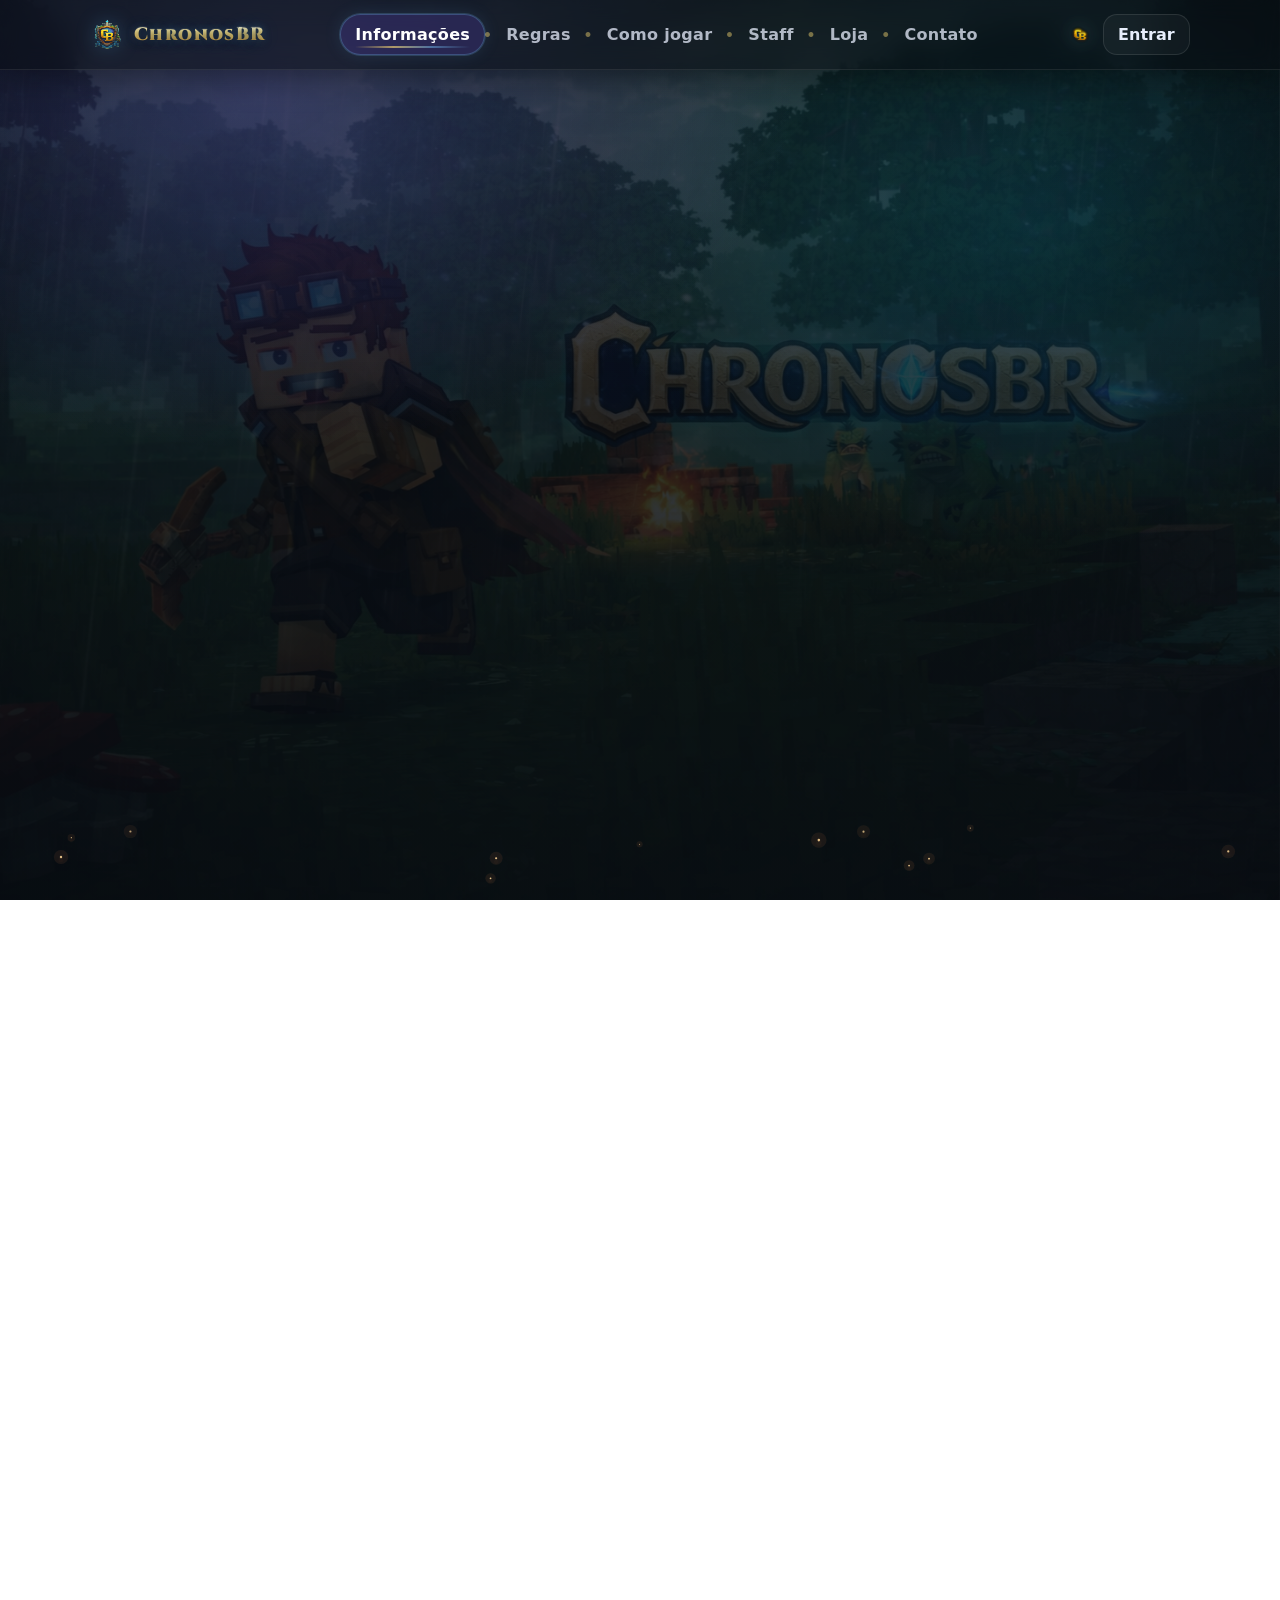
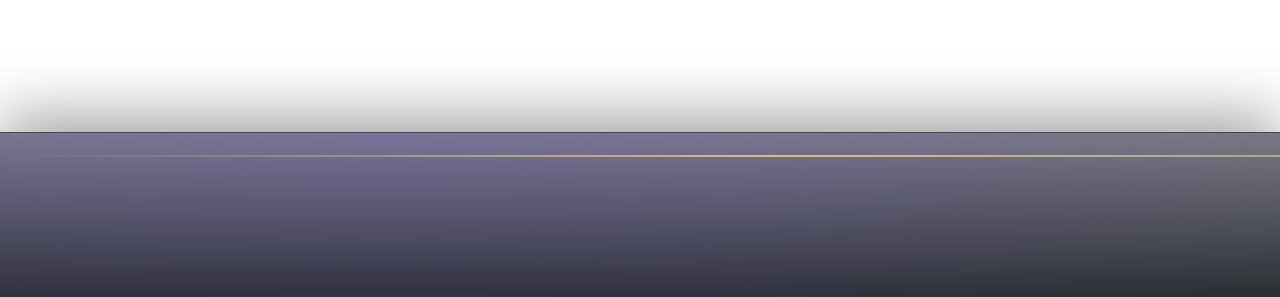
<file: site-hytale-server/index.html>
<!doctype html>

<html lang="pt-br">

<head>
    <meta charset="utf-8" />
    <meta content="width=device-width,initial-scale=1" name="viewport" />
    <title>ChronosBR | Hytale</title>
    <link rel="icon" type="image/png" href="./assets/img/crest-letters.png" />
    <link rel="apple-touch-icon" href="./assets/img/crest-letters.png" />
    <link href="https://fonts.googleapis.com" rel="preconnect" />
    <link crossorigin="" href="https://fonts.gstatic.com" rel="preconnect" />
    <link href="https://fonts.googleapis.com/css2?family=Cinzel:wght@600;700;800&amp;display=swap" rel="stylesheet" />
    <link href="./assets/css/index.css" rel="stylesheet" />
</head>

<body>
    <header class="topbar">
        <div class="container topbar__inner">
            <a class="brand" href="#home"><img class="brand__crest" src="assets/img/crest-shield.png"
                    alt="Brasão ChronosBR" loading="lazy" /><span class="brand__text"
                    data-text="ChronosBR">ChronosBR</span></a>
            <nav class="nav" id="nav">
                <a href="#sobre">Informações</a><a href="#regras">Regras</a><a href="#como-jogar">Como jogar</a><a
                    href="#staff">Staff</a><a href="./loja.html">Loja</a><a href="#contato">Contato</a>
            </nav>
            <div class="authBar">
                <img class="authCrest" src="assets/img/crest-letters.png" alt="Monograma CB" loading="lazy" />
                <a class="btn authBtn" href="./auth.html">Entrar</a>
            </div>
            <button aria-label="Abrir menu" class="menuBtn" id="menuBtn">☰</button>
        </div>
    </header>
    <main class="site" id="home">
        <section class="hero">
            <div class="container hero__inner">
                <div>
                    <h1>Bem-vindo ao <span class="accent">ChronosBR</span></h1>
                    <p>Um mundo de aventuras, economia dinâmica, sistema RPG, progresso constante, clãs e eventos
                        especiais em um servidor feito para quem quer viver Hytale de verdade. Entre agora e faça parte
                        da comunidade.
                    </p>
                    <div class="hero__actions">
                        <a class="btn primary" href="https://discord.com/" rel="noreferrer" target="_blank">Entrar no
                            Discord</a>
                        <a class="btn ghost" href="./loja.html">Ir para a loja</a>
                    </div>
                    <div class="chips">
                        <span class="chip">✅ Comunidade ativa</span>
                        <span class="chip">🎯 Eventos semanais</span>
                        <span class="chip">🛡️ Staff presente</span>
                    </div>
                </div>
                <div class="card statusCard">
                    <div class="statusHeader">
                        <h3>Status</h3>
                        <span class="statusBadge">OFFLINE</span>
                    </div>
                    <p class="muted" id="statusText">IP do servidor:</p>
                    <div class="ipBox">
                        <code id="serverIp">enx-cirion-64.enx.host:11203</code>
                        <button class="btn ghost" id="copyIpBtn" type="button">Copiar</button>
                    </div>
                    <div class="statusRow">
                        <span class="dot"></span>
                        <span>Servidor: <strong>indisponível</strong></span>
                    </div>
                    <small class="muted">Quando fizer sentido, a gente troca esse “status” por algo automático.</small>
                </div>
            </div>
        </section>
        <section class="section" id="sobre">
            <div class="container">
                <h2 class="title-fantasy t-emerald">Sobre o ChronosBR</h2>
                <p class="muted">
                    O ChronosBR é um servidor criado para jogadores que gostam de viver uma jornada completa dentro do
                    mundo de Hytale. Aqui você pode evoluir no seu próprio ritmo, fazer novas amizades e participar de
                    eventos que movimentam toda a comunidade. Nosso servidor conta com um sistema de RPG ativo, onde
                    você pode evoluir suas habilidades, subir de nível e ganhar experiência através de diversas
                    atividades dentro do jogo. Todo o sistema de progressão foi cuidadosamente ajustado para
                    proporcionar uma evolução equilibrada e satisfatória. Também oferecemos proteção de terrenos,
                    permitindo que cada jogador tenha seu próprio espaço para construir com segurança. Se você gosta de
                    criar grandes projetos, cidades ou bases gigantes, o ChronosBR é o lugar ideal para transformar suas
                    ideias em realidade. Além disso, o servidor possui sistema de Party, permitindo a criação de clãs,
                    guildas ou equipes, incentivando a cooperação entre jogadores e fortalecendo a comunidade dentro do
                    jogo. Nossa missão é simples: trazer sempre novos conteúdos, manter o servidor ativo e ouvir a
                    comunidade. Acreditamos que um grande servidor é construído junto com seus jogadores, e cada membro
                    faz parte dessa jornada de crescimento. Entre no ChronosBR e faça parte dessa aventura.
                </p>
                <div class="grid3">
                    <div class="card">
                        <h3>Experiência</h3>
                        <p>Progressão equilibrada, recompensas e conteúdo constante.</p>
                    </div>
                    <div class="card">
                        <h3>Economia</h3>
                        <p>Mercado entre jogadores, lojas e eventos com premiação.</p>
                    </div>
                    <div class="card">
                        <h3>Eventos</h3>
                        <p>Campeonatos, raids, corridas e desafios semanais.</p>
                    </div>
                </div>
            </div>
        </section>
        <section class="section" id="regras">
            <div class="container">
                <h2 class="title-fantasy t-copper">Regras</h2>

                <div class="rules-panel">
                    <div class="rules-grid">

                        <article class="rule-card rule-card--conduct reveal">
                            <h3 class="rule-title">
                                <span class="rule-icon" aria-hidden="true">
                                    <svg viewBox="0 0 24 24" width="22" height="22" fill="none"
                                        xmlns="http://www.w3.org/2000/svg">
                                        <path d="M12 3v18" stroke="currentColor" stroke-width="2"
                                            stroke-linecap="round" />
                                        <path d="M6 6h12" stroke="currentColor" stroke-width="2"
                                            stroke-linecap="round" />
                                        <path d="M7 6l-4 7a5 5 0 0 0 10 0L7 6Z" stroke="currentColor" stroke-width="2"
                                            stroke-linejoin="round" />
                                        <path d="M17 6l-4 7a5 5 0 0 0 10 0l-6-7Z" stroke="currentColor" stroke-width="2"
                                            stroke-linejoin="round" />
                                    </svg>
                                </span>
                                Conduta e Comunidade
                            </h3>
                            <ul class="rule-list">
                                <li>Respeito em primeiro lugar: trate todos os jogadores com educação. Ofensas,
                                    xingamentos ou
                                    comportamento tóxico não serão tolerados.</li>

                                <li>É proibido qualquer tipo de discriminação, assédio ou discurso de ódio (racismo,
                                    homofobia,
                                    xenofobia, etc.). Esse tipo de comportamento pode resultar em banimento imediato.
                                </li>

                                <li>Discussões devem ser mantidas em um nível saudável. Evite brigas, provocações ou
                                    gerar
                                    conflitos desnecessários.</li>

                                <li>Não tente enganar ou aplicar golpes em outros jogadores dentro do servidor.</li>

                                <li>Spam, flood ou divulgação de outros servidores, links ou redes sociais sem
                                    autorização da
                                    staff não são permitidos.</li>

                                <li>Não compartilhe informações pessoais suas ou de outros jogadores dentro do servidor.
                                </li>

                                <li>É proibido prejudicar propositalmente a experiência de jogo de outros jogadores.
                                </li>
                            </ul>
                        </article>

                        <article class="rule-card rule-card--build reveal">
                            <h3 class="rule-title">
                                <span class="rule-icon" aria-hidden="true">
                                    <svg viewBox="0 0 24 24" width="22" height="22" fill="none"
                                        xmlns="http://www.w3.org/2000/svg">
                                        <path d="M3 11.5 12 4l9 7.5V20a1 1 0 0 1-1 1h-5v-6H9v6H4a1 1 0 0 1-1-1v-8.5Z"
                                            stroke="currentColor" stroke-width="2" stroke-linejoin="round" />
                                        <path d="M9 10h6" stroke="currentColor" stroke-width="2"
                                            stroke-linecap="round" />
                                    </svg>
                                </span>
                                Construções e Terrenos
                            </h3>
                            <ul class="rule-list">
                                <li>Construções ofensivas, inadequadas ou que desrespeitem outros jogadores não são
                                    permitidas.
                                </li>

                                <li>Terrenos protegidos são de responsabilidade do proprietário. Tenha cuidado ao
                                    conceder
                                    acesso a outros jogadores. Caso alguém autorizado destrua construções, roube itens
                                    ou cause
                                    qualquer tipo de dano dentro do terreno, a equipe do servidor não se responsabiliza
                                    por
                                    perdas ou prejuízos.</li>
                            </ul>
                        </article>

                        <article class="rule-card rule-card--system reveal">
                            <h3 class="rule-title">
                                <span class="rule-icon" aria-hidden="true">
                                    <svg viewBox="0 0 24 24" width="22" height="22" fill="none"
                                        xmlns="http://www.w3.org/2000/svg">
                                        <path d="M12 2l7 4v6c0 6-3.5 9.5-7 10-3.5-.5-7-4-7-10V6l7-4Z"
                                            stroke="currentColor" stroke-width="2" stroke-linejoin="round" />
                                        <path d="M9 12l2 2 4-5" stroke="currentColor" stroke-width="2"
                                            stroke-linecap="round" stroke-linejoin="round" />
                                    </svg>
                                </span>
                                Sistema e Administração
                            </h3>
                            <ul class="rule-list">
                                <li>Não utilize trapaças, hacks, clientes modificados ilegais, exploits ou qualquer
                                    recurso que
                                    ofereça vantagem injusta.</li>

                                <li>Uso de múltiplas contas para obter vantagens indevidas pode resultar em punição.
                                </li>

                                <li>É proibido criar nomes de jogadores ou clãs ofensivos, impróprios ou que imitem
                                    membros da
                                    staff.</li>

                                <li>Não finja ser membro da staff ou utilize informações falsas para enganar outros
                                    jogadores.
                                </li>

                                <li>Eventos organizados pela staff devem ser respeitados. Qualquer tentativa de
                                    atrapalhar
                                    eventos poderá resultar em punição.</li>

                                <li>As decisões da staff devem ser respeitadas. Caso discorde de alguma punição, utilize
                                    os
                                    meios oficiais para recorrer.</li>

                                <li>As regras podem ser atualizadas a qualquer momento para manter o servidor organizado
                                    e justo
                                    para todos.</li>
                            </ul>
                        </article>

                    </div>
                </div>
            </div>
        </section>
        <section class="section" id="como-jogar">
            <div class="container">
                <h2 class="title-fantasy t-ice">Como jogar</h2>
                <div class="grid2">
                    <div class="card">
                        <h3>1) Copie o IP</h3>
                        <p>Clique em <strong>Copiar</strong> no card do IP ali em cima.</p>
                    </div>
                    <div class="card">
                        <h3>2) Entre no Discord</h3>
                        <p>Fique por dentro de avisos, eventos e suporte.</p>
                    </div>
                    <div class="card">
                        <h3>3) Abra o Hytale</h3>
                        <p>Assim que o jogo/servidor estiver disponível, você entra com a mesma ideia de “adicionar
                            servidor”.</p>
                    </div>
                    <div class="card">
                        <h3>4) Comece sua jornada</h3>
                        <p>Explore, participe dos eventos e evolua com a galera.</p>
                    </div>
                </div>
            </div>
        </section>
        <section class="section" id="staff">
            <div class="container">
                <h2 class="title-fantasy t-gold">Staff</h2>
                <div class="grid3">
                    <div class="card staff">
                        <div class="avatar">CEO</div>
                        <div>
                            <h3>Tiofabii</h3>
                            <p class="muted">Fundador</p>
                        </div>
                    </div>
                    <div class="card staff">
                        <div class="avatar">A</div>
                        <div>
                            <h3>Admin 1</h3>
                            <p class="muted">Admin</p>
                        </div>
                    </div>
                    <div class="card staff">
                        <div class="avatar">M</div>
                        <div>
                            <h3>Mod 1</h3>
                            <p class="muted">Moderador</p>
                        </div>
                    </div>
                </div>
            </div>
        </section>

        <section class="section" id="contato">
            <div class="container">
                <h2 class="title-fantasy t-amethyst">Contato</h2>
                <div class="grid2">
                    <form class="card" id="contactForm">
                        <label>
                            Seu nome
                            <input name="name" placeholder="Seu nome" required="" />
                        </label>
                        <label>
                            Mensagem
                            <textarea name="msg" placeholder="Escreva sua mensagem..." required="" rows="5"></textarea>
                        </label>
                        <button class="btn primary" type="submit">Enviar</button>
                        <p class="muted" id="formMsg"></p>
                        <small class="muted">Obs: por enquanto o envio é simulação (não manda e-mail de
                            verdade).</small>

                    </form>
                    <div class="card">
                        <h3>Conecte-se</h3>
                        <div class="social-links" aria-label="Links de contato">
                            <a class="social-link disabled" href="#" aria-disabled="true"
                                title="Discord: convite em breve">
                                <span class="social-icon" aria-hidden="true">
                                    <!-- Discord (SVG) -->
                                    <svg viewBox="0 0 24 24" width="26" height="26" fill="none"
                                        xmlns="http://www.w3.org/2000/svg">
                                        <path d="M8.2 8.4c1.1-.8 2.4-1.2 3.8-1.2s2.7.4 3.8 1.2" stroke="currentColor"
                                            stroke-width="1.8" stroke-linecap="round" />
                                        <path d="M8.3 15.6c1.1.8 2.3 1.2 3.7 1.2s2.6-.4 3.7-1.2" stroke="currentColor"
                                            stroke-width="1.8" stroke-linecap="round" />
                                        <path d="M9.2 12.2h.01" stroke="currentColor" stroke-width="3.2"
                                            stroke-linecap="round" />
                                        <path d="M14.8 12.2h.01" stroke="currentColor" stroke-width="3.2"
                                            stroke-linecap="round" />
                                        <path
                                            d="M6.2 6.8c1.9-1.4 3.9-2.1 5.8-2.1s3.9.7 5.8 2.1c.9 2 1.4 4.2 1.4 6.4 0 2.1-.4 3.8-1.2 5.1-1.9 1.4-3.9 2.1-6 2.1s-4.1-.7-6-2.1c-.8-1.3-1.2-3-1.2-5.1 0-2.2.5-4.4 1.4-6.4Z"
                                            stroke="currentColor" stroke-width="1.6" stroke-linejoin="round" />
                                    </svg>
                                </span>
                                <span class="social-label">Discord</span>
                                <span class="social-sub">em breve</span>
                            </a>

                            <a class="social-link" href="mailto:fpiedadecont@outlook.com?subject=Contato%20ChronosBR"
                                title="Enviar e-mail">
                                <span class="social-icon" aria-hidden="true">
                                    <!-- Outlook / Email (SVG) -->
                                    <svg viewBox="0 0 24 24" width="26" height="26" fill="none"
                                        xmlns="http://www.w3.org/2000/svg">
                                        <path d="M4.5 7.5h15v10a2 2 0 0 1-2 2h-11a2 2 0 0 1-2-2v-10Z"
                                            stroke="currentColor" stroke-width="1.6" stroke-linejoin="round" />
                                        <path d="M4.8 8.1 12 13.2l7.2-5.1" stroke="currentColor" stroke-width="1.6"
                                            stroke-linecap="round" stroke-linejoin="round" />
                                    </svg>
                                </span>
                                <span class="social-label">Outlook</span>
                                <span class="social-sub">enviar e-mail</span>
                            </a>
                        </div>
                        <small class="muted">Assim que você tiver o link do convite do Discord, eu ativo aqui.</small>
                    </div>
                </div>
            </div>
        </section>
    </main>
    <footer class="footer">
        <div class="footer__goldline" aria-hidden="true"></div>

        <div class="container footer__grid">
            <div class="footer__col">
                <div class="footer__brand">
                    <span class="footer__copy">© <span id="year"></span> ChronosBR — Todos os direitos
                        reservados.</span>
                    <img class="footer__crest" src="assets/img/crest-shield.png" alt="Brasão ChronosBR"
                        loading="lazy" />
                    <span class="footer__name">ChronosBR</span>
                    <img class="footer__hytale" src="assets/img/hytale-badge.png" alt="Hytale" loading="lazy">
                </div>

                <div class="footer__actions" aria-label="Atalhos">
                    <a class="footer__icon footer__icon--disabled" href="#" aria-label="Discord (em breve)"
                        title="Discord (em breve)" role="link" aria-disabled="true">
                        <svg viewBox="0 0 24 24" width="20" height="20" aria-hidden="true" focusable="false">
                            <path d="M7.5 10.2c.7-1.4 2.2-2.3 4.5-2.3s3.8.9 4.5 2.3" fill="none" stroke="currentColor"
                                stroke-width="1.8" stroke-linecap="round" />
                            <path d="M8.2 15.2c1 .9 2.4 1.4 3.8 1.4s2.8-.5 3.8-1.4" fill="none" stroke="currentColor"
                                stroke-width="1.8" stroke-linecap="round" />
                            <path
                                d="M4.8 9.6c.7-2.7 3.7-4.6 7.2-4.6s6.5 1.9 7.2 4.6c.5 1.9.3 4.4-.7 6.1-1.3 2.2-3.7 3.3-6.5 3.3s-5.2-1.1-6.5-3.3c-1-1.7-1.2-4.2-.7-6.1Z"
                                fill="none" stroke="currentColor" stroke-width="1.8" stroke-linejoin="round" />
                            <circle cx="9.4" cy="12.2" r="1" fill="currentColor" />
                            <circle cx="14.6" cy="12.2" r="1" fill="currentColor" />
                        </svg>
                    </a>

                    <a class="footer__icon" href="mailto:fpiedadecont@outlook.com?subject=Contato%20-%20ChronosBR"
                        aria-label="Enviar e-mail" title="Enviar e-mail">
                        <svg viewBox="0 0 24 24" width="20" height="20" aria-hidden="true" focusable="false">
                            <path d="M4 6h16v12H4z" fill="none" stroke="currentColor" stroke-width="1.8"
                                stroke-linejoin="round" />
                            <path d="M4 7l8 6 8-6" fill="none" stroke="currentColor" stroke-width="1.8"
                                stroke-linecap="round" stroke-linejoin="round" />
                        </svg>
                    </a>

                    <span class="footer__hint">Discord: em breve • E-mail: fpiedadecont@outlook.com</span>
                </div>
            </div>

            <div class="footer__col footer__col--right">
                <a class="footer__top" href="#home" aria-label="Voltar ao topo">
                    <span>Voltar ao topo</span>
                    <svg viewBox="0 0 24 24" width="18" height="18" aria-hidden="true" focusable="false">
                        <path d="M12 6l-6 6M12 6l6 6" fill="none" stroke="currentColor" stroke-width="1.8"
                            stroke-linecap="round" />
                    </svg>
                </a>
            </div>
        </div>
    </footer>

    <script src="./assets/js/FireSpark.js"></script>
    <script src="./assets/js/main.js"></script>
</body>

</html>
</file>
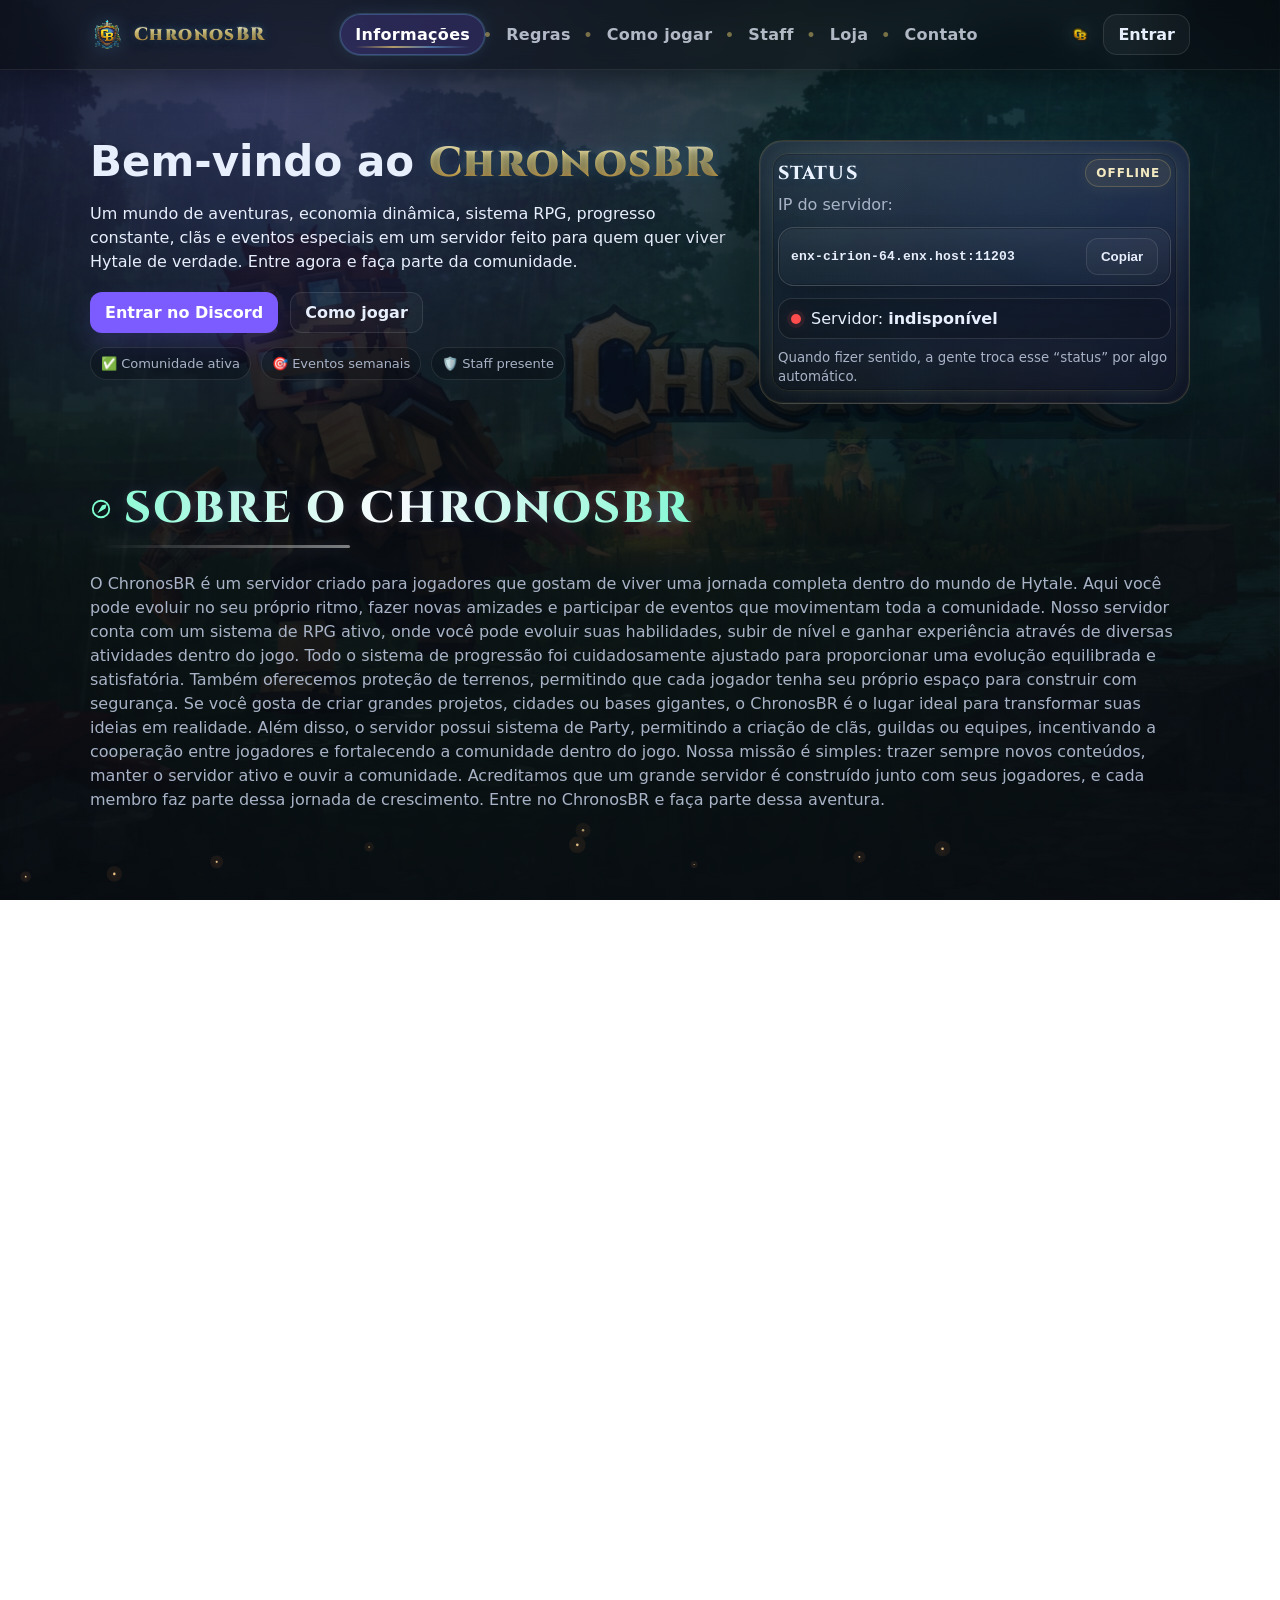
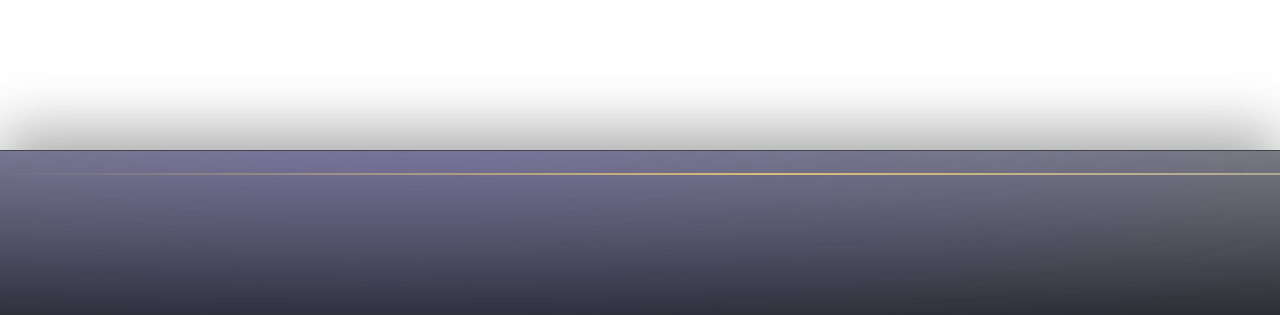
<file: ChronosBR/site-hytale-server/index.html>
<!doctype html>

<html lang="pt-br">

<head>
    <meta charset="utf-8" />
    <meta content="width=device-width,initial-scale=1" name="viewport" />
    <title>ChronosBR | Hytale</title>
    <link href="https://fonts.googleapis.com" rel="preconnect" />
    <link crossorigin="" href="https://fonts.gstatic.com" rel="preconnect" />
    <link href="https://fonts.googleapis.com/css2?family=Cinzel:wght@600;700;800&amp;display=swap" rel="stylesheet" />
    <link href="./assets/css/style.css" rel="stylesheet" />
</head>

<body>
    <header class="topbar">
        <div class="container topbar__inner">
            <a class="brand" href="#home"><img class="brand__crest" src="assets/img/crest-shield.png"
                    alt="Brasão ChronosBR" loading="lazy" /><span class="brand__text"
                    data-text="ChronosBR">ChronosBR</span></a>
            <nav class="nav" id="nav">
                <a href="#sobre">Informações</a><a href="#regras">Regras</a><a href="#como-jogar">Como jogar</a><a
                    href="#staff">Staff</a><a href="#loja">Loja</a><a href="#contato">Contato</a>
            </nav>
            <div class="authBar">
                <img class="authCrest" src="assets/img/crest-letters.png" alt="Monograma CB" loading="lazy" />
                <a class="btn authBtn" href="./auth.html">Entrar</a>
            </div>
            <button aria-label="Abrir menu" class="menuBtn" id="menuBtn">☰</button>
        </div>
    </header>
    <main class="site" id="home">
        <section class="hero">
            <div class="container hero__inner">
                <div>
                    <h1>Bem-vindo ao <span class="accent">ChronosBR</span></h1>
                    <p>Um mundo de aventuras, economia dinâmica, sistema RPG, progresso constante, clãs e eventos
                        especiais em um servidor feito para quem quer viver Hytale de verdade. Entre agora e faça parte
                        da comunidade.
                    </p>
                    <div class="hero__actions">
                        <a class="btn primary" href="https://discord.com/" rel="noreferrer" target="_blank">Entrar no
                            Discord</a>
                        <a class="btn ghost" href="#como-jogar">Como jogar</a>
                    </div>
                    <div class="chips">
                        <span class="chip">✅ Comunidade ativa</span>
                        <span class="chip">🎯 Eventos semanais</span>
                        <span class="chip">🛡️ Staff presente</span>
                    </div>
                </div>
                <div class="card statusCard">
                    <div class="statusHeader">
                        <h3>Status</h3>
                        <span class="statusBadge">OFFLINE</span>
                    </div>
                    <p class="muted" id="statusText">IP do servidor:</p>
                    <div class="ipBox">
                        <code id="serverIp">enx-cirion-64.enx.host:11203</code>
                        <button class="btn ghost" id="copyIpBtn" type="button">Copiar</button>
                    </div>
                    <div class="statusRow">
                        <span class="dot"></span>
                        <span>Servidor: <strong>indisponível</strong></span>
                    </div>
                    <small class="muted">Quando fizer sentido, a gente troca esse “status” por algo automático.</small>
                </div>
            </div>
        </section>
        <section class="section" id="sobre">
            <div class="container">
                <h2 class="title-fantasy t-emerald">Sobre o ChronosBR</h2>
                <p class="muted">
                    O ChronosBR é um servidor criado para jogadores que gostam de viver uma jornada completa dentro do
                    mundo de Hytale. Aqui você pode evoluir no seu próprio ritmo, fazer novas amizades e participar de
                    eventos que movimentam toda a comunidade. Nosso servidor conta com um sistema de RPG ativo, onde
                    você pode evoluir suas habilidades, subir de nível e ganhar experiência através de diversas
                    atividades dentro do jogo. Todo o sistema de progressão foi cuidadosamente ajustado para
                    proporcionar uma evolução equilibrada e satisfatória. Também oferecemos proteção de terrenos,
                    permitindo que cada jogador tenha seu próprio espaço para construir com segurança. Se você gosta de
                    criar grandes projetos, cidades ou bases gigantes, o ChronosBR é o lugar ideal para transformar suas
                    ideias em realidade. Além disso, o servidor possui sistema de Party, permitindo a criação de clãs,
                    guildas ou equipes, incentivando a cooperação entre jogadores e fortalecendo a comunidade dentro do
                    jogo. Nossa missão é simples: trazer sempre novos conteúdos, manter o servidor ativo e ouvir a
                    comunidade. Acreditamos que um grande servidor é construído junto com seus jogadores, e cada membro
                    faz parte dessa jornada de crescimento. Entre no ChronosBR e faça parte dessa aventura.
                </p>
                <div class="grid3">
                    <div class="card">
                        <h3>Experiência</h3>
                        <p>Progressão equilibrada, recompensas e conteúdo constante.</p>
                    </div>
                    <div class="card">
                        <h3>Economia</h3>
                        <p>Mercado entre jogadores, lojas e eventos com premiação.</p>
                    </div>
                    <div class="card">
                        <h3>Eventos</h3>
                        <p>Campeonatos, raids, corridas e desafios semanais.</p>
                    </div>
                </div>
            </div>
        </section>
        <section class="section" id="regras">
            <div class="container">
                <h2 class="title-fantasy t-copper">Regras</h2>

                <div class="rules-panel">
                    <div class="rules-grid">

                        <article class="rule-card rule-card--conduct reveal">
                            <h3 class="rule-title">
                                <span class="rule-icon" aria-hidden="true">
                                    <svg viewBox="0 0 24 24" width="22" height="22" fill="none"
                                        xmlns="http://www.w3.org/2000/svg">
                                        <path d="M12 3v18" stroke="currentColor" stroke-width="2"
                                            stroke-linecap="round" />
                                        <path d="M6 6h12" stroke="currentColor" stroke-width="2"
                                            stroke-linecap="round" />
                                        <path d="M7 6l-4 7a5 5 0 0 0 10 0L7 6Z" stroke="currentColor" stroke-width="2"
                                            stroke-linejoin="round" />
                                        <path d="M17 6l-4 7a5 5 0 0 0 10 0l-6-7Z" stroke="currentColor" stroke-width="2"
                                            stroke-linejoin="round" />
                                    </svg>
                                </span>
                                Conduta e Comunidade
                            </h3>
                            <ul class="rule-list">
                                <li>Respeito em primeiro lugar: trate todos os jogadores com educação. Ofensas,
                                    xingamentos ou
                                    comportamento tóxico não serão tolerados.</li>

                                <li>É proibido qualquer tipo de discriminação, assédio ou discurso de ódio (racismo,
                                    homofobia,
                                    xenofobia, etc.). Esse tipo de comportamento pode resultar em banimento imediato.
                                </li>

                                <li>Discussões devem ser mantidas em um nível saudável. Evite brigas, provocações ou
                                    gerar
                                    conflitos desnecessários.</li>

                                <li>Não tente enganar ou aplicar golpes em outros jogadores dentro do servidor.</li>

                                <li>Spam, flood ou divulgação de outros servidores, links ou redes sociais sem
                                    autorização da
                                    staff não são permitidos.</li>

                                <li>Não compartilhe informações pessoais suas ou de outros jogadores dentro do servidor.
                                </li>

                                <li>É proibido prejudicar propositalmente a experiência de jogo de outros jogadores.
                                </li>
                            </ul>
                        </article>

                        <article class="rule-card rule-card--build reveal">
                            <h3 class="rule-title">
                                <span class="rule-icon" aria-hidden="true">
                                    <svg viewBox="0 0 24 24" width="22" height="22" fill="none"
                                        xmlns="http://www.w3.org/2000/svg">
                                        <path d="M3 11.5 12 4l9 7.5V20a1 1 0 0 1-1 1h-5v-6H9v6H4a1 1 0 0 1-1-1v-8.5Z"
                                            stroke="currentColor" stroke-width="2" stroke-linejoin="round" />
                                        <path d="M9 10h6" stroke="currentColor" stroke-width="2"
                                            stroke-linecap="round" />
                                    </svg>
                                </span>
                                Construções e Terrenos
                            </h3>
                            <ul class="rule-list">
                                <li>Construções ofensivas, inadequadas ou que desrespeitem outros jogadores não são
                                    permitidas.
                                </li>

                                <li>Terrenos protegidos são de responsabilidade do proprietário. Tenha cuidado ao
                                    conceder
                                    acesso a outros jogadores. Caso alguém autorizado destrua construções, roube itens
                                    ou cause
                                    qualquer tipo de dano dentro do terreno, a equipe do servidor não se responsabiliza
                                    por
                                    perdas ou prejuízos.</li>
                            </ul>
                        </article>

                        <article class="rule-card rule-card--system reveal">
                            <h3 class="rule-title">
                                <span class="rule-icon" aria-hidden="true">
                                    <svg viewBox="0 0 24 24" width="22" height="22" fill="none"
                                        xmlns="http://www.w3.org/2000/svg">
                                        <path d="M12 2l7 4v6c0 6-3.5 9.5-7 10-3.5-.5-7-4-7-10V6l7-4Z"
                                            stroke="currentColor" stroke-width="2" stroke-linejoin="round" />
                                        <path d="M9 12l2 2 4-5" stroke="currentColor" stroke-width="2"
                                            stroke-linecap="round" stroke-linejoin="round" />
                                    </svg>
                                </span>
                                Sistema e Administração
                            </h3>
                            <ul class="rule-list">
                                <li>Não utilize trapaças, hacks, clientes modificados ilegais, exploits ou qualquer
                                    recurso que
                                    ofereça vantagem injusta.</li>

                                <li>Uso de múltiplas contas para obter vantagens indevidas pode resultar em punição.
                                </li>

                                <li>É proibido criar nomes de jogadores ou clãs ofensivos, impróprios ou que imitem
                                    membros da
                                    staff.</li>

                                <li>Não finja ser membro da staff ou utilize informações falsas para enganar outros
                                    jogadores.
                                </li>

                                <li>Eventos organizados pela staff devem ser respeitados. Qualquer tentativa de
                                    atrapalhar
                                    eventos poderá resultar em punição.</li>

                                <li>As decisões da staff devem ser respeitadas. Caso discorde de alguma punição, utilize
                                    os
                                    meios oficiais para recorrer.</li>

                                <li>As regras podem ser atualizadas a qualquer momento para manter o servidor organizado
                                    e justo
                                    para todos.</li>
                            </ul>
                        </article>

                    </div>
                </div>
            </div>
        </section>
        <section class="section" id="como-jogar">
            <div class="container">
                <h2 class="title-fantasy t-ice">Como jogar</h2>
                <div class="grid2">
                    <div class="card">
                        <h3>1) Copie o IP</h3>
                        <p>Clique em <strong>Copiar</strong> no card do IP ali em cima.</p>
                    </div>
                    <div class="card">
                        <h3>2) Entre no Discord</h3>
                        <p>Fique por dentro de avisos, eventos e suporte.</p>
                    </div>
                    <div class="card">
                        <h3>3) Abra o Hytale</h3>
                        <p>Assim que o jogo/servidor estiver disponível, você entra com a mesma ideia de “adicionar
                            servidor”.</p>
                    </div>
                    <div class="card">
                        <h3>4) Comece sua jornada</h3>
                        <p>Explore, participe dos eventos e evolua com a galera.</p>
                    </div>
                </div>
            </div>
        </section>
        <section class="section" id="staff">
            <div class="container">
                <h2 class="title-fantasy t-gold">Staff</h2>
                <div class="grid3">
                    <div class="card staff">
                        <div class="avatar">CEO</div>
                        <div>
                            <h3>Tiofabii</h3>
                            <p class="muted">Fundador</p>
                        </div>
                    </div>
                    <div class="card staff">
                        <div class="avatar">A</div>
                        <div>
                            <h3>Admin 1</h3>
                            <p class="muted">Admin</p>
                        </div>
                    </div>
                    <div class="card staff">
                        <div class="avatar">M</div>
                        <div>
                            <h3>Mod 1</h3>
                            <p class="muted">Moderador</p>
                        </div>
                    </div>
                </div>
            </div>
        </section>

        <section class="section" id="loja">
            <div class="container">
                <h2 class="title-fantasy t-gold">Loja</h2>
                <p class="muted">
                    Aqui você encontra os <strong>planos VIP</strong> do ChronosBR. Tudo pensado pra manter o jogo
                    justo, mas com vantagens
                    premium e um visual bem “Hytale”.
                </p>

                <div class="vipPay card">
                    <div class="vipPay__top">
                        <h3>Pagamento (Mercado Pago)</h3>
                        <div class="vipPay__badges" aria-label="Métodos aceitos">
                            <span class="payBadge">Pix</span>
                            <span class="payBadge">Débito</span>
                            <span class="payBadge">Crédito</span>
                        </div>
                    </div>
                    <p class="muted vipPay__text">
                        Os pagamentos são feitos pelo <strong>Mercado Pago</strong> (Pix / Débito / Crédito).
                        Clique em <strong>Comprar</strong> e você será direcionado ao meu WhatsApp para receber o link
                        de pagamento certinho e ativar seu VIP.
                    </p>
                    <small class="muted vipPay__hint">Dica: já vai com a mensagem pronta — só preencha seu nick e
                        envie.</small>
                </div>

                <div class="vipGrid">
                    <div class="card vipPlan vip-bronze">
                        <div class="vipTop">
                            <div>
                                <h3>VIP Bronze</h3>
                                <p class="muted vipDesc">Entrada perfeita pra apoiar o servidor e ganhar perks leves.
                                </p>
                            </div>
                            <span class="vipTag">POPULAR</span>
                        </div>

                        <div class="vipPrice">
                            <span class="vipCurrency">R$</span>
                            <span class="vipValue">9,90</span>
                            <span class="vipPeriod">/mês</span>
                        </div>

                        <ul class="vipList">
                            <li>Tag VIP no chat</li>
                            <li>Kit inicial (cosmético/itens leves)</li>
                            <li>Fila reduzida em eventos</li>
                            <li>Suporte prioritário no Discord</li>
                        </ul>

                        <a class="btn primary vipBtn"
                            href="https://wa.me/5527996083698?text=Ol%C3%A1%21%20Tenho%20interesse%20em%20comprar%20o%20VIP%20Bronze%20do%20ChronosBR.%20Meu%20nick%20%C3%A9%3A%20____"
                            target="_blank" rel="noreferrer">Comprar VIP Bronze</a>
                        <small class="muted vipHint">Você será direcionado ao WhatsApp com a mensagem pronta para fechar
                            o pagamento (Mercado Pago).</small>
                    </div>

                    <div class="card vipPlan vip-silver">
                        <div class="vipTop">
                            <div>
                                <h3>VIP Prata</h3>
                                <p class="muted vipDesc">Um upgrade completo com mais conforto e benefícios de gameplay.
                                </p>
                            </div>
                            <span class="vipTag">BEST VALUE</span>
                        </div>

                        <div class="vipPrice">
                            <span class="vipCurrency">R$</span>
                            <span class="vipValue">19,90</span>
                            <span class="vipPeriod">/mês</span>
                        </div>

                        <ul class="vipList">
                            <li>Todos os benefícios do Bronze</li>
                            <li>Kit VIP melhorado</li>
                            <li>Warp VIP (sem quebrar economia)</li>
                            <li>Cosméticos exclusivos (trail/partículas)</li>
                        </ul>

                        <a class="btn primary vipBtn"
                            href="https://wa.me/5527996083698?text=Ol%C3%A1%21%20Tenho%20interesse%20em%20comprar%20o%20VIP%20Prata%20do%20ChronosBR.%20Meu%20nick%20%C3%A9%3A%20____"
                            target="_blank" rel="noreferrer">Comprar VIP Prata</a>
                        <small class="muted vipHint">Você será direcionado ao WhatsApp com a mensagem pronta para fechar
                            o pagamento (Mercado Pago).</small>
                    </div>

                    <div class="card vipPlan vip-gold">
                        <div class="vipTop">
                            <div>
                                <h3>VIP Ouro</h3>
                                <p class="muted vipDesc">O plano premium pra quem quer apoiar forte e brilhar no
                                    servidor.</p>
                            </div>
                            <span class="vipTag">PREMIUM</span>
                        </div>

                        <div class="vipPrice">
                            <span class="vipCurrency">R$</span>
                            <span class="vipValue">29,90</span>
                            <span class="vipPeriod">/mês</span>
                        </div>

                        <ul class="vipList">
                            <li>Todos os benefícios do Prata</li>
                            <li>Kit VIP completo</li>
                            <li>Benefícios em eventos (bonus de participação)</li>
                            <li>Role especial no Discord</li>
                        </ul>

                        <a class="btn primary vipBtn"
                            href="https://wa.me/5527996083698?text=Ol%C3%A1%21%20Tenho%20interesse%20em%20comprar%20o%20VIP%20Ouro%20do%20ChronosBR.%20Meu%20nick%20%C3%A9%3A%20____"
                            target="_blank" rel="noreferrer">Comprar VIP Ouro</a>
                        <small class="muted vipHint">Você será direcionado ao WhatsApp com a mensagem pronta para fechar
                            o pagamento (Mercado Pago).</small>
                    </div>
                </div>

                <div class="vipNote card">
                    <h3>Como ativar seu VIP</h3>
                    <ol class="vipSteps">
                        <li>Finalize a compra no <strong>Mercado Pago</strong> (Pix / Débito / Crédito).</li>
                        <li>Entre no Discord do servidor e abra um ticket em <strong>#suporte</strong> (ou canal que
                            você
                            preferir).</li>
                        <li>Envie: <strong>seu nick</strong>, <strong>plano comprado</strong> e o
                            <strong>comprovante</strong>
                            (ou ID do pagamento).
                        </li>
                        <li>Após a conferência, a staff libera o VIP e confirma no ticket.</li>
                    </ol>
                    <p class="muted" style="margin: 0;">
                        Quer deixar isso 100% automático depois? Dá pra integrar checkout + entrega (webhook), mas já
                        deixei a Loja pronta no modelo seguro (manual) pra não quebrar nada no seu projeto.
                    </p>
                </div>

                <div class="vipFaq card">
                    <h3>FAQ / Regras do VIP</h3>

                    <details class="faqItem" open>
                        <summary>O VIP dá vantagem injusta (pay-to-win)?</summary>
                        <div class="faqBody muted">
                            Não. A ideia é focar em <strong>qualidade de vida</strong>, cosméticos e conforto.
                            Se você quiser, eu ajusto a lista de vantagens pra ficar ainda mais “justa”.
                        </div>
                    </details>

                    <details class="faqItem">
                        <summary>Como recebo o VIP depois do pagamento?</summary>
                        <div class="faqBody muted">
                            Faça a compra no Mercado Pago e abra um ticket no Discord com seu <strong>nick</strong>,
                            <strong>plano</strong> e o <strong>comprovante</strong> (ou ID do pagamento).
                        </div>
                    </details>

                    <details class="faqItem">
                        <summary>Quanto tempo demora para ativar?</summary>
                        <div class="faqBody muted">
                            Normalmente sai rápido, dependendo do horário e da disponibilidade da staff.
                            Em geral, a gente tenta resolver no mesmo dia.
                        </div>
                    </details>

                    <details class="faqItem">
                        <summary>Reembolso / chargeback</summary>
                        <div class="faqBody muted">
                            Caso você peça estorno, o VIP é removido.
                            Compras com chargeback podem resultar em bloqueio da conta (pra proteger o servidor).
                        </div>
                    </details>

                    <details class="faqItem">
                        <summary>Posso trocar de plano depois?</summary>
                        <div class="faqBody muted">
                            Pode. O jeito mais comum é comprar o novo plano e a staff ajusta sua permissão.
                            Se você preferir, a gente define regras de upgrade (diferença de valor, etc.).
                        </div>
                    </details>
                </div>
            </div>
        </section>

        <section class="section" id="contato">
            <div class="container">
                <h2 class="title-fantasy t-amethyst">Contato</h2>
                <div class="grid2">
                    <form class="card" id="contactForm">
                        <label>
                            Seu nome
                            <input name="name" placeholder="Seu nome" required="" />
                        </label>
                        <label>
                            Mensagem
                            <textarea name="msg" placeholder="Escreva sua mensagem..." required="" rows="5"></textarea>
                        </label>
                        <button class="btn primary" type="submit">Enviar</button>
                        <p class="muted" id="formMsg"></p>
                        <small class="muted">Obs: por enquanto o envio é simulação (não manda e-mail de
                            verdade).</small>

                        <div class="captcha-box">
                            <label id="captchaQuestion"></label>
                            <input type="number" id="captchaInput" placeholder="Resposta" required>
                        </div>

                    </form>
                    <div class="card">
                        <h3>Conecte-se</h3>
                        <div class="social-links" aria-label="Links de contato">
                            <a class="social-link disabled" href="#" aria-disabled="true"
                                title="Discord: convite em breve">
                                <span class="social-icon" aria-hidden="true">
                                    <!-- Discord (SVG) -->
                                    <svg viewBox="0 0 24 24" width="26" height="26" fill="none"
                                        xmlns="http://www.w3.org/2000/svg">
                                        <path d="M8.2 8.4c1.1-.8 2.4-1.2 3.8-1.2s2.7.4 3.8 1.2" stroke="currentColor"
                                            stroke-width="1.8" stroke-linecap="round" />
                                        <path d="M8.3 15.6c1.1.8 2.3 1.2 3.7 1.2s2.6-.4 3.7-1.2" stroke="currentColor"
                                            stroke-width="1.8" stroke-linecap="round" />
                                        <path d="M9.2 12.2h.01" stroke="currentColor" stroke-width="3.2"
                                            stroke-linecap="round" />
                                        <path d="M14.8 12.2h.01" stroke="currentColor" stroke-width="3.2"
                                            stroke-linecap="round" />
                                        <path
                                            d="M6.2 6.8c1.9-1.4 3.9-2.1 5.8-2.1s3.9.7 5.8 2.1c.9 2 1.4 4.2 1.4 6.4 0 2.1-.4 3.8-1.2 5.1-1.9 1.4-3.9 2.1-6 2.1s-4.1-.7-6-2.1c-.8-1.3-1.2-3-1.2-5.1 0-2.2.5-4.4 1.4-6.4Z"
                                            stroke="currentColor" stroke-width="1.6" stroke-linejoin="round" />
                                    </svg>
                                </span>
                                <span class="social-label">Discord</span>
                                <span class="social-sub">em breve</span>
                            </a>

                            <a class="social-link" href="mailto:fpiedadecont@outlook.com?subject=Contato%20ChronosBR"
                                title="Enviar e-mail">
                                <span class="social-icon" aria-hidden="true">
                                    <!-- Outlook / Email (SVG) -->
                                    <svg viewBox="0 0 24 24" width="26" height="26" fill="none"
                                        xmlns="http://www.w3.org/2000/svg">
                                        <path d="M4.5 7.5h15v10a2 2 0 0 1-2 2h-11a2 2 0 0 1-2-2v-10Z"
                                            stroke="currentColor" stroke-width="1.6" stroke-linejoin="round" />
                                        <path d="M4.8 8.1 12 13.2l7.2-5.1" stroke="currentColor" stroke-width="1.6"
                                            stroke-linecap="round" stroke-linejoin="round" />
                                    </svg>
                                </span>
                                <span class="social-label">Outlook</span>
                                <span class="social-sub">enviar e-mail</span>
                            </a>
                        </div>
                        <small class="muted">Assim que você tiver o link do convite do Discord, eu ativo aqui.</small>
                    </div>
                </div>
            </div>
        </section>
    </main>
    <footer class="footer">
        <div class="footer__goldline" aria-hidden="true"></div>

        <div class="container footer__grid">
            <div class="footer__col">
                <div class="footer__brand">
                    <span class="footer__copy">© <span id="year"></span> ChronosBR — Todos os direitos
                        reservados.</span>
                    <img class="footer__crest" src="assets/img/crest-shield.png" alt="Brasão ChronosBR"
                        loading="lazy" />
                    <span class="footer__name">ChronosBR</span>
                    <img class="footer__hytale" src="assets/img/hytale-badge.png" alt="Hytale" loading="lazy">
                </div>

                <div class="footer__actions" aria-label="Atalhos">
                    <a class="footer__icon footer__icon--disabled" href="#" aria-label="Discord (em breve)"
                        title="Discord (em breve)" role="link" aria-disabled="true">
                        <svg viewBox="0 0 24 24" width="20" height="20" aria-hidden="true" focusable="false">
                            <path d="M7.5 10.2c.7-1.4 2.2-2.3 4.5-2.3s3.8.9 4.5 2.3" fill="none" stroke="currentColor"
                                stroke-width="1.8" stroke-linecap="round" />
                            <path d="M8.2 15.2c1 .9 2.4 1.4 3.8 1.4s2.8-.5 3.8-1.4" fill="none" stroke="currentColor"
                                stroke-width="1.8" stroke-linecap="round" />
                            <path
                                d="M4.8 9.6c.7-2.7 3.7-4.6 7.2-4.6s6.5 1.9 7.2 4.6c.5 1.9.3 4.4-.7 6.1-1.3 2.2-3.7 3.3-6.5 3.3s-5.2-1.1-6.5-3.3c-1-1.7-1.2-4.2-.7-6.1Z"
                                fill="none" stroke="currentColor" stroke-width="1.8" stroke-linejoin="round" />
                            <circle cx="9.4" cy="12.2" r="1" fill="currentColor" />
                            <circle cx="14.6" cy="12.2" r="1" fill="currentColor" />
                        </svg>
                    </a>

                    <a class="footer__icon" href="mailto:fpiedadecont@outlook.com?subject=Contato%20-%20ChronosBR"
                        aria-label="Enviar e-mail" title="Enviar e-mail">
                        <svg viewBox="0 0 24 24" width="20" height="20" aria-hidden="true" focusable="false">
                            <path d="M4 6h16v12H4z" fill="none" stroke="currentColor" stroke-width="1.8"
                                stroke-linejoin="round" />
                            <path d="M4 7l8 6 8-6" fill="none" stroke="currentColor" stroke-width="1.8"
                                stroke-linecap="round" stroke-linejoin="round" />
                        </svg>
                    </a>

                    <span class="footer__hint">Discord: em breve • E-mail: fpiedadecont@outlook.com</span>
                </div>
            </div>

            <div class="footer__col footer__col--right">
                <a class="footer__top" href="#home" aria-label="Voltar ao topo">
                    <span>Voltar ao topo</span>
                    <svg viewBox="0 0 24 24" width="18" height="18" aria-hidden="true" focusable="false">
                        <path d="M12 6l-6 6M12 6l6 6" fill="none" stroke="currentColor" stroke-width="1.8"
                            stroke-linecap="round" />
                    </svg>
                </a>
            </div>
        </div>
    </footer>
    <script defer="" src="./assets/js/main.js"></script>
</body>

</html>
</file>
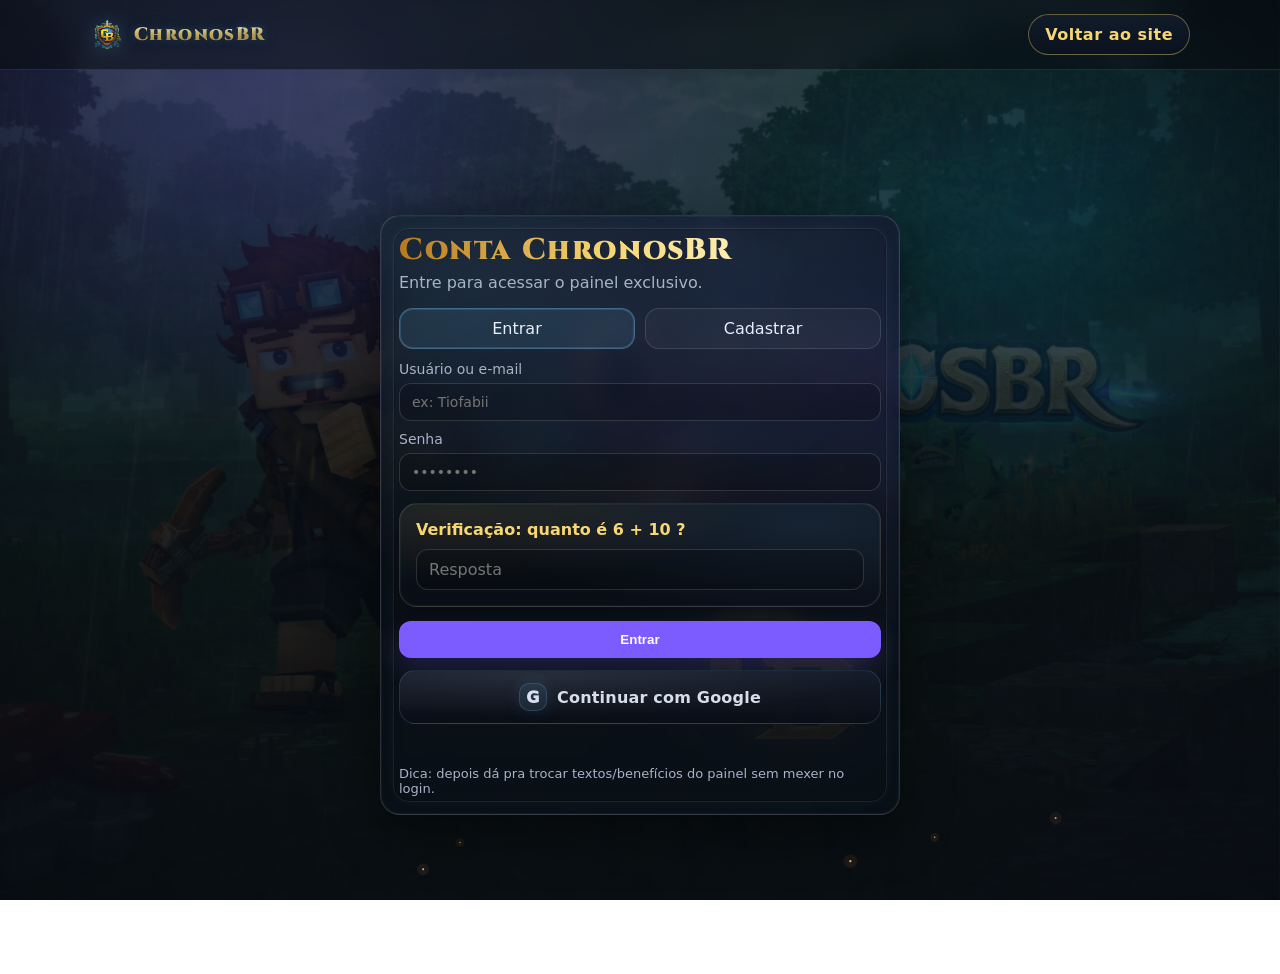
<file: site-hytale-server/auth.html>
<!doctype html>
<html lang="pt-br">

<head>
  <meta charset="utf-8" />
  <meta content="width=device-width,initial-scale=1" name="viewport" />
  <title>Conta ChronosBR</title>
  <link href="https://fonts.googleapis.com" rel="preconnect" />
  <link crossorigin="" href="https://fonts.gstatic.com" rel="preconnect" />
  <link href="https://fonts.googleapis.com/css2?family=Cinzel:wght@600;700;800&amp;display=swap" rel="stylesheet" />
  <link href="./assets/css/auth.css" rel="stylesheet" />
  <link rel="icon" type="image/png" href="./assets/img/crest-letters.png" />
  <link rel="apple-touch-icon" href="./assets/img/crest-letters.png" />
  


  <!-- ============================
       CAPTCHA (reCAPTCHA v3 / hCaptcha Invisible)
       Configure as chaves aqui:
       - provider: "recaptcha" ou "hcaptcha"
       - recaptcha.mode: "v3" (recomendado) ou "v2_invisible"
  ============================= -->
  <script>
    window.__CAPTCHA__ = {
      enabled: true,
      provider: "recaptcha",
      recaptcha: {
        mode: "v3",
        siteKey: "6Ldb834sAAAAAMa2X3TmqUU3501NIfg-lvS5uxFA",
        minScore: 0.5
      },
      hcaptcha: {
        siteKey: "COLOQUE_SUA_SITE_KEY_HCAPTCHA_AQUI"
      }
    };

    // onload do hCaptcha (render=explicit)
    function onHCaptchaLoad() {
      if (window.initHCaptcha) window.initHCaptcha();
    }
  </script>

  <!-- reCAPTCHA (v3 ou Invisible v2) -->
  <script id="recaptchaScript" src="https://www.google.com/recaptcha/api.js?render=COLOQUE_SUA_SITE_KEY_RECAPTCHA_AQUI"
    async defer></script>

  <!-- hCaptcha (Invisible / explicit render) -->
  <script id="hcaptchaScript" src="https://js.hcaptcha.com/1/api.js?onload=onHCaptchaLoad&render=explicit" async
    defer></script>

</head>

<body class="authPage">
  <header class="topbar">
    <div class="container topbar__inner">
      <a class="brand" href="./index.html">
        <img class="brand__crest" src="assets/img/crest-shield.png" alt="Brasão ChronosBR" loading="lazy" />
        <span class="brand__text" data-text="ChronosBR">ChronosBR</span>
      </a>

      <div class="authBar">
        <a class="btn-back-hytale" href="./index.html">Voltar ao site</a>
      </div>
    </div>
  </header>

  <main class="site">
    <section class="section">
      <div class="container authWrap">
        <div class="card authCard authPanelPremium">
          <h2 class="card__title authTitle">Conta ChronosBR</h2>
          <p class="authSub">Entre para acessar o painel exclusivo.</p>

          <div class="authTabs">
            <button class="authTab active" id="tabLogin" type="button">Entrar</button>
            <button class="authTab" id="tabRegister" type="button">Cadastrar</button>
          </div>
          <!-- form Login -->
          <form class="authForm" id="loginForm" autocomplete="on">

            <div id="hcLogin" class="captcha-hidden" aria-hidden="true"></div>
            <label>
              Usuário ou e-mail
              <input name="login" placeholder="ex: Tiofabii" required />
            </label>

            <label>
              Senha
              <input name="password" type="password" placeholder="••••••••" required />
            </label>

            <div class="captcha-box authCaptchaBox">
              <label id="loginCaptchaQuestion">Verificação: quanto é 6 + 10 ?</label>
              <input type="number" id="loginCaptchaInput" placeholder="Resposta" inputmode="numeric" required>
            </div>

            <button class="btn primary" type="submit">Entrar</button>

            <div class="authActions">
              <a class="btn runeGoogle" id="googleBtn" href="#">
                <span class="googleIcon" aria-hidden="true">G</span>
                Continuar com Google
              </a>
            </div>

            <div class="authMsg" id="authMsg" role="status" aria-live="polite"></div>
          </form>
          <!-- Form Registro -->
          <form class="authForm" id="registerForm" hidden autocomplete="on">

            <div id="hcRegister" class="captcha-hidden" aria-hidden="true"></div>
            <label>
              Nick do Hytale
              <input name="username" placeholder="ex: Tiofabii" required />
              <span class="muted" style="font-size:12px;">3–16 caracteres: letras, números ou “_”</span>
            </label>

            <label>
              E-mail
              <input name="email" type="email" placeholder="ex: voce@email.com" required />
            </label>

            <label>
              Senha
              <input name="password" type="password" placeholder="••••••••" required />
            </label>

            <div class="captcha-box authCaptchaBox">
              <label id="registerCaptchaQuestion">Verificação: quanto é 6 + 10 ?</label>
              <input type="number" id="registerCaptchaInput" placeholder="Resposta" inputmode="numeric" required>
            </div>

            <button class="btn primary" type="submit">Criar conta</button>


          </form>

          <p class="muted" style="margin:14px 0 0; font-size:13px;">
            Dica: depois dá pra trocar textos/benefícios do painel sem mexer no login.
          </p>
        </div>
      </div>
    </section>
  </main>


  <script src="./assets/js/auth.js"></script>
  <script src="./assets/js/FireSpark.js"></script>
</body>

</html>
</file>
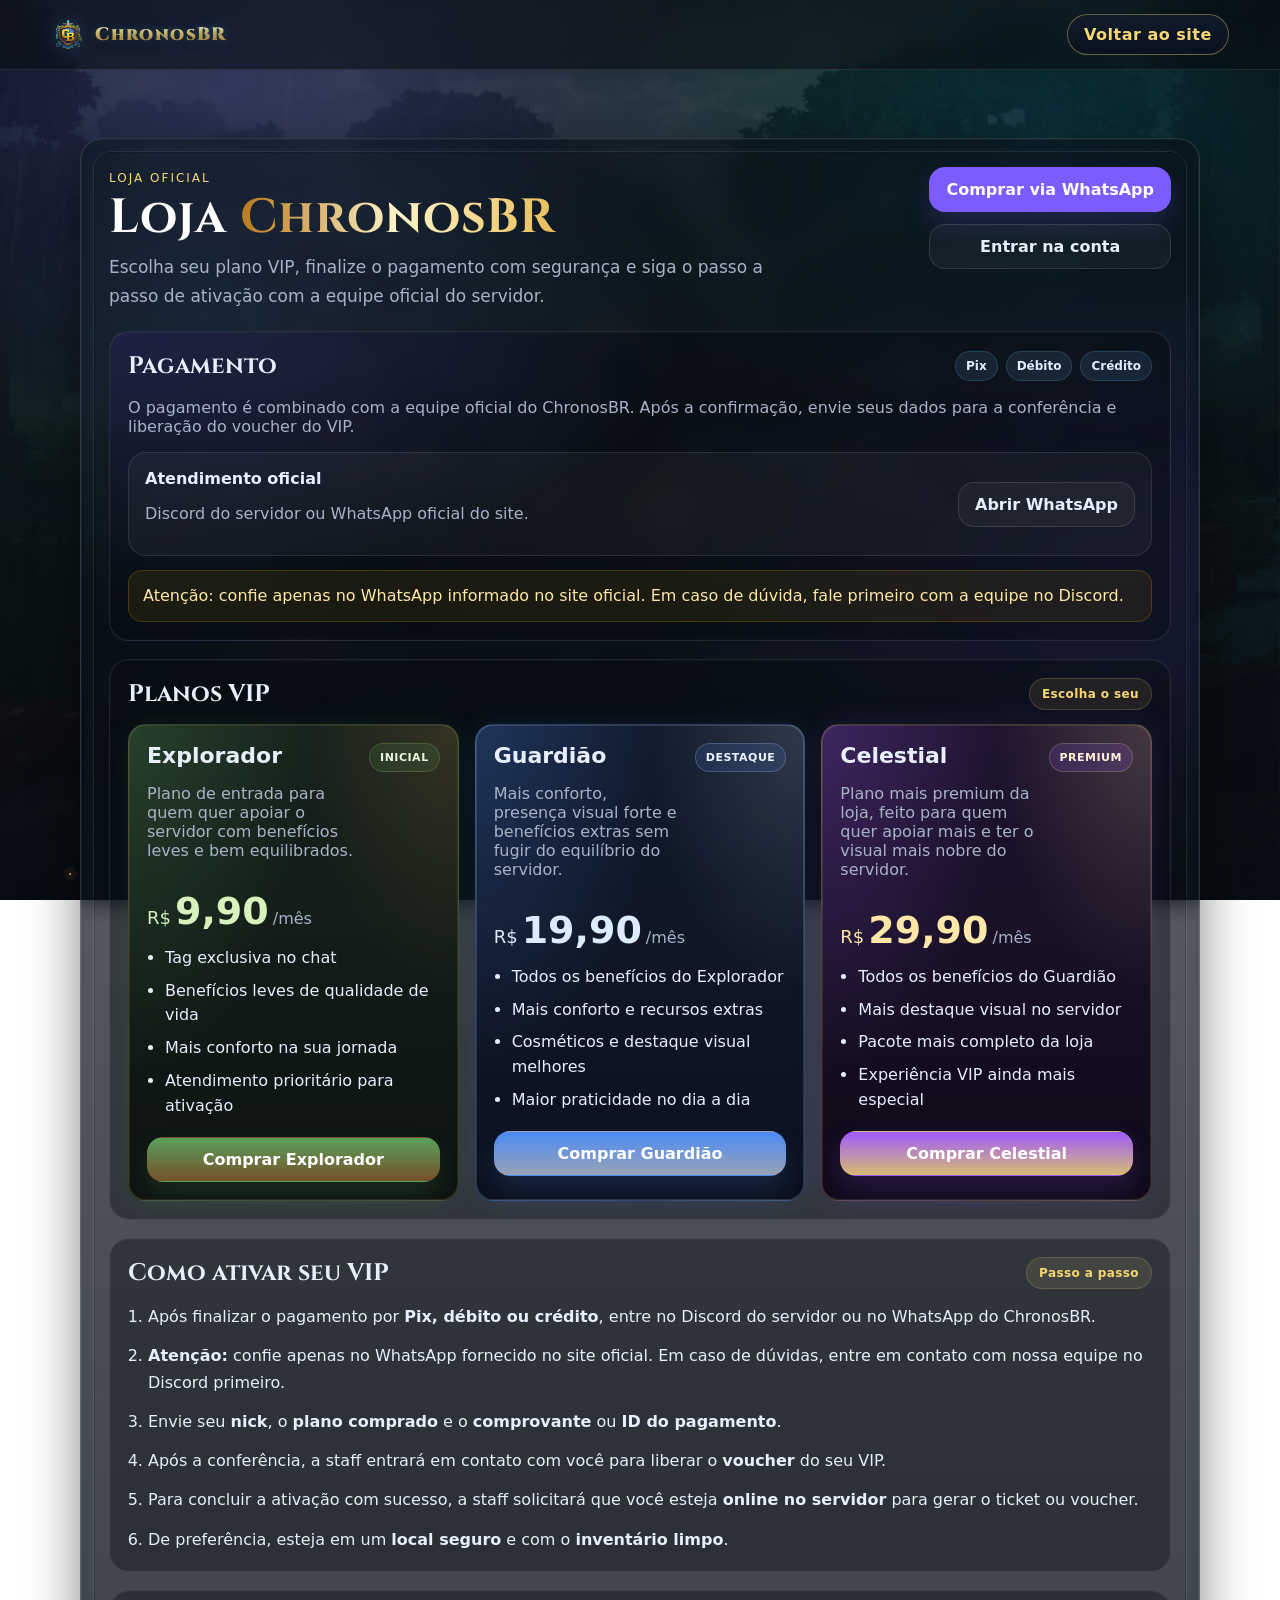
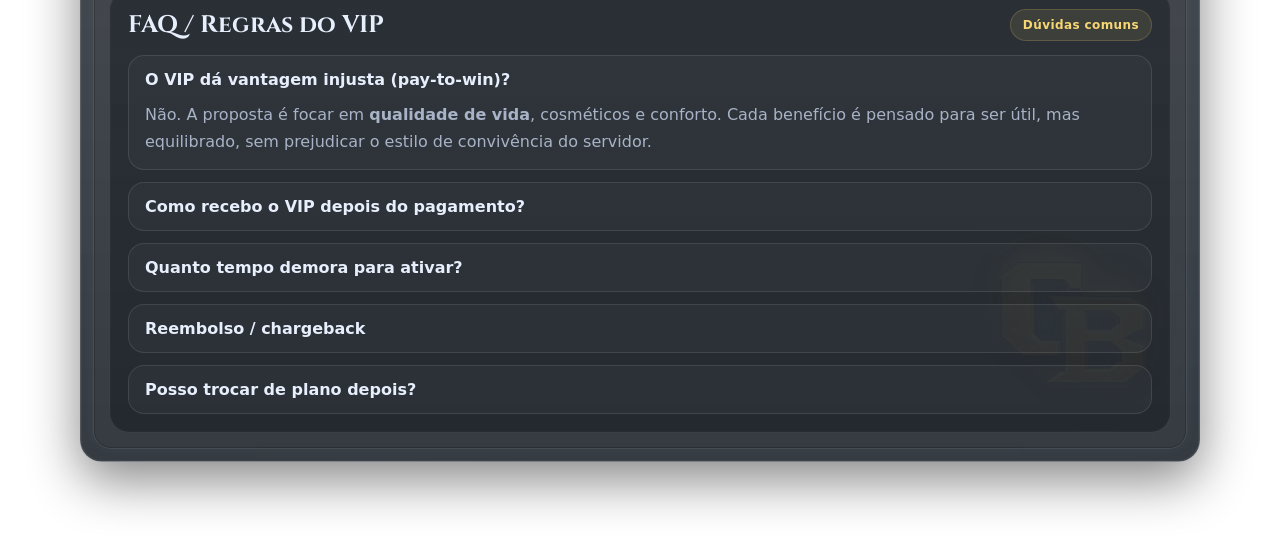
<file: site-hytale-server/loja.html>
<!doctype html>
<html lang="pt-br">

<head>
    <meta charset="utf-8" />
    <meta content="width=device-width,initial-scale=1" name="viewport" />
    <title>ChronosBR | Loja</title>
    <link rel="icon" type="image/png" href="./assets/img/crest-letters.png" />
    <link rel="apple-touch-icon" href="./assets/img/crest-letters.png" />
    <link href="https://fonts.googleapis.com" rel="preconnect" />
    <link crossorigin href="https://fonts.gstatic.com" rel="preconnect" />
    <link href="https://fonts.googleapis.com/css2?family=Cinzel:wght@600;700;800&display=swap" rel="stylesheet" />
    <link href="./assets/css/loja.css" rel="stylesheet" />
</head>

<body class="storePage">
    <header class="topbar">
        <div class="container topbar__inner">
            <a class="brand" href="./index.html">
                <img class="brand__crest" src="assets/img/crest-shield.png" alt="Brasão ChronosBR" loading="lazy" />
                <span class="brand__text" data-text="ChronosBR">ChronosBR</span>
            </a>

            <div class="authBar">
                <a class="btn-back-hytale" href="./index.html">Voltar ao site</a>
            </div>
        </div>
    </header>

    <main class="site">
        <section class="section">
            <div class="container storeWrap">
                <div class="card storeCard storePanelPremium">
                    <div class="storeIntro">
                        <div>
                            <span class="storeEyebrow">Loja oficial</span>
                            <h1 class="storeTitle">Loja <span>ChronosBR</span></h1>
                            <p class="storeSub">
                                Escolha seu plano VIP, finalize o pagamento com segurança e siga o passo a passo de ativação
                                com a equipe oficial do servidor.
                            </p>
                        </div>

                        <div class="storeActions">
                            <a class="btn primary" href="https://wa.me/5527996083698" target="_blank" rel="noreferrer">Comprar via WhatsApp</a>
                            <a class="btn ghost" href="./auth.html">Entrar na conta</a>
                        </div>
                    </div>

                    <div class="storeGrid">
                        <section class="storeBlock storeHighlight">
                            <div class="storeBlock__head">
                                <h2>Pagamento</h2>
                                <div class="badgeRow" aria-label="Métodos aceitos">
                                    <span class="payBadge">Pix</span>
                                    <span class="payBadge">Débito</span>
                                    <span class="payBadge">Crédito</span>
                                </div>
                            </div>

                            <p class="muted">
                                O pagamento é combinado com a equipe oficial do ChronosBR. Após a confirmação,
                                envie seus dados para a conferência e liberação do voucher do VIP.
                            </p>

                            <div class="contactCard">
                                <div>
                                    <strong>Atendimento oficial</strong>
                                    <p class="muted">Discord do servidor ou WhatsApp oficial do site.</p>
                                </div>
                                <a class="btn ghost" href="https://wa.me/5527996083698" target="_blank" rel="noreferrer">Abrir WhatsApp</a>
                            </div>

                            <p class="alertText">
                                Atenção: confie apenas no WhatsApp informado no site oficial. Em caso de dúvida,
                                fale primeiro com a equipe no Discord.
                            </p>
                        </section>

                        <section class="storeBlock vipPlansBlock">
                            <div class="storeBlock__head">
                                <h2>Planos VIP</h2>
                                <span class="sectionTag">Escolha o seu</span>
                            </div>

                            <div class="vipGrid">
                                <article class="vipPlan vip-explorador">
                                    <div class="vipTop">
                                        <div>
                                            <h3>Explorador</h3>
                                            <p class="muted vipDesc">Plano de entrada para quem quer apoiar o servidor com benefícios leves e bem equilibrados.</p>
                                        </div>
                                        <span class="vipTag">INICIAL</span>
                                    </div>

                                    <div class="vipPrice">
                                        <span class="vipCurrency">R$</span>
                                        <span class="vipValue">9,90</span>
                                        <span class="vipPeriod">/mês</span>
                                    </div>

                                    <ul class="vipList">
                                        <li>Tag exclusiva no chat</li>
                                        <li>Benefícios leves de qualidade de vida</li>
                                        <li>Mais conforto na sua jornada</li>
                                        <li>Atendimento prioritário para ativação</li>
                                    </ul>

                                    <a class="btn primary vipBtn" href="https://wa.me/5527996083698?text=Ol%C3%A1%21%20Tenho%20interesse%20em%20comprar%20o%20VIP%20Explorador%20do%20ChronosBR.%20Meu%20nick%20%C3%A9%3A%20____" target="_blank" rel="noreferrer">Comprar Explorador</a>
                                </article>

                                <article class="vipPlan vip-guardiao">
                                    <div class="vipTop">
                                        <div>
                                            <h3>Guardião</h3>
                                            <p class="muted vipDesc">Mais conforto, presença visual forte e benefícios extras sem fugir do equilíbrio do servidor.</p>
                                        </div>
                                        <span class="vipTag">DESTAQUE</span>
                                    </div>

                                    <div class="vipPrice">
                                        <span class="vipCurrency">R$</span>
                                        <span class="vipValue">19,90</span>
                                        <span class="vipPeriod">/mês</span>
                                    </div>

                                    <ul class="vipList">
                                        <li>Todos os benefícios do Explorador</li>
                                        <li>Mais conforto e recursos extras</li>
                                        <li>Cosméticos e destaque visual melhores</li>
                                        <li>Maior praticidade no dia a dia</li>
                                    </ul>

                                    <a class="btn primary vipBtn" href="https://wa.me/5527996083698?text=Ol%C3%A1%21%20Tenho%20interesse%20em%20comprar%20o%20VIP%20Guardi%C3%A3o%20do%20ChronosBR.%20Meu%20nick%20%C3%A9%3A%20____" target="_blank" rel="noreferrer">Comprar Guardião</a>
                                </article>

                                <article class="vipPlan vip-celestial">
                                    <div class="vipTop">
                                        <div>
                                            <h3>Celestial</h3>
                                            <p class="muted vipDesc">Plano mais premium da loja, feito para quem quer apoiar mais e ter o visual mais nobre do servidor.</p>
                                        </div>
                                        <span class="vipTag">PREMIUM</span>
                                    </div>

                                    <div class="vipPrice">
                                        <span class="vipCurrency">R$</span>
                                        <span class="vipValue">29,90</span>
                                        <span class="vipPeriod">/mês</span>
                                    </div>

                                    <ul class="vipList">
                                        <li>Todos os benefícios do Guardião</li>
                                        <li>Mais destaque visual no servidor</li>
                                        <li>Pacote mais completo da loja</li>
                                        <li>Experiência VIP ainda mais especial</li>
                                    </ul>

                                    <a class="btn primary vipBtn" href="https://wa.me/5527996083698?text=Ol%C3%A1%21%20Tenho%20interesse%20em%20comprar%20o%20VIP%20Celestial%20do%20ChronosBR.%20Meu%20nick%20%C3%A9%3A%20____" target="_blank" rel="noreferrer">Comprar Celestial</a>
                                </article>
                            </div>
                        </section>

                        <section class="storeBlock">
                            <div class="storeBlock__head">
                                <h2>Como ativar seu VIP</h2>
                                <span class="sectionTag">Passo a passo</span>
                            </div>

                            <ol class="stepsList">
                                <li>Após finalizar o pagamento por <strong>Pix, débito ou crédito</strong>, entre no Discord do servidor ou no WhatsApp do ChronosBR.</li>
                                <li><strong>Atenção:</strong> confie apenas no WhatsApp fornecido no site oficial. Em caso de dúvidas, entre em contato com nossa equipe no Discord primeiro.</li>
                                <li>Envie seu <strong>nick</strong>, o <strong>plano comprado</strong> e o <strong>comprovante</strong> ou <strong>ID do pagamento</strong>.</li>
                                <li>Após a conferência, a staff entrará em contato com você para liberar o <strong>voucher</strong> do seu VIP.</li>
                                <li>Para concluir a ativação com sucesso, a staff solicitará que você esteja <strong>online no servidor</strong> para gerar o ticket ou voucher.</li>
                                <li>De preferência, esteja em um <strong>local seguro</strong> e com o <strong>inventário limpo</strong>.</li>
                            </ol>
                        </section>

                        <section class="storeBlock">
                            <div class="storeBlock__head">
                                <h2>FAQ / Regras do VIP</h2>
                                <span class="sectionTag">Dúvidas comuns</span>
                            </div>

                            <details class="faqItem" open>
                                <summary>O VIP dá vantagem injusta (pay-to-win)?</summary>
                                <div class="faqBody muted">
                                    Não. A proposta é focar em <strong>qualidade de vida</strong>, cosméticos e conforto.
                                    Cada benefício é pensado para ser útil, mas equilibrado, sem prejudicar o estilo de convivência do servidor.
                                </div>
                            </details>

                            <details class="faqItem">
                                <summary>Como recebo o VIP depois do pagamento?</summary>
                                <div class="faqBody muted">
                                    Após o pagamento, abra um ticket no Discord com seu <strong>nick</strong> ou entre em contato via WhatsApp com seu <strong>nick</strong>,
                                    <strong>plano</strong> e o <strong>comprovante</strong> ou <strong>ID do pagamento</strong>. Depois disso, a staff responderá conforme a demanda
                                    e passará todas as orientações.
                                </div>
                            </details>

                            <details class="faqItem">
                                <summary>Quanto tempo demora para ativar?</summary>
                                <div class="faqBody muted">
                                    Normalmente a ativação sai rápido, dependendo do horário e da disponibilidade da staff.
                                    Em geral, a equipe tenta resolver tudo no mesmo dia.
                                </div>
                            </details>

                            <details class="faqItem">
                                <summary>Reembolso / chargeback</summary>
                                <div class="faqBody muted">
                                    O reembolso só poderá ser realizado caso você <strong>ainda não tenha ativado</strong> o voucher do VIP.
                                    Se o voucher já tiver sido utilizado, o reembolso não será mais possível.
                                    Nosso sistema registra os usuários que ativaram VIPs, os que ainda estão com o VIP em uso e os que já finalizaram.
                                </div>
                            </details>

                            <details class="faqItem">
                                <summary>Posso trocar de plano depois?</summary>
                                <div class="faqBody muted">
                                    Pode. O mais comum é comprar o novo plano e a staff ajustar sua permissão.
                                    Se preferir, também podemos definir regras de upgrade, como diferença de valor e ajuste de benefícios.
                                </div>
                            </details>
                        </section>
                    </div>
                </div>
            </div>
        </section>
    </main>

    <script src="./assets/js/FireSpark.js"></script>
</body>

</html>
</file>
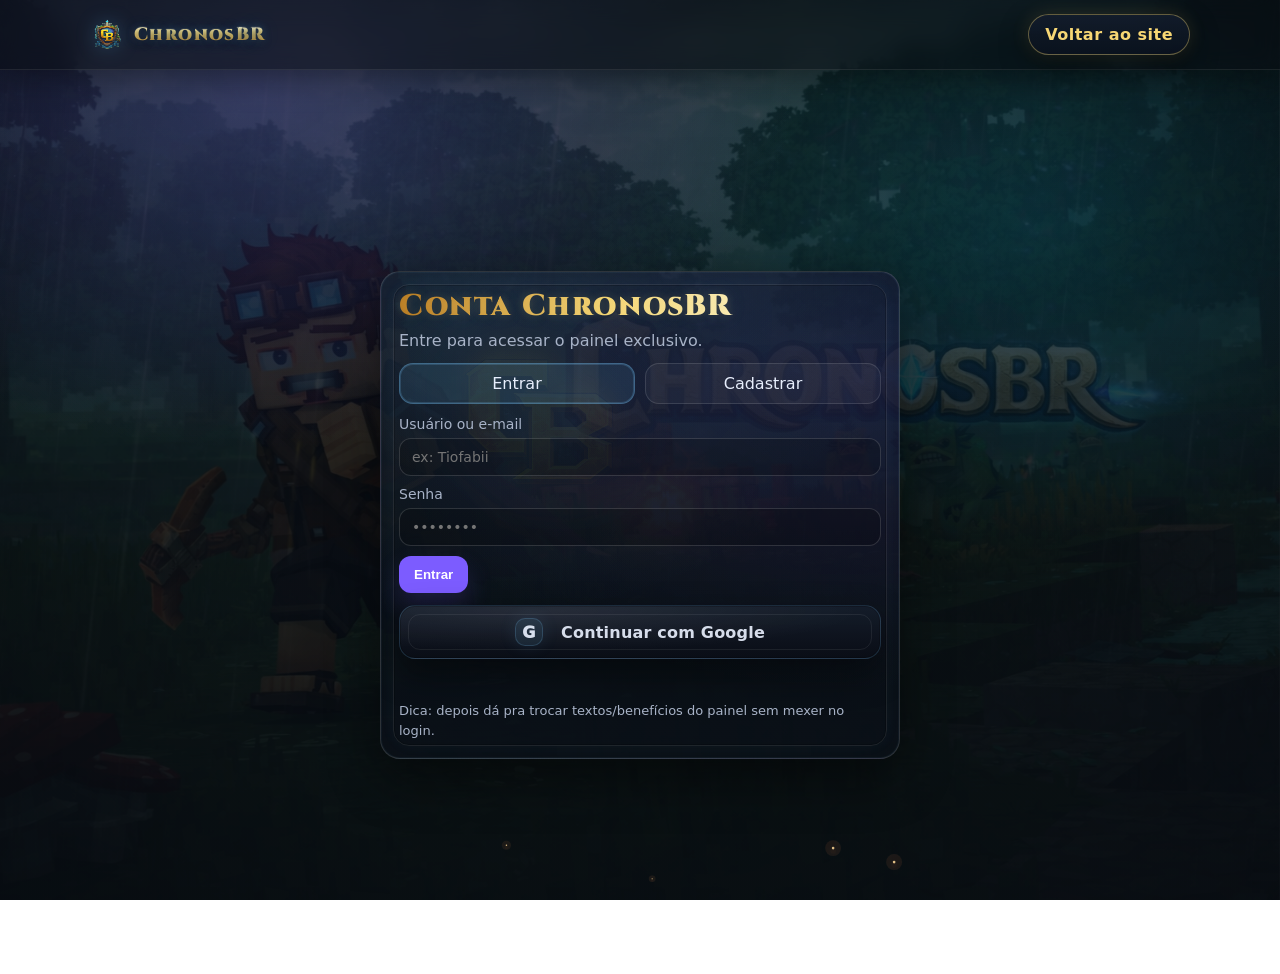
<file: ChronosBR/site-hytale-server/auth.html>
<!doctype html>
<html lang="pt-br">

<head>
  <meta charset="utf-8" />
  <meta content="width=device-width,initial-scale=1" name="viewport" />
  <title>Conta ChronosBR</title>
  <link href="https://fonts.googleapis.com" rel="preconnect" />
  <link crossorigin="" href="https://fonts.gstatic.com" rel="preconnect" />
  <link href="https://fonts.googleapis.com/css2?family=Cinzel:wght@600;700;800&amp;display=swap" rel="stylesheet" />
  <link href="./assets/css/style.css" rel="stylesheet" />

  <!-- ============================
       CAPTCHA (reCAPTCHA v3 / hCaptcha Invisible)
       Configure as chaves aqui:
       - provider: "recaptcha" ou "hcaptcha"
       - recaptcha.mode: "v3" (recomendado) ou "v2_invisible"
  ============================= -->
  <script>
    window.__CAPTCHA__ = {
      enabled: true,
      provider: "recaptcha",
      recaptcha: {
        mode: "v3",
        siteKey: "6Ldb834sAAAAAMa2X3TmqUU3501NIfg-lvS5uxFA",
        minScore: 0.5
      },
      hcaptcha: {
        siteKey: "COLOQUE_SUA_SITE_KEY_HCAPTCHA_AQUI"
      }
    };

    // onload do hCaptcha (render=explicit)
    function onHCaptchaLoad() {
      if (window.initHCaptcha) window.initHCaptcha();
    }
  </script>

  <!-- reCAPTCHA (v3 ou Invisible v2) -->
  <script id="recaptchaScript" src="https://www.google.com/recaptcha/api.js?render=COLOQUE_SUA_SITE_KEY_RECAPTCHA_AQUI"
    async defer></script>

  <!-- hCaptcha (Invisible / explicit render) -->
  <script id="hcaptchaScript" src="https://js.hcaptcha.com/1/api.js?onload=onHCaptchaLoad&render=explicit" async
    defer></script>

</head>

<body class="authPage">
  <header class="topbar">
    <div class="container topbar__inner">
      <a class="brand" href="./index.html">
        <img class="brand__crest" src="assets/img/crest-shield.png" alt="Brasão ChronosBR" loading="lazy" />
        <span class="brand__text" data-text="ChronosBR">ChronosBR</span>
      </a>

      <div class="authBar">
        <a class="btn-back-hytale" href="./index.html">Voltar ao site</a>
      </div>
    </div>
  </header>

  <main class="site">
    <section class="section">
      <div class="container authWrap">
        <div class="card authCard authPanelPremium">
          <h2 class="card__title authTitle">Conta ChronosBR</h2>
          <p class="authSub">Entre para acessar o painel exclusivo.</p>

          <div class="authTabs">
            <button class="authTab active" id="tabLogin" type="button">Entrar</button>
            <button class="authTab" id="tabRegister" type="button">Cadastrar</button>
          </div>

          <form class="authForm" id="loginForm" autocomplete="on">

            <div id="hcLogin" class="captcha-hidden" aria-hidden="true"></div>
            <label>
              Usuário ou e-mail
              <input name="login" placeholder="ex: Tiofabii" required />
            </label>

            <label>
              Senha
              <input name="password" type="password" placeholder="••••••••" required />
            </label>

            <button class="btn primary" type="submit">Entrar</button>

            <div class="authActions">
              <a class="btn runeGoogle" id="googleBtn" href="#">
                <span class="googleIcon" aria-hidden="true">G</span>
                Continuar com Google
              </a>
            </div>

            <div class="authMsg" id="authMsg" role="status" aria-live="polite"></div>
          </form>

          <form class="authForm" id="registerForm" hidden autocomplete="on">

            <div id="hcRegister" class="captcha-hidden" aria-hidden="true"></div>
            <label>
              Nick do Hytale
              <input name="username" placeholder="ex: Tiofabii" required />
              <span class="muted" style="font-size:12px;">3–16 caracteres: letras, números ou “_”</span>
            </label>

            <label>
              E-mail
              <input name="email" type="email" placeholder="ex: voce@email.com" required />
            </label>

            <label>
              Senha
              <input name="password" type="password" placeholder="••••••••" required />
            </label>

            <button class="btn primary" type="submit">Criar conta</button>


          </form>

          <p class="muted" style="margin:14px 0 0; font-size:13px;">
            Dica: depois dá pra trocar textos/benefícios do painel sem mexer no login.
          </p>
        </div>
      </div>
    </section>
  </main>

  <script src="./assets/js/main.js"></script>
</body>

</html>
</file>
<file: site-hytale-server/assets/css/index.css>
:root {
    --bg: #0b0f16;
    --text: #e7eefc;
    --muted: #a8b3c7;
    --accent: #7c5cff;
    --border: rgba(255, 255, 255, .10);

    /* Paleta “logo” */
    --logo-gold: #f7d774;
    --logo-gold-hi: #fff4c9;
    --logo-gold-mid: #e8bd58;
    --logo-gold-deep: #b8791f;
    --logo-shadow: rgba(0, 0, 0, .45);
    --logo-glow: rgba(120, 200, 255, .28);
    --logo-glow-2: rgba(120, 200, 255, .16);

    /* Hytale glass */
    --glassA: rgba(10, 16, 24, .62);
    --glassB: rgba(10, 16, 24, .80);
    --glassBorder: rgba(255, 255, 255, .14);

    --runeGold: rgba(247, 215, 116, .18);
    --runeGoldSoft: rgba(247, 215, 116, .10);
    --runeCyan: rgba(120, 200, 255, .14);
    --runeCyanSoft: rgba(120, 200, 255, .08);

    /* Faíscas (CSS) - mantidas só como referência, desativadas */
    --sparkA: rgba(255, 190, 90, .22);
    --sparkB: rgba(255, 120, 40, .18);
    --sparkC: rgba(255, 255, 255, .10);
}

* {
    box-sizing: border-box
}

html {
    scroll-behavior: smooth
}

body {
    margin: 0;
    font-family: system-ui, -apple-system, Segoe UI, Roboto, Ubuntu, Cantarell, Noto Sans, sans-serif;
    color: var(--text);

    background-image: url("../img/bg-chronosbr.png");
    background-size: cover;
    background-position: center;
    background-attachment: fixed;
    background-repeat: no-repeat;

    position: relative;
    min-height: 100vh;
}

/* camada de contraste do fundo */
body::before {
    content: "";
    position: fixed;
    inset: 0;
    z-index: 0;
    background:
        radial-gradient(900px 600px at 20% 10%, rgba(124, 92, 255, .22), transparent 60%),
        radial-gradient(800px 600px at 80% 25%, rgba(0, 200, 255, .12), transparent 55%),
        linear-gradient(to bottom, rgba(8, 12, 18, .76), rgba(8, 12, 18, .90));
    pointer-events: none;
}

/* FAÍSCAS (CSS) — DESATIVADO (usando canvas no JS) */
body::after {
    content: "";
    display: none;
}

/* elevar o conteúdo acima das camadas do body */
.site,
.topbar,
.footer {
    position: relative;
    z-index: 2;
}

a {
    color: inherit;
    text-decoration: none
}

.container {
    width: min(1100px, 92%);
    margin: 0 auto
}

.topbar {
    position: sticky;
    top: 0;
    z-index: 10;
    background: rgba(8, 12, 18, .55);
    backdrop-filter: blur(12px);
    border-bottom: 1px solid var(--border);
}

.topbar__inner {
    display: flex;
    align-items: center;
    justify-content: space-between;
    padding: 14px 0;
}

/* LOGO */
.brand__text,
.hero h1 .accent {
    font-family: "Cinzel", serif;
    font-weight: 900;
    letter-spacing: 1.4px;
    display: inline-block;
    position: relative;

    color: var(--logo-gold);
    text-shadow:
        0 2px 8px var(--logo-shadow),
        0 0 10px var(--logo-glow),
        0 0 22px var(--logo-glow-2);
}

@supports (-webkit-background-clip: text) {

    .brand__text,
    .hero h1 .accent {
        background-image: linear-gradient(180deg,
                var(--logo-gold-hi) 0%,
                var(--logo-gold) 32%,
                var(--logo-gold-mid) 62%,
                var(--logo-gold-deep) 100%);
        background-clip: text;
        -webkit-background-clip: text;
        -webkit-text-fill-color: transparent;
    }

    .brand__text::before,
    .hero h1 .accent::before {
        content: attr(data-text);
        position: absolute;
        inset: 0;
        pointer-events: none;
        color: transparent;
        -webkit-text-fill-color: transparent;
        background-image: linear-gradient(180deg,
                rgba(255, 255, 255, .65),
                rgba(255, 255, 255, 0) 55%);
        background-clip: text;
        -webkit-background-clip: text;
        opacity: .22;
        transform: translateY(-1px);
        filter: blur(.2px);
    }
}

@media (hover:hover) {

    .brand__text::after,
    .hero h1 .accent::after {
        content: "";
        position: absolute;
        left: -55%;
        top: -12%;
        height: 124%;
        width: 48%;
        transform: skewX(-18deg);
        background: linear-gradient(90deg,
                rgba(255, 255, 255, 0),
                rgba(255, 255, 255, .28),
                rgba(255, 255, 255, 0));
        opacity: 0;
        pointer-events: none;
    }

    .brand__text:hover::after,
    .hero h1 .accent:hover::after {
        opacity: 1;
        animation: logoShine 1.25s ease-in-out 1;
    }

    @keyframes logoShine {
        0% {
            left: -55%;
            opacity: 0;
        }

        18% {
            opacity: .95;
        }

        100% {
            left: 120%;
            opacity: 0;
        }
    }
}

.brand {
    font-size: 18px;
    display: inline-flex;
    align-items: center;
    gap: 10px;
    text-decoration: none;
}

.brand__crest {
    width: 34px;
    height: 34px;
    object-fit: contain;
    filter: drop-shadow(0 0 10px rgba(90, 190, 255, .22));
}

.brand__text {
    line-height: 1;
}


/* ========================================================= */

.nav {
    display: flex;
    gap: 18px
}

.nav a {
    color: var(--muted)
}

.nav a:hover {
    color: var(--text)
}

.menuBtn {
    display: none;
    border: 1px solid var(--border);
    background: rgba(255, 255, 255, .04);
    color: var(--text);
    border-radius: 10px;
    padding: 8px 10px;
}

.hero {
    padding: 70px 0 35px;
    position: relative;
    overflow: hidden;
}

.hero__inner {
    position: relative;
    z-index: 1;
    display: grid;
    grid-template-columns: 1.2fr .8fr;
    gap: 22px;
    align-items: stretch;
}

.hero__crest {
    position: absolute;

    /* mais para o lado (não cobre textos) */
    right: -220px;
    top: 52%;
    transform: translateY(-50%);

    /* levemente menor e mais “limpo” */
    width: min(520px, 44vw);
    height: auto;

    opacity: .11;
    pointer-events: none;

    /* fade na borda esquerda pra não “entrar” no texto */
    -webkit-mask-image: radial-gradient(circle at 100% 50%, #000 0%, #000 55%, transparent 80%);
    mask-image: radial-gradient(circle at 100% 50%, #000 0%, #000 55%, transparent 80%);

    filter:
        drop-shadow(0 0 22px rgba(90, 190, 255, .18))
        drop-shadow(0 0 18px rgba(247, 215, 116, .10));

    mix-blend-mode: screen;
    z-index: 0;
}


/* Marca d'água extra do monograma na área de pagamento (bem sutil) */
.vipPay{
    position: relative;
    overflow: hidden;
}

.vipPay::after{
    /* marca d’água removida do card de pagamento para não atrapalhar leitura */
    content: "";
    display: none;
}


.vipPay > *{
    position: relative;
    z-index: 1;
}



h1 {
    font-size: 42px;
    line-height: 1.05;
    margin: 0 0 10px
}

.accent {
    color: var(--accent)
}

p {
    line-height: 1.5
}

.muted {
    color: var(--muted)
}

.hero__actions {
    display: flex;
    gap: 12px;
    margin: 18px 0 12px
}

/* Botões */
.btn {
    display: inline-flex;
    align-items: center;
    justify-content: center;
    padding: 10px 14px;
    border-radius: 12px;
    border: 1px solid var(--border);
    font-weight: 700;
    cursor: pointer;
    background: rgba(255, 255, 255, .04);
    color: var(--text);
    position: relative;
    overflow: hidden;
    transform: translateZ(0);
    transition: transform .18s ease, filter .18s ease, box-shadow .18s ease, border-color .18s ease;
}

.btn.primary {
    background: var(--accent);
    border-color: transparent;
    color: white;
    box-shadow: 0 12px 26px rgba(124, 92, 255, .18);
}

.btn.primary::after {
    content: "";
    position: absolute;
    left: -60%;
    top: -20%;
    width: 55%;
    height: 140%;
    transform: skewX(-18deg);
    background: linear-gradient(90deg, rgba(255, 255, 255, 0), rgba(255, 255, 255, .28), rgba(255, 255, 255, 0));
    opacity: 0;
    pointer-events: none;
}

@media (hover:hover) {
    .btn:hover {
        transform: translateY(-2px);
        box-shadow: 0 18px 34px rgba(0, 0, 0, .35);
        border-color: rgba(255, 255, 255, .18);
    }

    .btn.primary:hover {
        filter: brightness(1.08);
        box-shadow:
            0 18px 40px rgba(124, 92, 255, .22),
            0 0 22px rgba(120, 200, 255, .12);
    }

    .btn.primary:hover::after {
        opacity: 1;
        animation: btnShine 1.2s ease-in-out 1;
    }

    @keyframes btnShine {
        0% {
            left: -60%;
            opacity: 0;
        }

        20% {
            opacity: .95;
        }

        100% {
            left: 120%;
            opacity: 0;
        }
    }
}

.btn.ghost {
    background: rgba(255, 255, 255, .03)
}

.btn.ghost:hover {
    border-color: rgba(255, 255, 255, .18)
}

.chips {
    display: flex;
    flex-wrap: wrap;
    gap: 10px;
    margin-top: 14px
}

.chip {
    font-size: 13px;
    padding: 8px 10px;
    border: 1px solid var(--border);
    border-radius: 999px;
    background: rgba(8, 12, 18, .35);
    color: var(--muted);
    backdrop-filter: blur(8px);
}

.section {
    padding: 40px 0
}

/* =========================================================
   CARD (GLOBAL) — estilo Hytale para TODOS
   ========================================================= */
.card {
    padding: 18px;

    position: relative;
    overflow: hidden;
    border-radius: 20px;

    background:
        radial-gradient(760px 520px at 15% 10%, rgba(120, 200, 255, .10), transparent 58%),
        radial-gradient(820px 520px at 92% 22%, rgba(124, 92, 255, .12), transparent 60%),
        linear-gradient(to bottom, var(--glassA), var(--glassB));

    border: 1px solid var(--glassBorder);

    box-shadow:
        0 18px 52px rgba(0, 0, 0, .48),
        0 0 0 1px rgba(120, 200, 255, .05) inset;

    backdrop-filter: blur(12px);
    transition: transform .18s ease, box-shadow .18s ease, border-color .18s ease, filter .18s ease;
}

/* runas/borda interna */
.card::after {
    content: "";
    position: absolute;
    inset: 12px;
    border-radius: 16px;
    pointer-events: none;

    border: 1px solid rgba(255, 255, 255, .10);
    box-shadow:
        0 0 0 1px rgba(0, 0, 0, .22) inset,
        0 0 18px rgba(120, 200, 255, .06);
    opacity: .85;
}

/* brilho superior */
.card::before {
    content: "";
    position: absolute;
    inset: -2px;
    pointer-events: none;
    background:
        radial-gradient(520px 240px at 28% 0%, rgba(255, 255, 255, .10), transparent 56%),
        radial-gradient(420px 260px at 90% 12%, rgba(120, 200, 255, .10), transparent 56%);
    opacity: .85;
}

@media (hover:hover) {
    .card:hover {
        transform: translateY(-4px) rotateX(1.6deg) rotateY(-1.6deg);
        box-shadow:
            0 24px 66px rgba(0, 0, 0, .58),
            0 0 30px rgba(120, 200, 255, .08);
        border-color: rgba(255, 255, 255, .18);
        filter: brightness(1.02);
    }
}

/* conteúdo sempre acima das camadas */
.card>* {
    position: relative;
    z-index: 1;
}

.section .grid3,
.section .grid2,
.hero__inner {
    perspective: 900px;
}

.grid3 {
    display: grid;
    grid-template-columns: repeat(3, 1fr);
    gap: 16px;
    margin-top: 16px
}

.grid2 {
    display: grid;
    grid-template-columns: repeat(2, 1fr);
    gap: 16px;
    margin-top: 16px
}

.rules {
    color: var(--muted);
    line-height: 1.8
}


/* títulos dentro de cards */
.card h3 {
    margin: 0 0 10px;
}

.card p {
    margin: 0 0 10px;
}

.card p:last-child {
    margin-bottom: 0;
}

/* =========================================================
   STATUS CARD — ainda mais Hytale
   ========================================================= */
.statusCard {
    border-radius: 24px;
    border-color: rgba(247, 215, 116, .18);
    box-shadow:
        0 26px 76px rgba(0, 0, 0, .62),
        0 0 0 1px rgba(247, 215, 116, .06) inset,
        0 0 22px rgba(120, 200, 255, .08);
}

.statusCard::after {
    border-color: rgba(247, 215, 116, .12);
    box-shadow:
        0 0 0 1px rgba(0, 0, 0, .22) inset,
        0 0 18px rgba(247, 215, 116, .08),
        0 0 18px rgba(120, 200, 255, .06);
}

/* Header do status */
.statusHeader {
    display: flex;
    align-items: center;
    justify-content: space-between;
    gap: 12px;
    margin-bottom: 6px;
}

.statusCard h3 {
    margin: 0;
    font-family: "Cinzel", serif;
    letter-spacing: 1.1px;
    text-transform: uppercase;
    font-weight: 800;
    color: #eaf3ff;
    text-shadow:
        0 0 10px rgba(120, 200, 255, .16),
        0 0 22px rgba(124, 92, 255, .10);
}

.statusBadge {
    display: inline-flex;
    align-items: center;
    gap: 8px;
    padding: 6px 10px;
    border-radius: 999px;
    border: 1px solid rgba(247, 215, 116, .20);
    background: rgba(247, 215, 116, .08);
    color: rgba(255, 244, 201, .95);
    font-weight: 900;
    letter-spacing: 1px;
    font-size: 12px;
    box-shadow: 0 0 18px rgba(247, 215, 116, .08);
}

/* statusRow estilo “painel” */
.statusRow {
    display: flex;
    gap: 10px;
    align-items: center;
    margin: 12px 0 8px;
    padding: 10px 12px;
    border-radius: 14px;
    border: 1px solid rgba(255, 255, 255, .12);
    background: rgba(0, 0, 0, .16);
}

/* Dot premium */
.dot {
    width: 10px;
    height: 10px;
    border-radius: 999px;
    background: #ff4d4d;
    box-shadow:
        0 0 0 4px rgba(255, 77, 77, .10),
        0 0 18px rgba(255, 77, 77, .22);
    animation: pulseDotOff 2.8s ease-in-out infinite;
}

.dot.online {
    background: #38ff9a;
    box-shadow:
        0 0 0 4px rgba(56, 255, 154, .14),
        0 0 18px rgba(56, 255, 154, .22);
    animation: pulseDotOn 1.7s ease-in-out infinite;
}

@keyframes pulseDotOff {

    0%,
    100% {
        transform: scale(1);
        opacity: .95;
    }

    50% {
        transform: scale(1.08);
        opacity: .80;
    }
}

@keyframes pulseDotOn {

    0%,
    100% {
        transform: scale(1);
        opacity: 1;
    }

    50% {
        transform: scale(1.18);
        opacity: .78;
    }
}

@media (prefers-reduced-motion: reduce) {
    .dot {
        animation: none;
    }
}

/* IP box mais integrado ao visual */
.ipBox {
    display: flex;
    gap: 10px;
    align-items: center;
    justify-content: space-between;

    border: 1px solid rgba(255, 255, 255, .14);
    border-radius: 16px;
    padding: 10px 12px;

    background: linear-gradient(to bottom, rgba(255, 255, 255, .05), rgba(255, 255, 255, .02));
    box-shadow:
        0 0 0 1px rgba(0, 0, 0, .22) inset,
        0 10px 22px rgba(0, 0, 0, .20);

    margin: 10px 0 12px;
}

.ipBox code {
    color: var(--text);
    font-weight: 850;
    letter-spacing: .2px;
    word-break: break-all;
}

/* staff */
.staff {
    display: flex;
    gap: 12px;
    align-items: center
}

.avatar {
    width: 42px;
    height: 42px;
    border-radius: 14px;
    display: grid;
    place-items: center;
    background: rgba(124, 92, 255, .25);
    border: 1px solid rgba(124, 92, 255, .35);
    font-weight: 900;
}

/* form */
label {
    display: block;
    margin-bottom: 10px;
    color: var(--muted);
    font-size: 14px
}

input,
textarea {
    width: 100%;
    margin-top: 6px;
    padding: 10px 12px;
    border-radius: 12px;
    border: 1px solid rgba(255, 255, 255, .14);
    background: rgba(0, 0, 0, .18);
    color: var(--text);
    outline: none;
    font: inherit;
}

textarea {
    resize: vertical;
    min-height: 120px
}

input:focus,
textarea:focus {
    border-color: rgba(124, 92, 255, .55)
}

.links {
    margin: 10px 0 0;
    padding-left: 18px;
    color: var(--muted)
}

.links a {
    color: var(--text)
}

.links a:hover {
    color: var(--accent)
}

/* ===== Conecte-se (Discord / Outlook) ===== */
.social-links {
    display: grid;
    grid-template-columns: repeat(2, minmax(0, 1fr));
    gap: 12px;
    margin-top: 12px;
}

.social-link {
    display: grid;
    grid-template-columns: 40px 1fr;
    column-gap: 12px;
    row-gap: 2px;
    align-items: center;
    padding: 12px 12px;
    border-radius: 16px;
    border: 1px solid rgba(255, 255, 255, .12);
    background: rgba(0, 0, 0, .18);
    color: var(--text);
    text-decoration: none;
    transition: transform .15s ease, border-color .15s ease, background .15s ease;
}

.social-link:hover {
    transform: translateY(-1px);
    border-color: rgba(124, 92, 255, .45);
    background: rgba(0, 0, 0, .22);
}

.social-icon {
    width: 40px;
    height: 40px;
    display: grid;
    place-items: center;
    border-radius: 14px;
    background: radial-gradient(80% 80% at 30% 20%, rgba(124, 92, 255, .25), rgba(0, 0, 0, .06));
    border: 1px solid rgba(255, 255, 255, .10);
}

.social-label {
    font-weight: 700;
    letter-spacing: .2px;
    line-height: 1.1;
}

.social-sub {
    grid-column: 2;
    color: var(--muted);
    font-size: 13px;
    line-height: 1.2;
}

.social-link.disabled {
    opacity: .65;
    cursor: not-allowed;
    pointer-events: none;
}

.footer {
    border-top: 1px solid var(--border);
    padding: 22px 0;
    margin-top: 20px;
    background: rgba(8, 12, 18, .55);
    backdrop-filter: blur(12px);
}

.footer__inner {
    display: flex;
    justify-content: space-between;
    align-items: center
}

/* ===== TÍTULOS Hytale ===== */
.title-fantasy {
    font-family: "Cinzel", serif;
    font-size: 44px;
    font-weight: 800;
    letter-spacing: 2px;
    text-transform: uppercase;
    margin: 0 0 18px;

    display: inline-flex;
    align-items: center;
    gap: 12px;
    position: relative;

    color: #e7eefc;
    text-shadow:
        0 0 10px rgba(255, 255, 255, .12),
        0 0 26px rgba(124, 92, 255, .12);
}

.title-fantasy::before {
    content: "";
    width: 22px;
    height: 22px;
    flex: 0 0 22px;

    background-color: currentColor;

    -webkit-mask: var(--title-icon) center/contain no-repeat;
    mask: var(--title-icon) center/contain no-repeat;

    filter: drop-shadow(0 0 6px rgba(255, 255, 255, .18)) drop-shadow(0 0 16px rgba(124, 92, 255, .10));

    background-image: none;
    background-size: 220% 100%;
    background-position: 0% 50%;
}

@media (hover:hover) {
    .title-fantasy:hover::before {
        background-image: linear-gradient(90deg,
                currentColor 0%,
                currentColor 35%,
                rgba(120, 200, 255, .95) 50%,
                currentColor 65%,
                currentColor 100%);
        animation: iconEnergySweep 1.9s ease-in-out infinite;
        filter: drop-shadow(0 0 7px rgba(255, 255, 255, .22)) drop-shadow(0 0 18px rgba(120, 200, 255, .18)) drop-shadow(0 0 16px rgba(124, 92, 255, .12));
    }
}

.title-fantasy:focus-visible::before {
    background-image: linear-gradient(90deg,
            currentColor 0%,
            currentColor 35%,
            rgba(120, 200, 255, .95) 50%,
            currentColor 65%,
            currentColor 100%);
    animation: iconEnergySweep 1.9s ease-in-out infinite;
    filter: drop-shadow(0 0 7px rgba(255, 255, 255, .22)) drop-shadow(0 0 18px rgba(120, 200, 255, .18)) drop-shadow(0 0 16px rgba(124, 92, 255, .12));
}

.title-fantasy::after {
    content: "";
    position: absolute;
    left: 0;
    bottom: -10px;
    width: min(260px, 85vw);
    height: 3px;
    border-radius: 999px;
    opacity: .95;
    background: linear-gradient(90deg, rgba(0, 0, 0, 0), rgba(255, 255, 255, .55), rgba(0, 0, 0, 0));
    box-shadow: 0 0 16px rgba(255, 255, 255, .18);
    background-size: 220% 100%;
    background-position: 0% 50%;
    transition: filter .18s ease;
}

@media (hover:hover) {
    .title-fantasy:hover::after {
        animation: titleLineShine 1.4s ease-in-out 1;
        filter: drop-shadow(0 0 10px rgba(120, 200, 255, .16));
    }

    @keyframes titleLineShine {
        0% {
            background-position: 0% 50%;
            opacity: .55;
        }

        50% {
            background-position: 100% 50%;
            opacity: 1;
        }

        100% {
            background-position: 0% 50%;
            opacity: .85;
        }
    }
}

@keyframes iconEnergySweep {
    0% {
        background-position: 0% 50%;
    }

    100% {
        background-position: 100% 50%;
    }
}

.t-gold {
    color: #f7d774;
}

.t-ice {
    color: #bfe9ff;
}

.t-emerald {
    color: #7dffcf;
}

.t-amethyst {
    color: #caa8ff;
}

.t-copper {
    color: #ffbf8a;
}

@supports (-webkit-background-clip: text) {
    .title-fantasy {
        background-clip: text;
        -webkit-background-clip: text;
        -webkit-text-fill-color: transparent;
    }

    .t-gold {
        background-image: linear-gradient(90deg, #f7d774, #ffffff, #f7d774);
    }

    .t-ice {
        background-image: linear-gradient(90deg, #bfe9ff, #ffffff, #bfe9ff);
    }

    .t-emerald {
        background-image: linear-gradient(90deg, #7dffcf, #ffffff, #7dffcf);
    }

    .t-amethyst {
        background-image: linear-gradient(90deg, #caa8ff, #ffffff, #caa8ff);
    }

    .t-copper {
        background-image: linear-gradient(90deg, #ffbf8a, #ffffff, #ffbf8a);
    }
}

@media (prefers-reduced-motion: reduce) {

    .title-fantasy:hover::before,
    .title-fantasy:focus-visible::before {
        animation: none;
    }

    .title-fantasy:hover::after {
        animation: none;
    }
}

/* ÍCONES */
#sobre .title-fantasy {
    --title-icon: url("data:image/svg+xml,%3Csvg xmlns='http://www.w3.org/2000/svg' viewBox='0 0 24 24'%3E%3Cpath fill='black' d='M12 2a10 10 0 1 0 10 10A10 10 0 0 0 12 2Zm0 18a8 8 0 1 1 8-8 8 8 0 0 1-8 8Zm1.2-12.2-5.2 8.9 8.9-5.2 1.3-4.7Z'/%3E%3C/svg%3E");
}

#regras .title-fantasy {
    --title-icon: url("data:image/svg+xml,%3Csvg xmlns='http://www.w3.org/2000/svg' viewBox='0 0 24 24'%3E%3Cpath fill='black' d='M6 3h9a3 3 0 0 1 3 3v12a3 3 0 0 1-3 3H6a2 2 0 0 1-2-2V5a2 2 0 0 1 2-2Zm1 4h9v2H7V7Zm0 4h9v2H7v-2Zm0 4h7v2H7v-2Z'/%3E%3C/svg%3E");
}

#como-jogar .title-fantasy {
    --title-icon: url("data:image/svg+xml,%3Csvg xmlns='http://www.w3.org/2000/svg' viewBox='0 0 24 24'%3E%3Cpath fill='black' d='M19 3 9 13l-1-4-4 1L14 0l5 3ZM5 21l7-7 3 3-7 7H5v-3Z'/%3E%3C/svg%3E");
}

#staff .title-fantasy {
    --title-icon: url("data:image/svg+xml,%3Csvg xmlns='http://www.w3.org/2000/svg' viewBox='0 0 24 24'%3E%3Cpath fill='black' d='M16 11a4 4 0 1 0-4-4 4 4 0 0 0 4 4ZM8 12a3 3 0 1 0-3-3 3 3 0 0 0 3 3Zm8 2c-3.3 0-6 1.7-6 4v2h12v-2c0-2.3-2.7-4-6-4ZM8 14c-2.8 0-5 1.4-5 3.3V20h6.6v-2c0-1.6.8-3 2-3.9A8.5 8.5 0 0 0 8 14Z'/%3E%3C/svg%3E");
}

#contato .title-fantasy {
    --title-icon: url("data:image/svg+xml,%3Csvg xmlns='http://www.w3.org/2000/svg' viewBox='0 0 24 24'%3E%3Cpath fill='black' d='M20 4H4a2 2 0 0 0-2 2v12a2 2 0 0 0 2 2h16a2 2 0 0 0 2-2V6a2 2 0 0 0-2-2Zm0 4-8 5L4 8V6l8 5 8-5v2Z'/%3E%3C/svg%3E");
}

/* responsivo */
@media (max-width: 900px) {
    .hero__inner {
        grid-template-columns: 1fr
    }

    .hero__crest {
        display: none;
    }
}

@media (max-width: 720px) {
    .card {
        padding: 16px;
    }

    .nav {
        display: none
    }

    .nav.open {
        display: flex;
        position: absolute;
        right: 4%;
        top: 62px;
        flex-direction: column;
        background: rgba(10, 16, 24, .92);
        border: 1px solid var(--border);
        padding: 12px;
        border-radius: 16px;
        width: min(260px, 92vw);
        backdrop-filter: blur(12px);
    }

    .menuBtn {
        display: inline-flex
    }

    .grid3 {
        grid-template-columns: 1fr
    }

    .grid2 {
        grid-template-columns: 1fr
    }

    body {
        background-attachment: scroll;
    }
}

/* =========================================
   NAV (topbar) — mais Hytale / premium
   Cole no FINAL do style.css
   ========================================= */

.topbar {
    background: rgba(8, 12, 18, .52);
    border-bottom: 1px solid rgba(255, 255, 255, .10);
    box-shadow: 0 10px 24px rgba(0, 0, 0, .28);
}

.topbar__inner {
    gap: 14px;
}

/* container do menu */
.nav {
    display: flex;
    gap: 10px;
    align-items: center;
}

/* links estilo “pílula mágica” */
.nav a {
    position: relative;
    display: inline-flex;
    align-items: center;

    padding: 10px 12px;
    border-radius: 999px;

    color: rgba(231, 238, 252, .78);
    font-weight: 700;
    letter-spacing: .2px;

    background: transparent;
    border: 1px solid transparent;

    transition: transform .16s ease, background .16s ease, border-color .16s ease, color .16s ease, box-shadow .16s ease;
}

/* linha “rúnica” embaixo do link (aparece no hover) */
.nav a::after {
    content: "";
    position: absolute;
    left: 12px;
    right: 12px;
    bottom: 6px;
    height: 2px;
    border-radius: 999px;

    background: linear-gradient(90deg,
            rgba(0, 0, 0, 0),
            rgba(247, 215, 116, .55),
            rgba(120, 200, 255, .35),
            rgba(0, 0, 0, 0));

    opacity: 0;
    transform: translateY(3px);
    transition: opacity .16s ease, transform .16s ease;
    pointer-events: none;
}

/* hover premium */
@media (hover:hover) {
    .nav a:hover {
        color: rgba(231, 238, 252, .98);
        background: rgba(255, 255, 255, .05);
        border-color: rgba(255, 255, 255, .14);
        box-shadow:
            0 10px 22px rgba(0, 0, 0, .28),
            0 0 18px rgba(120, 200, 255, .08);
        transform: translateY(-1px);
    }

    .nav a:hover::after {
        opacity: 1;
        transform: translateY(0);
    }
}

/* foco no teclado */
.nav a:focus-visible {
    outline: none;
    color: rgba(231, 238, 252, .98);
    background: rgba(255, 255, 255, .05);
    border-color: rgba(120, 200, 255, .22);
    box-shadow:
        0 0 0 3px rgba(120, 200, 255, .14),
        0 10px 22px rgba(0, 0, 0, .28);
}

.nav a:focus-visible::after {
    opacity: 1;
    transform: translateY(0);
}

/* deixa o menu mais “encaixado” no topo em telas menores */
@media (max-width: 900px) {
    .nav a {
        padding: 9px 10px;
    }
}

/* ======================================================
   NAV Hytale Premium + Separador Rúnico + Link Ativo
   ====================================================== */

.topbar {
    background: rgba(8, 12, 18, .55);
    border-bottom: 1px solid rgba(255, 255, 255, .08);
    box-shadow: 0 10px 30px rgba(0, 0, 0, .35);
}

.nav {
    display: flex;
    align-items: center;
    gap: 6px;
}

/* Separador rúnico */
.nav a:not(:last-child)::before {
    content: "•";
    position: absolute;
    right: -8px;
    color: rgba(247, 215, 116, .45);
    font-size: 14px;
    pointer-events: none;
}

/* Link base */
.nav a {
    position: relative;
    padding: 10px 14px;
    border-radius: 999px;
    font-weight: 700;
    letter-spacing: .3px;

    color: rgba(231, 238, 252, .75);
    border: 1px solid transparent;
    transition: all .18s ease;
}

/* Linha mágica */
.nav a::after {
    content: "";
    position: absolute;
    left: 14px;
    right: 14px;
    bottom: 6px;
    height: 2px;
    border-radius: 999px;

    background: linear-gradient(90deg,
            rgba(0, 0, 0, 0),
            rgba(247, 215, 116, .65),
            rgba(120, 200, 255, .45),
            rgba(0, 0, 0, 0));

    opacity: 0;
    transform: translateY(3px);
    transition: .18s ease;
}

/* Hover */
@media (hover:hover) {
    .nav a:hover {
        color: #ffffff;
        background: rgba(255, 255, 255, .05);
        border-color: rgba(255, 255, 255, .12);
        box-shadow: 0 10px 25px rgba(0, 0, 0, .35);
        transform: translateY(-1px);
    }

    .nav a:hover::after {
        opacity: 1;
        transform: translateY(0);
    }
}

/* LINK ATIVO (scroll detectado via JS) */
.nav a.active {
    color: #fff;
    background: rgba(124, 92, 255, .18);
    border-color: rgba(120, 200, 255, .25);
    box-shadow:
        0 0 0 1px rgba(120, 200, 255, .18),
        0 0 18px rgba(120, 200, 255, .12);
}

.nav a.active::after {
    opacity: 1;
    transform: translateY(0);
}

/* Responsivo */
@media (max-width: 720px) {
    .nav a::before {
        display: none;
    }
}

/* =========================================================
   LOJA / VIP (tema Hytale)
   ========================================================= */
.vipGrid {
    display: grid;
    grid-template-columns: repeat(3, 1fr);
    gap: 16px;
    margin-top: 16px;
}

/* pagamento (Mercado Pago) */
.vipPay {
    margin-top: 14px;
}

.vipPay__top {
    display: flex;
    align-items: center;
    justify-content: space-between;
    gap: 12px;
    flex-wrap: wrap;
}

.vipPay__badges {
    display: flex;
    gap: 8px;
    flex-wrap: wrap;
}

.payBadge {
    font-weight: 800;
    font-size: 12px;
    letter-spacing: .2px;
    padding: 6px 10px;
    border-radius: 999px;
    border: 1px solid rgba(255, 255, 255, .14);
    background: rgba(255, 255, 255, .04);
    color: rgba(231, 238, 252, .92);
}

.vipPay__text {
    margin: 10px 0 8px;
}

.vipPay__hint {
    display: block;
}

.vipPlan {
    position: relative;
    overflow: hidden;
    padding: 18px;
    /* garante respiro */
}

.vipTop {
    display: flex;
    align-items: flex-start;
    justify-content: space-between;
    gap: 12px;
}

.vipPlan h3 {
    margin: 0 0 6px;
    font-size: 18px;
    letter-spacing: .2px;
}

.vipDesc {
    margin: 0;
    font-size: 13.5px;
}

.vipTag {
    font-family: "Cinzel", serif;
    font-weight: 800;
    letter-spacing: 1.2px;
    font-size: 12px;
    padding: 6px 10px;
    border-radius: 999px;
    border: 1px solid rgba(255, 255, 255, .14);
    background: rgba(255, 255, 255, .04);
    color: rgba(231, 238, 252, .92);
    white-space: nowrap;
    box-shadow: 0 10px 22px rgba(0, 0, 0, .22);
}

.vipPrice {
    display: flex;
    align-items: center;
    gap: 6px;
    margin: 14px 0 12px;
    padding: 12px 12px;
    border-radius: 14px;
    border: 1px solid rgba(255, 255, 255, .12);
    background: rgba(255, 255, 255, .03);
}

.vipCurrency {
    color: rgba(231, 238, 252, .78);
    font-weight: 800;
}

.vipValue {
    font-family: "Cinzel", serif;
    font-weight: 900;
    font-size: 34px;
    line-height: 1;
    color: var(--logo-gold);
    text-shadow: 0 0 18px rgba(247, 215, 116, .18);
}

.vipPeriod {
    color: rgba(231, 238, 252, .70);
    font-weight: 700;
}

.vipList {
    margin: 0;
    padding: 0;
    list-style: none;
    display: grid;
    gap: 10px;
    color: rgba(231, 238, 252, .86);
}

.vipList li {
    position: relative;
    padding-left: 22px;
    line-height: 1.35;
}

.vipList li::before {
    content: "";
    position: absolute;
    left: 0;
    top: .35em;
    width: 12px;
    height: 12px;
    border-radius: 4px;
    background: rgba(124, 92, 255, .22);
    border: 1px solid rgba(120, 200, 255, .18);
    box-shadow: 0 0 16px rgba(120, 200, 255, .08);
}

.vipBtn {
    width: 100%;
    margin-top: 14px;
}

.vipHint {
    display: block;
    margin-top: 10px;
}

/* brilho de borda “rúnico” por plano */
.vipPlan::before {
    content: "";
    position: absolute;
    inset: -2px;
    border-radius: 22px;
    background: radial-gradient(1200px 600px at 20% 0%, rgba(247, 215, 116, .12), transparent 55%),
        radial-gradient(1000px 700px at 90% 30%, rgba(120, 200, 255, .10), transparent 58%);
    pointer-events: none;
    opacity: .9;
}

.vipPlan::after {
    content: "";
    position: absolute;
    inset: 12px;
    border-radius: 16px;
    border: 1px solid rgba(255, 255, 255, .08);
    pointer-events: none;
    opacity: .9;
}

/* variações de cor */
.vip-bronze .vipValue {
    color: #ffcf9c;
    text-shadow: 0 0 18px rgba(255, 190, 120, .14);
}

.vip-bronze .vipTag {
    color: rgba(255, 220, 170, .92);
}

.vip-silver .vipValue {
    color: #d9ecff;
    text-shadow: 0 0 18px rgba(120, 200, 255, .16);
}

.vip-silver .vipTag {
    border-color: rgba(120, 200, 255, .22);
}

.vip-gold .vipValue {
    color: var(--logo-gold);
    text-shadow: 0 0 18px rgba(247, 215, 116, .18);
}

.vip-gold .vipTag {
    border-color: rgba(247, 215, 116, .24);
}

/* =========================================================
   VIP CARDS — identidade por tier (bronze/silver/gold)
   (mantém o tema e dá impacto sem poluir)
   ========================================================= */
.vipPlan.vip-bronze{
  border-color: rgba(255, 170, 95, .22);
  box-shadow:
    0 22px 62px rgba(0,0,0,.55),
    0 0 0 1px rgba(255, 170, 95, .06) inset,
    0 0 26px rgba(255, 170, 95, .10);
}
.vipPlan.vip-bronze::before{
  background:
    radial-gradient(1000px 520px at 18% 0%, rgba(255, 170, 95, .14), transparent 55%),
    radial-gradient(900px 560px at 92% 30%, rgba(120, 200, 255, .08), transparent 58%);
}

.vipPlan.vip-silver{
  border-color: rgba(120, 200, 255, .22);
  box-shadow:
    0 22px 62px rgba(0,0,0,.55),
    0 0 0 1px rgba(120, 200, 255, .07) inset,
    0 0 28px rgba(120, 200, 255, .12);
}
.vipPlan.vip-silver::before{
  background:
    radial-gradient(1000px 520px at 20% 0%, rgba(120, 200, 255, .16), transparent 56%),
    radial-gradient(920px 560px at 92% 32%, rgba(200, 235, 255, .10), transparent 58%);
}

.vipPlan.vip-gold{
  border-color: rgba(247, 215, 116, .24);
  box-shadow:
    0 22px 62px rgba(0,0,0,.55),
    0 0 0 1px rgba(247, 215, 116, .07) inset,
    0 0 34px rgba(247, 215, 116, .14);
}
.vipPlan.vip-gold::before{
  background:
    radial-gradient(1000px 520px at 18% 0%, rgba(247, 215, 116, .18), transparent 56%),
    radial-gradient(920px 560px at 92% 32%, rgba(120, 200, 255, .08), transparent 58%);
}

/* nota no fim da loja */
.vipNote {
    margin-top: 16px;
}

/* passos de ativação */
.vipSteps {
    margin: 10px 0 12px;
    padding-left: 18px;
    display: grid;
    gap: 8px;
}

.vipSteps li {
    line-height: 1.4;
    color: rgba(231, 238, 252, .86);
}

/* FAQ (accordion) */
.vipFaq {
    margin-top: 16px;
}

.faqItem {
    border: 1px solid rgba(255, 255, 255, .10);
    border-radius: 14px;
    background: rgba(255, 255, 255, .03);
    padding: 10px 12px;
}

.faqItem + .faqItem {
    margin-top: 10px;
}

.faqItem summary {
    cursor: pointer;
    font-weight: 900;
    color: rgba(231, 238, 252, .92);
    list-style: none;
}

.faqItem summary::-webkit-details-marker {
    display: none;
}

.faqItem summary::after {
    content: "▾";
    float: right;
    opacity: .8;
    transform: translateY(1px);
}

.faqItem[open] summary::after {
    content: "▴";
}

.faqBody {
    margin-top: 8px;
    line-height: 1.5;
}

/* responsivo */
@media (max-width: 900px) {
    .vipGrid {
        grid-template-columns: 1fr;
    }
}

/* ===== FOOTER PREMIUM (2 COLUNAS + ÍCONES) ===== */
.footer{
    position: relative;
    z-index: 2;
    margin-top: 50px;
    background: radial-gradient(1200px 220px at 30% 0%, rgba(123, 92, 255, .22), rgba(0,0,0,0)),
                linear-gradient(180deg, rgba(8, 12, 18, .55), rgba(8, 12, 18, .86));
    border-top: 1px solid var(--border);
    box-shadow: 0 -18px 60px rgba(0,0,0,.35);
}

.footer__goldline{
    height: 2px;
    width: 100%;
    background: linear-gradient(90deg,
        rgba(247, 215, 116, 0),
        rgba(247, 215, 116, .85),
        rgba(255, 255, 255, .35),
        rgba(247, 215, 116, .85),
        rgba(247, 215, 116, 0)
    );
    background-size: 240% 100%;
    animation: footerGold 6s linear infinite;
    opacity: .9;
}

@keyframes footerGold{
    0%{ background-position: 0% 50%; }
    100%{ background-position: 240% 50%; }
}

.footer__grid{
    display: flex;
    align-items: center;
    justify-content: space-between;
    gap: 18px;
    padding: 18px 0 22px;
}

.footer__col{
    display: flex;
    flex-direction: column;
    gap: 10px;
}

.footer__col--right{
    align-items: flex-end;
}

.footer__brand{
    display: flex;
    align-items: center;
    gap: 10px;
    flex-wrap: wrap;
}

.footer__copy{
    color: var(--muted);
}

.footer__name{
    font-family: "Cinzel", serif;
    font-weight: 900;
    letter-spacing: 1.6px;
    color: var(--logo-gold);
    text-shadow: 0 0 18px rgba(247, 215, 116, .20);
}

.footer__tag{
    color: rgba(220, 235, 255, .72);
}



.footer__crest{
    height: 28px;
    width: auto;
    opacity: .95;
    transform: translateY(1px);
    filter:
        drop-shadow(0 0 10px rgba(90, 190, 255, .28))
        drop-shadow(0 0 18px rgba(90, 190, 255, .16));
}

.footer__hytale{
    height: 22px;
    width: auto;
    opacity: .92;
    transform: translateY(1px);
    filter:
        drop-shadow(0 0 6px rgba(110, 180, 255, .35))
        drop-shadow(0 0 14px rgba(110, 180, 255, .18));
}

@media (max-width: 520px){
    .footer__crest{
        height: 24px;
    }
    .footer__hytale{
        height: 20px;
    }
}
.footer__actions{
    display: flex;
    align-items: center;
    gap: 10px;
    flex-wrap: wrap;
}

.footer__icon{
    width: 40px;
    height: 40px;
    display: inline-flex;
    align-items: center;
    justify-content: center;
    border-radius: 12px;
    background: rgba(12, 18, 28, .55);
    border: 1px solid var(--border);
    box-shadow: 0 10px 26px rgba(0,0,0,.25);
    transition: transform .18s ease, box-shadow .18s ease, border-color .18s ease, opacity .18s ease;
}

.footer__icon:hover{
    transform: translateY(-2px);
    border-color: rgba(247, 215, 116, .38);
    box-shadow: 0 14px 32px rgba(0,0,0,.34);
}

.footer__icon svg{
    color: rgba(220, 235, 255, .86);
}

.footer__icon:hover svg{
    color: var(--logo-gold);
}

.footer__icon--disabled{
    opacity: .45;
    cursor: not-allowed;
    pointer-events: none;
}

.footer__hint{
    color: rgba(168, 179, 199, .82);
    font-size: 13px;
}

.footer__top{
    display: inline-flex;
    align-items: center;
    gap: 10px;
    padding: 10px 14px;
    border-radius: 999px;
    background: rgba(12, 18, 28, .45);
    border: 1px solid var(--border);
    color: rgba(220, 235, 255, .82);
    transition: transform .18s ease, border-color .18s ease, color .18s ease, box-shadow .18s ease;
}

.footer__top:hover{
    transform: translateY(-2px);
    border-color: rgba(247, 215, 116, .38);
    color: #fff;
    box-shadow: 0 16px 34px rgba(0,0,0,.32);
}

@media (max-width: 720px){
    .footer__grid{
        flex-direction: column;
        align-items: flex-start;
    }
    .footer__col--right{
        align-items: flex-start;
    }
}


/* ==========================
   VISIBILIDADE (garantia)
   ========================== */
[hidden] { display: none !important; }

/* ==========================
   AUTH LINK NA TOPBAR
   ========================== */
.authBar{
  display:flex;
  align-items:center;
  gap:10px;
}
.authCrest{
  width: 26px;
  height: 26px;
  object-fit: contain;
  filter:
    drop-shadow(0 0 10px rgba(90, 190, 255, .22))
    drop-shadow(0 0 12px rgba(247, 215, 116, .12));
  opacity: .95;
  transform: translateY(1px);
}
.authCrest{
  transition: transform .18s ease, filter .18s ease;
}
@media (hover:hover){
  .authBar:hover .authCrest{
    transform: translateY(0px) scale(1.03);
    filter:
      drop-shadow(0 0 12px rgba(90, 190, 255, .28))
      drop-shadow(0 0 18px rgba(247, 215, 116, .18));
  }
}
.authBtn{
  padding:10px 14px;
  border-radius:14px;
}

/* ==========================`r`n   TRANSIÇÕES (Página/Scroll) — v2 (mais impactante, estilo Hytale)
   ========================== */

/* Overlay de transição entre páginas: “Portal Rúnico” */
#pageTransition{
  position: fixed;
  inset: 0;
  z-index: 9999;
  pointer-events: none;

  opacity: 0;
  visibility: hidden;

  /* base escura premium */
  background:
    radial-gradient(1200px 780px at 30% 15%, rgba(124, 92, 255, .20), transparent 62%),
    radial-gradient(1200px 820px at 70% 30%, rgba(120, 200, 255, .16), transparent 60%),
    radial-gradient(1200px 760px at 50% 85%, rgba(247, 215, 116, .10), transparent 64%),
    linear-gradient(to bottom, rgba(5, 8, 12, .80), rgba(5, 8, 12, .92));

  backdrop-filter: blur(10px);
  transition: opacity .18s ease, visibility .18s ease;
}

#pageTransition::before{
  /* “portal” (anel + energia) */
  content:"";
  position:absolute;
  inset:-30%;
  opacity: 0;

  background:
    radial-gradient(circle at 50% 50%,
      rgba(255,255,255,.08) 0%,
      rgba(255,255,255,0) 34%),
    radial-gradient(circle at 50% 50%,
      rgba(120,200,255,.18) 0%,
      rgba(120,200,255,0) 46%),
    radial-gradient(circle at 50% 50%,
      rgba(247,215,116,.18) 0%,
      rgba(247,215,116,0) 52%),
    conic-gradient(from 220deg,
      rgba(247,215,116,0) 0 8%,
      rgba(247,215,116,.22) 14%,
      rgba(120,200,255,.18) 26%,
      rgba(124,92,255,.22) 40%,
      rgba(247,215,116,0) 56%,
      rgba(120,200,255,.12) 70%,
      rgba(247,215,116,.16) 84%,
      rgba(247,215,116,0) 100%);

  mix-blend-mode: screen;
  filter: blur(18px) saturate(1.15);
  transform: scale(.86) rotate(-10deg);
}

#pageTransition::after{
  /* runas/partículas (bem finas, chamativas mas elegantes) */
  content:"";
  position:absolute;
  inset:0;
  opacity: 0;

  background:
    repeating-conic-gradient(from 0deg at 50% 50%,
      rgba(255,255,255,0) 0 10deg,
      rgba(255,255,255,.05) 10deg 11deg),
    radial-gradient(900px 540px at 50% 45%,
      rgba(255,255,255,.06), rgba(0,0,0,0) 60%),
    radial-gradient(1000px 680px at 50% 50%,
      rgba(120,200,255,.10), rgba(0,0,0,0) 62%);

  mask-image: radial-gradient(circle at 50% 50%, rgba(0,0,0,1) 0 42%, rgba(0,0,0,0) 68%);
  -webkit-mask-image: radial-gradient(circle at 50% 50%, rgba(0,0,0,1) 0 42%, rgba(0,0,0,0) 68%);

  mix-blend-mode: screen;
  filter: blur(.2px);
  transform: translateY(8px);
}

/* Ativa (saída da página) */
body.pt-active #pageTransition{
  opacity: 1;
  visibility: visible;
}

body.pt-active #pageTransition::before{
  animation: ptPortalIn .62s cubic-bezier(.22,.86,.2,1) both;
}

body.pt-active #pageTransition::after{
  animation: ptRunesIn .62s cubic-bezier(.22,.86,.2,1) both;
}

/* Carregou (entrada da página) — “reveal” */
body.pt-load #pageTransition{
  opacity: 1;
  visibility: visible;
  animation: ptRevealOut .95s ease forwards;
}

body.pt-load #pageTransition::before{
  animation: ptPortalOut .95s ease forwards;
}

body.pt-load #pageTransition::after{
  animation: ptRunesOut .95s ease forwards;
}

/* Keyframes */
@keyframes ptPortalIn{
  0%{ opacity: 0; transform: scale(.76) rotate(-12deg); filter: blur(22px) saturate(1.05); }
  18%{ opacity: .95; }
  60%{ opacity: 1; transform: scale(1.06) rotate(2deg); filter: blur(14px) saturate(1.25); }
  100%{ opacity: .95; transform: scale(1.22) rotate(10deg); filter: blur(18px) saturate(1.15); }
}

@keyframes ptRunesIn{
  0%{ opacity: 0; transform: translateY(14px) scale(.98); }
  30%{ opacity: .45; }
  70%{ opacity: .70; transform: translateY(0) scale(1.02); }
  100%{ opacity: .62; transform: translateY(-6px) scale(1.06); }
}

@keyframes ptRevealOut{
  0%{ opacity: 1; }
  60%{ opacity: 1; }
  100%{ opacity: 0; visibility: hidden; }
}

@keyframes ptPortalOut{
  0%{ opacity: .95; transform: scale(1.20) rotate(8deg); }
  55%{ opacity: .75; transform: scale(.98) rotate(0deg); }
  100%{ opacity: 0; transform: scale(.86) rotate(-10deg); }
}

@keyframes ptRunesOut{
  0%{ opacity: .55; transform: translateY(-6px) scale(1.04); }
  55%{ opacity: .25; transform: translateY(4px) scale(1.00); }
  100%{ opacity: 0; transform: translateY(10px) scale(.98); }
}

/* ==========================
   Scroll “impact” — Speedline + Flash rúnico (só quando rola MUITO rápido)
   ========================== */
#scrollTransition{
  position: fixed;
  inset: 0;
  z-index: 4; /* acima do conteúdo (2) mas abaixo do pageTransition (9999) */
  pointer-events: none;
  opacity: 0;
  transition: opacity .12s ease;
  mix-blend-mode: screen;
}

#scrollTransition::before{
  content:"";
  position:absolute;
  inset: 0;

  /* “speed lines” diagonais + brilho */
  background:
    repeating-linear-gradient(115deg,
      rgba(255,255,255,0) 0 18px,
      rgba(120,200,255,.08) 18px 19px,
      rgba(255,255,255,0) 19px 44px),
    radial-gradient(1100px 420px at 50% 10%,
      rgba(247,215,116,.12), rgba(0,0,0,0) 70%),
    radial-gradient(1200px 520px at 50% 90%,
      rgba(120,200,255,.12), rgba(0,0,0,0) 72%);

  filter: blur(2px);
  opacity: .0;
  transform: translateY(0);
}

#scrollTransition::after{
  /* flash rúnico topo/baixo (leve) */
  content:"";
  position:absolute;
  left: 0; right: 0;
  top: 0;
  height: 28vh;

  background:
    radial-gradient(1200px 260px at 50% 0%,
      rgba(247,215,116,.16), rgba(0,0,0,0)),
    radial-gradient(1100px 240px at 30% 0%,
      rgba(120,200,255,.14), rgba(0,0,0,0)),
    linear-gradient(to bottom, rgba(12,18,28,.20), rgba(0,0,0,0));

  filter: blur(10px);
  opacity: 0;
}

body.scroll-warp #scrollTransition{
  opacity: 1;
  animation: scrollImpact .36s ease both;
}

body.scroll-warp #scrollTransition::before{
  animation: scrollLines .36s ease both;
}

body.scroll-warp #scrollTransition::after{
  animation: scrollFlash .36s ease both;
}

@keyframes scrollImpact{
  0%{ opacity: 0; }
  30%{ opacity: 1; }
  100%{ opacity: 0; }
}

@keyframes scrollLines{
  0%{ opacity: 0; transform: translateY(0) scale(1.00); }
  35%{ opacity: .85; transform: translateY(-6px) scale(1.01); }
  100%{ opacity: 0; transform: translateY(4px) scale(1.00); }
}

@keyframes scrollFlash{
  0%{ opacity: 0; transform: translateY(-10px); }
  35%{ opacity: .95; transform: translateY(0px); }
  100%{ opacity: 0; transform: translateY(10px); }
}

@media (prefers-reduced-motion: reduce){
  body.pt-load #pageTransition{ animation: none; opacity: 0; visibility: hidden; }
  body.pt-active #pageTransition{ transition: none; }
  body.scroll-warp #scrollTransition{ animation: none; opacity: 0; }
}



/* =========================
   SCROLL REVEAL (Hytale)
   - Elementos aparecem ao descer e somem ao subir
   - Sutil, premium, sem poluir
   ========================= */
.reveal {
    opacity: 0;
    transform: translateY(18px) scale(.985);
    filter: blur(6px);
    transition:
        opacity .55s ease,
        transform .65s cubic-bezier(.16, 1, .3, 1),
        filter .65s ease;
    will-change: opacity, transform, filter;
}

.reveal.reveal--in {
    opacity: 1;
    transform: translateY(0) scale(1);
    filter: blur(0);
}

/* variante “lateral” (para grids) */
.reveal.reveal--left { transform: translateX(-16px) scale(.985); }
.reveal.reveal--right { transform: translateX(16px) scale(.985); }
.reveal.reveal--left.reveal--in,
.reveal.reveal--right.reveal--in { transform: translateX(0) scale(1); }

/* variante “pop” (para botões/itens pequenos) */
.reveal.reveal--pop { transform: translateY(10px) scale(.96); }
.reveal.reveal--pop.reveal--in { transform: translateY(0) scale(1); }

@media (prefers-reduced-motion: reduce) {
    .reveal {
        opacity: 1 !important;
        transform: none !important;
        filter: none !important;
        transition: none !important;
    }
}


/* ============================
   REGRAS - PREMIUM + REVEAL
============================ */

#regras .rules-panel{
    margin-top: 18px;
    padding: 18px;
    border-radius: 18px;
    background: linear-gradient(180deg, rgba(10,16,24,.72), rgba(10,16,24,.86));
    border: 1px solid rgba(255,255,255,.10);
    box-shadow: 0 18px 42px rgba(0,0,0,.40);
    backdrop-filter: blur(8px);
    position: relative;
    overflow: hidden;
}

#regras .rules-panel::before{
    content:"";
    position:absolute;
    inset:-40%;
    background: radial-gradient(circle at 20% 30%, rgba(120,200,255,.18), transparent 55%),
                radial-gradient(circle at 80% 70%, rgba(247,215,116,.16), transparent 60%);
    filter: blur(14px);
    pointer-events:none;
}

#regras .rules-grid{
    display:grid;
    grid-template-columns: repeat(12, 1fr);
    gap: 16px;
    position: relative;
    z-index: 1;
}

#regras .rule-card{
    grid-column: span 12;
    padding: 18px 18px 16px;
    border-radius: 16px;
    background: linear-gradient(180deg, rgba(255,255,255,.06), rgba(255,255,255,.03));
    border: 1px solid rgba(255,255,255,.10);
    box-shadow: 0 12px 30px rgba(0,0,0,.30);
    transition: transform .25s ease, border-color .25s ease, box-shadow .25s ease;
}

#regras .rule-card:hover{
    transform: translateY(-3px);
    border-color: rgba(255,255,255,.18);
    box-shadow: 0 18px 44px rgba(0,0,0,.42);
}

@media (min-width: 900px){
    #regras .rule-card{ grid-column: span 6; }
    #regras .rule-card--system{ grid-column: span 12; }
}

#regras .rule-title{
    display:flex;
    align-items:center;
    gap: 10px;
    margin: 0 0 10px 0;
    font-family: 'Cinzel', serif;
    letter-spacing: 1px;
    text-transform: uppercase;
    font-weight: 800;
    line-height: 1.15;
}

#regras .rule-title::after{
    content:"";
    flex: 1;
    height: 2px;
    margin-left: 10px;
    border-radius: 999px;
    background: linear-gradient(90deg, rgba(247,215,116,.55), rgba(59,182,255,.55));
    opacity: .9;
}

#regras .rule-icon{
    width: 36px;
    height: 36px;
    display:inline-grid;
    place-items:center;
    border-radius: 12px;
    background: linear-gradient(180deg, rgba(10,16,24,.25), rgba(10,16,24,.55));
    border: 1px solid rgba(255,255,255,.12);
    box-shadow: 0 10px 22px rgba(0,0,0,.30);
}

#regras .rule-icon svg{
    color: currentColor;
    filter: drop-shadow(0 0 10px rgba(255,255,255,.16));
}

#regras .rule-list{
    margin: 0;
    padding-left: 18px;
}

#regras .rule-list li{
    padding: 8px 0;
    color: var(--text);
    transition: transform .2s ease, color .2s ease;
}

#regras .rule-list li:hover{
    transform: translateX(6px);
}

/* Temas por tópico (cor + glow) */
#regras .rule-card--conduct{ color: #f7d774; }
#regras .rule-card--conduct .rule-list li:hover{ color: #fff4c9; }

#regras .rule-card--build{ color: #e8bd58; }
#regras .rule-card--build .rule-list li:hover{ color: #ffd68a; }

#regras .rule-card--system{ color: #3bb6ff; }
#regras .rule-card--system .rule-list li:hover{ color: #a8e6ff; }

/* Reveal on scroll */
.reveal{
    opacity: 0;
    transform: translateY(18px);
    filter: blur(2px);
    transition: opacity .7s ease, transform .7s ease, filter .7s ease;
    will-change: opacity, transform, filter;
}

.reveal.is-visible{
    opacity: 1;
    transform: translateY(0);
    filter: blur(0);
}

@media (prefers-reduced-motion: reduce){
    .reveal{
        opacity: 1;
        transform: none;
        filter: none;
        transition: none;
    }
}



/* ============================
   CAPTCHA PREMIUM
============================ */

.captcha-box {
    margin: 15px 0;
    padding: 12px;
    background: rgba(255,255,255,0.05);
    border: 1px solid rgba(255,255,255,0.15);
    border-radius: 10px;
    backdrop-filter: blur(6px);
}

.captcha-box label {
    display: block;
    margin-bottom: 6px;
    font-weight: bold;
    color: #f5c76b;
}

.captcha-box input {
    width: 100%;
    padding: 8px;
    border-radius: 6px;
    border: none;
    outline: none;
}
</file>
<file: ChronosBR/site-hytale-server/assets/css/style.css>
:root {
    --bg: #0b0f16;
    --text: #e7eefc;
    --muted: #a8b3c7;
    --accent: #7c5cff;
    --border: rgba(255, 255, 255, .10);

    /* Paleta “logo” */
    --logo-gold: #f7d774;
    --logo-gold-hi: #fff4c9;
    --logo-gold-mid: #e8bd58;
    --logo-gold-deep: #b8791f;
    --logo-shadow: rgba(0, 0, 0, .45);
    --logo-glow: rgba(120, 200, 255, .28);
    --logo-glow-2: rgba(120, 200, 255, .16);

    /* Hytale glass */
    --glassA: rgba(10, 16, 24, .62);
    --glassB: rgba(10, 16, 24, .80);
    --glassBorder: rgba(255, 255, 255, .14);

    --runeGold: rgba(247, 215, 116, .18);
    --runeGoldSoft: rgba(247, 215, 116, .10);
    --runeCyan: rgba(120, 200, 255, .14);
    --runeCyanSoft: rgba(120, 200, 255, .08);

    /* Faíscas (CSS) - mantidas só como referência, desativadas */
    --sparkA: rgba(255, 190, 90, .22);
    --sparkB: rgba(255, 120, 40, .18);
    --sparkC: rgba(255, 255, 255, .10);
}

* {
    box-sizing: border-box
}

html {
    scroll-behavior: smooth
}

body {
    margin: 0;
    font-family: system-ui, -apple-system, Segoe UI, Roboto, Ubuntu, Cantarell, Noto Sans, sans-serif;
    color: var(--text);

    background-image: url("../img/bg-chronosbr.png");
    background-size: cover;
    background-position: center;
    background-attachment: fixed;
    background-repeat: no-repeat;

    position: relative;
    min-height: 100vh;
}

/* camada de contraste do fundo */
body::before {
    content: "";
    position: fixed;
    inset: 0;
    z-index: 0;
    background:
        radial-gradient(900px 600px at 20% 10%, rgba(124, 92, 255, .22), transparent 60%),
        radial-gradient(800px 600px at 80% 25%, rgba(0, 200, 255, .12), transparent 55%),
        linear-gradient(to bottom, rgba(8, 12, 18, .76), rgba(8, 12, 18, .90));
    pointer-events: none;
}

/* FAÍSCAS (CSS) — DESATIVADO (usando canvas no JS) */
body::after {
    content: "";
    display: none;
}

/* elevar o conteúdo acima das camadas do body */
.site,
.topbar,
.footer {
    position: relative;
    z-index: 2;
}

a {
    color: inherit;
    text-decoration: none
}

.container {
    width: min(1100px, 92%);
    margin: 0 auto
}

.topbar {
    position: sticky;
    top: 0;
    z-index: 10;
    background: rgba(8, 12, 18, .55);
    backdrop-filter: blur(12px);
    border-bottom: 1px solid var(--border);
}

.topbar__inner {
    display: flex;
    align-items: center;
    justify-content: space-between;
    padding: 14px 0;
}

/* LOGO */
.brand__text,
.hero h1 .accent {
    font-family: "Cinzel", serif;
    font-weight: 900;
    letter-spacing: 1.4px;
    display: inline-block;
    position: relative;

    color: var(--logo-gold);
    text-shadow:
        0 2px 8px var(--logo-shadow),
        0 0 10px var(--logo-glow),
        0 0 22px var(--logo-glow-2);
}

@supports (-webkit-background-clip: text) {

    .brand__text,
    .hero h1 .accent {
        background-image: linear-gradient(180deg,
                var(--logo-gold-hi) 0%,
                var(--logo-gold) 32%,
                var(--logo-gold-mid) 62%,
                var(--logo-gold-deep) 100%);
        background-clip: text;
        -webkit-background-clip: text;
        -webkit-text-fill-color: transparent;
    }

    .brand__text::before,
    .hero h1 .accent::before {
        content: attr(data-text);
        position: absolute;
        inset: 0;
        pointer-events: none;
        color: transparent;
        -webkit-text-fill-color: transparent;
        background-image: linear-gradient(180deg,
                rgba(255, 255, 255, .65),
                rgba(255, 255, 255, 0) 55%);
        background-clip: text;
        -webkit-background-clip: text;
        opacity: .22;
        transform: translateY(-1px);
        filter: blur(.2px);
    }
}

@media (hover:hover) {

    .brand__text::after,
    .hero h1 .accent::after {
        content: "";
        position: absolute;
        left: -55%;
        top: -12%;
        height: 124%;
        width: 48%;
        transform: skewX(-18deg);
        background: linear-gradient(90deg,
                rgba(255, 255, 255, 0),
                rgba(255, 255, 255, .28),
                rgba(255, 255, 255, 0));
        opacity: 0;
        pointer-events: none;
    }

    .brand__text:hover::after,
    .hero h1 .accent:hover::after {
        opacity: 1;
        animation: logoShine 1.25s ease-in-out 1;
    }

    @keyframes logoShine {
        0% {
            left: -55%;
            opacity: 0;
        }

        18% {
            opacity: .95;
        }

        100% {
            left: 120%;
            opacity: 0;
        }
    }
}

.brand {
    font-size: 18px;
    display: inline-flex;
    align-items: center;
    gap: 10px;
    text-decoration: none;
}

.brand__crest {
    width: 34px;
    height: 34px;
    object-fit: contain;
    filter: drop-shadow(0 0 10px rgba(90, 190, 255, .22));
}

.brand__text {
    line-height: 1;
}


/* ========================================================= */

.nav {
    display: flex;
    gap: 18px
}

.nav a {
    color: var(--muted)
}

.nav a:hover {
    color: var(--text)
}

.menuBtn {
    display: none;
    border: 1px solid var(--border);
    background: rgba(255, 255, 255, .04);
    color: var(--text);
    border-radius: 10px;
    padding: 8px 10px;
}

.hero {
    padding: 70px 0 35px;
    position: relative;
    overflow: hidden;
}

.hero__inner {
    position: relative;
    z-index: 1;
    display: grid;
    grid-template-columns: 1.2fr .8fr;
    gap: 22px;
    align-items: stretch;
}

.hero__crest {
    position: absolute;

    /* mais para o lado (não cobre textos) */
    right: -220px;
    top: 52%;
    transform: translateY(-50%);

    /* levemente menor e mais “limpo” */
    width: min(520px, 44vw);
    height: auto;

    opacity: .11;
    pointer-events: none;

    /* fade na borda esquerda pra não “entrar” no texto */
    -webkit-mask-image: radial-gradient(circle at 100% 50%, #000 0%, #000 55%, transparent 80%);
    mask-image: radial-gradient(circle at 100% 50%, #000 0%, #000 55%, transparent 80%);

    filter:
        drop-shadow(0 0 22px rgba(90, 190, 255, .18))
        drop-shadow(0 0 18px rgba(247, 215, 116, .10));

    mix-blend-mode: screen;
    z-index: 0;
}


/* Marca d'água extra do monograma na área de pagamento (bem sutil) */
.vipPay{
    position: relative;
    overflow: hidden;
}

.vipPay::after{
    /* marca d’água removida do card de pagamento para não atrapalhar leitura */
    content: "";
    display: none;
}


.vipPay > *{
    position: relative;
    z-index: 1;
}



h1 {
    font-size: 42px;
    line-height: 1.05;
    margin: 0 0 10px
}

.accent {
    color: var(--accent)
}

p {
    line-height: 1.5
}

.muted {
    color: var(--muted)
}

.hero__actions {
    display: flex;
    gap: 12px;
    margin: 18px 0 12px
}

/* Botões */
.btn {
    display: inline-flex;
    align-items: center;
    justify-content: center;
    padding: 10px 14px;
    border-radius: 12px;
    border: 1px solid var(--border);
    font-weight: 700;
    cursor: pointer;
    background: rgba(255, 255, 255, .04);
    color: var(--text);
    position: relative;
    overflow: hidden;
    transform: translateZ(0);
    transition: transform .18s ease, filter .18s ease, box-shadow .18s ease, border-color .18s ease;
}

.btn.primary {
    background: var(--accent);
    border-color: transparent;
    color: white;
    box-shadow: 0 12px 26px rgba(124, 92, 255, .18);
}

.btn.primary::after {
    content: "";
    position: absolute;
    left: -60%;
    top: -20%;
    width: 55%;
    height: 140%;
    transform: skewX(-18deg);
    background: linear-gradient(90deg, rgba(255, 255, 255, 0), rgba(255, 255, 255, .28), rgba(255, 255, 255, 0));
    opacity: 0;
    pointer-events: none;
}

@media (hover:hover) {
    .btn:hover {
        transform: translateY(-2px);
        box-shadow: 0 18px 34px rgba(0, 0, 0, .35);
        border-color: rgba(255, 255, 255, .18);
    }

    .btn.primary:hover {
        filter: brightness(1.08);
        box-shadow:
            0 18px 40px rgba(124, 92, 255, .22),
            0 0 22px rgba(120, 200, 255, .12);
    }

    .btn.primary:hover::after {
        opacity: 1;
        animation: btnShine 1.2s ease-in-out 1;
    }

    @keyframes btnShine {
        0% {
            left: -60%;
            opacity: 0;
        }

        20% {
            opacity: .95;
        }

        100% {
            left: 120%;
            opacity: 0;
        }
    }
}

.btn.ghost {
    background: rgba(255, 255, 255, .03)
}

.btn.ghost:hover {
    border-color: rgba(255, 255, 255, .18)
}

.chips {
    display: flex;
    flex-wrap: wrap;
    gap: 10px;
    margin-top: 14px
}

.chip {
    font-size: 13px;
    padding: 8px 10px;
    border: 1px solid var(--border);
    border-radius: 999px;
    background: rgba(8, 12, 18, .35);
    color: var(--muted);
    backdrop-filter: blur(8px);
}

.section {
    padding: 40px 0
}

/* =========================================================
   CARD (GLOBAL) — estilo Hytale para TODOS
   ========================================================= */
.card {
    padding: 18px;

    position: relative;
    overflow: hidden;
    border-radius: 20px;

    background:
        radial-gradient(760px 520px at 15% 10%, rgba(120, 200, 255, .10), transparent 58%),
        radial-gradient(820px 520px at 92% 22%, rgba(124, 92, 255, .12), transparent 60%),
        linear-gradient(to bottom, var(--glassA), var(--glassB));

    border: 1px solid var(--glassBorder);

    box-shadow:
        0 18px 52px rgba(0, 0, 0, .48),
        0 0 0 1px rgba(120, 200, 255, .05) inset;

    backdrop-filter: blur(12px);
    transition: transform .18s ease, box-shadow .18s ease, border-color .18s ease, filter .18s ease;
}

/* runas/borda interna */
.card::after {
    content: "";
    position: absolute;
    inset: 12px;
    border-radius: 16px;
    pointer-events: none;

    border: 1px solid rgba(255, 255, 255, .10);
    box-shadow:
        0 0 0 1px rgba(0, 0, 0, .22) inset,
        0 0 18px rgba(120, 200, 255, .06);
    opacity: .85;
}

/* brilho superior */
.card::before {
    content: "";
    position: absolute;
    inset: -2px;
    pointer-events: none;
    background:
        radial-gradient(520px 240px at 28% 0%, rgba(255, 255, 255, .10), transparent 56%),
        radial-gradient(420px 260px at 90% 12%, rgba(120, 200, 255, .10), transparent 56%);
    opacity: .85;
}

@media (hover:hover) {
    .card:hover {
        transform: translateY(-4px) rotateX(1.6deg) rotateY(-1.6deg);
        box-shadow:
            0 24px 66px rgba(0, 0, 0, .58),
            0 0 30px rgba(120, 200, 255, .08);
        border-color: rgba(255, 255, 255, .18);
        filter: brightness(1.02);
    }
}

/* conteúdo sempre acima das camadas */
.card>* {
    position: relative;
    z-index: 1;
}

.section .grid3,
.section .grid2,
.hero__inner {
    perspective: 900px;
}

.grid3 {
    display: grid;
    grid-template-columns: repeat(3, 1fr);
    gap: 16px;
    margin-top: 16px
}

.grid2 {
    display: grid;
    grid-template-columns: repeat(2, 1fr);
    gap: 16px;
    margin-top: 16px
}

.rules {
    color: var(--muted);
    line-height: 1.8
}


/* títulos dentro de cards */
.card h3 {
    margin: 0 0 10px;
}

.card p {
    margin: 0 0 10px;
}

.card p:last-child {
    margin-bottom: 0;
}

/* =========================================================
   STATUS CARD — ainda mais Hytale
   ========================================================= */
.statusCard {
    border-radius: 24px;
    border-color: rgba(247, 215, 116, .18);
    box-shadow:
        0 26px 76px rgba(0, 0, 0, .62),
        0 0 0 1px rgba(247, 215, 116, .06) inset,
        0 0 22px rgba(120, 200, 255, .08);
}

.statusCard::after {
    border-color: rgba(247, 215, 116, .12);
    box-shadow:
        0 0 0 1px rgba(0, 0, 0, .22) inset,
        0 0 18px rgba(247, 215, 116, .08),
        0 0 18px rgba(120, 200, 255, .06);
}

/* Header do status */
.statusHeader {
    display: flex;
    align-items: center;
    justify-content: space-between;
    gap: 12px;
    margin-bottom: 6px;
}

.statusCard h3 {
    margin: 0;
    font-family: "Cinzel", serif;
    letter-spacing: 1.1px;
    text-transform: uppercase;
    font-weight: 800;
    color: #eaf3ff;
    text-shadow:
        0 0 10px rgba(120, 200, 255, .16),
        0 0 22px rgba(124, 92, 255, .10);
}

.statusBadge {
    display: inline-flex;
    align-items: center;
    gap: 8px;
    padding: 6px 10px;
    border-radius: 999px;
    border: 1px solid rgba(247, 215, 116, .20);
    background: rgba(247, 215, 116, .08);
    color: rgba(255, 244, 201, .95);
    font-weight: 900;
    letter-spacing: 1px;
    font-size: 12px;
    box-shadow: 0 0 18px rgba(247, 215, 116, .08);
}

/* statusRow estilo “painel” */
.statusRow {
    display: flex;
    gap: 10px;
    align-items: center;
    margin: 12px 0 8px;
    padding: 10px 12px;
    border-radius: 14px;
    border: 1px solid rgba(255, 255, 255, .12);
    background: rgba(0, 0, 0, .16);
}

/* Dot premium */
.dot {
    width: 10px;
    height: 10px;
    border-radius: 999px;
    background: #ff4d4d;
    box-shadow:
        0 0 0 4px rgba(255, 77, 77, .10),
        0 0 18px rgba(255, 77, 77, .22);
    animation: pulseDotOff 2.8s ease-in-out infinite;
}

.dot.online {
    background: #38ff9a;
    box-shadow:
        0 0 0 4px rgba(56, 255, 154, .14),
        0 0 18px rgba(56, 255, 154, .22);
    animation: pulseDotOn 1.7s ease-in-out infinite;
}

@keyframes pulseDotOff {

    0%,
    100% {
        transform: scale(1);
        opacity: .95;
    }

    50% {
        transform: scale(1.08);
        opacity: .80;
    }
}

@keyframes pulseDotOn {

    0%,
    100% {
        transform: scale(1);
        opacity: 1;
    }

    50% {
        transform: scale(1.18);
        opacity: .78;
    }
}

@media (prefers-reduced-motion: reduce) {
    .dot {
        animation: none;
    }
}

/* IP box mais integrado ao visual */
.ipBox {
    display: flex;
    gap: 10px;
    align-items: center;
    justify-content: space-between;

    border: 1px solid rgba(255, 255, 255, .14);
    border-radius: 16px;
    padding: 10px 12px;

    background: linear-gradient(to bottom, rgba(255, 255, 255, .05), rgba(255, 255, 255, .02));
    box-shadow:
        0 0 0 1px rgba(0, 0, 0, .22) inset,
        0 10px 22px rgba(0, 0, 0, .20);

    margin: 10px 0 12px;
}

.ipBox code {
    color: var(--text);
    font-weight: 850;
    letter-spacing: .2px;
    word-break: break-all;
}

/* staff */
.staff {
    display: flex;
    gap: 12px;
    align-items: center
}

.avatar {
    width: 42px;
    height: 42px;
    border-radius: 14px;
    display: grid;
    place-items: center;
    background: rgba(124, 92, 255, .25);
    border: 1px solid rgba(124, 92, 255, .35);
    font-weight: 900;
}

/* form */
label {
    display: block;
    margin-bottom: 10px;
    color: var(--muted);
    font-size: 14px
}

input,
textarea {
    width: 100%;
    margin-top: 6px;
    padding: 10px 12px;
    border-radius: 12px;
    border: 1px solid rgba(255, 255, 255, .14);
    background: rgba(0, 0, 0, .18);
    color: var(--text);
    outline: none;
    font: inherit;
}

textarea {
    resize: vertical;
    min-height: 120px
}

input:focus,
textarea:focus {
    border-color: rgba(124, 92, 255, .55)
}

.links {
    margin: 10px 0 0;
    padding-left: 18px;
    color: var(--muted)
}

.links a {
    color: var(--text)
}

.links a:hover {
    color: var(--accent)
}

/* ===== Conecte-se (Discord / Outlook) ===== */
.social-links {
    display: grid;
    grid-template-columns: repeat(2, minmax(0, 1fr));
    gap: 12px;
    margin-top: 12px;
}

.social-link {
    display: grid;
    grid-template-columns: 40px 1fr;
    column-gap: 12px;
    row-gap: 2px;
    align-items: center;
    padding: 12px 12px;
    border-radius: 16px;
    border: 1px solid rgba(255, 255, 255, .12);
    background: rgba(0, 0, 0, .18);
    color: var(--text);
    text-decoration: none;
    transition: transform .15s ease, border-color .15s ease, background .15s ease;
}

.social-link:hover {
    transform: translateY(-1px);
    border-color: rgba(124, 92, 255, .45);
    background: rgba(0, 0, 0, .22);
}

.social-icon {
    width: 40px;
    height: 40px;
    display: grid;
    place-items: center;
    border-radius: 14px;
    background: radial-gradient(80% 80% at 30% 20%, rgba(124, 92, 255, .25), rgba(0, 0, 0, .06));
    border: 1px solid rgba(255, 255, 255, .10);
}

.social-label {
    font-weight: 700;
    letter-spacing: .2px;
    line-height: 1.1;
}

.social-sub {
    grid-column: 2;
    color: var(--muted);
    font-size: 13px;
    line-height: 1.2;
}

.social-link.disabled {
    opacity: .65;
    cursor: not-allowed;
    pointer-events: none;
}

.footer {
    border-top: 1px solid var(--border);
    padding: 22px 0;
    margin-top: 20px;
    background: rgba(8, 12, 18, .55);
    backdrop-filter: blur(12px);
}

.footer__inner {
    display: flex;
    justify-content: space-between;
    align-items: center
}

/* ===== TÍTULOS Hytale ===== */
.title-fantasy {
    font-family: "Cinzel", serif;
    font-size: 44px;
    font-weight: 800;
    letter-spacing: 2px;
    text-transform: uppercase;
    margin: 0 0 18px;

    display: inline-flex;
    align-items: center;
    gap: 12px;
    position: relative;

    color: #e7eefc;
    text-shadow:
        0 0 10px rgba(255, 255, 255, .12),
        0 0 26px rgba(124, 92, 255, .12);
}

.title-fantasy::before {
    content: "";
    width: 22px;
    height: 22px;
    flex: 0 0 22px;

    background-color: currentColor;

    -webkit-mask: var(--title-icon) center/contain no-repeat;
    mask: var(--title-icon) center/contain no-repeat;

    filter: drop-shadow(0 0 6px rgba(255, 255, 255, .18)) drop-shadow(0 0 16px rgba(124, 92, 255, .10));

    background-image: none;
    background-size: 220% 100%;
    background-position: 0% 50%;
}

@media (hover:hover) {
    .title-fantasy:hover::before {
        background-image: linear-gradient(90deg,
                currentColor 0%,
                currentColor 35%,
                rgba(120, 200, 255, .95) 50%,
                currentColor 65%,
                currentColor 100%);
        animation: iconEnergySweep 1.9s ease-in-out infinite;
        filter: drop-shadow(0 0 7px rgba(255, 255, 255, .22)) drop-shadow(0 0 18px rgba(120, 200, 255, .18)) drop-shadow(0 0 16px rgba(124, 92, 255, .12));
    }
}

.title-fantasy:focus-visible::before {
    background-image: linear-gradient(90deg,
            currentColor 0%,
            currentColor 35%,
            rgba(120, 200, 255, .95) 50%,
            currentColor 65%,
            currentColor 100%);
    animation: iconEnergySweep 1.9s ease-in-out infinite;
    filter: drop-shadow(0 0 7px rgba(255, 255, 255, .22)) drop-shadow(0 0 18px rgba(120, 200, 255, .18)) drop-shadow(0 0 16px rgba(124, 92, 255, .12));
}

.title-fantasy::after {
    content: "";
    position: absolute;
    left: 0;
    bottom: -10px;
    width: min(260px, 85vw);
    height: 3px;
    border-radius: 999px;
    opacity: .95;
    background: linear-gradient(90deg, rgba(0, 0, 0, 0), rgba(255, 255, 255, .55), rgba(0, 0, 0, 0));
    box-shadow: 0 0 16px rgba(255, 255, 255, .18);
    background-size: 220% 100%;
    background-position: 0% 50%;
    transition: filter .18s ease;
}

@media (hover:hover) {
    .title-fantasy:hover::after {
        animation: titleLineShine 1.4s ease-in-out 1;
        filter: drop-shadow(0 0 10px rgba(120, 200, 255, .16));
    }

    @keyframes titleLineShine {
        0% {
            background-position: 0% 50%;
            opacity: .55;
        }

        50% {
            background-position: 100% 50%;
            opacity: 1;
        }

        100% {
            background-position: 0% 50%;
            opacity: .85;
        }
    }
}

@keyframes iconEnergySweep {
    0% {
        background-position: 0% 50%;
    }

    100% {
        background-position: 100% 50%;
    }
}

.t-gold {
    color: #f7d774;
}

.t-ice {
    color: #bfe9ff;
}

.t-emerald {
    color: #7dffcf;
}

.t-amethyst {
    color: #caa8ff;
}

.t-copper {
    color: #ffbf8a;
}

@supports (-webkit-background-clip: text) {
    .title-fantasy {
        background-clip: text;
        -webkit-background-clip: text;
        -webkit-text-fill-color: transparent;
    }

    .t-gold {
        background-image: linear-gradient(90deg, #f7d774, #ffffff, #f7d774);
    }

    .t-ice {
        background-image: linear-gradient(90deg, #bfe9ff, #ffffff, #bfe9ff);
    }

    .t-emerald {
        background-image: linear-gradient(90deg, #7dffcf, #ffffff, #7dffcf);
    }

    .t-amethyst {
        background-image: linear-gradient(90deg, #caa8ff, #ffffff, #caa8ff);
    }

    .t-copper {
        background-image: linear-gradient(90deg, #ffbf8a, #ffffff, #ffbf8a);
    }
}

@media (prefers-reduced-motion: reduce) {

    .title-fantasy:hover::before,
    .title-fantasy:focus-visible::before {
        animation: none;
    }

    .title-fantasy:hover::after {
        animation: none;
    }
}

/* ÍCONES */
#sobre .title-fantasy {
    --title-icon: url("data:image/svg+xml,%3Csvg xmlns='http://www.w3.org/2000/svg' viewBox='0 0 24 24'%3E%3Cpath fill='black' d='M12 2a10 10 0 1 0 10 10A10 10 0 0 0 12 2Zm0 18a8 8 0 1 1 8-8 8 8 0 0 1-8 8Zm1.2-12.2-5.2 8.9 8.9-5.2 1.3-4.7Z'/%3E%3C/svg%3E");
}

#regras .title-fantasy {
    --title-icon: url("data:image/svg+xml,%3Csvg xmlns='http://www.w3.org/2000/svg' viewBox='0 0 24 24'%3E%3Cpath fill='black' d='M6 3h9a3 3 0 0 1 3 3v12a3 3 0 0 1-3 3H6a2 2 0 0 1-2-2V5a2 2 0 0 1 2-2Zm1 4h9v2H7V7Zm0 4h9v2H7v-2Zm0 4h7v2H7v-2Z'/%3E%3C/svg%3E");
}

#como-jogar .title-fantasy {
    --title-icon: url("data:image/svg+xml,%3Csvg xmlns='http://www.w3.org/2000/svg' viewBox='0 0 24 24'%3E%3Cpath fill='black' d='M19 3 9 13l-1-4-4 1L14 0l5 3ZM5 21l7-7 3 3-7 7H5v-3Z'/%3E%3C/svg%3E");
}

#staff .title-fantasy {
    --title-icon: url("data:image/svg+xml,%3Csvg xmlns='http://www.w3.org/2000/svg' viewBox='0 0 24 24'%3E%3Cpath fill='black' d='M16 11a4 4 0 1 0-4-4 4 4 0 0 0 4 4ZM8 12a3 3 0 1 0-3-3 3 3 0 0 0 3 3Zm8 2c-3.3 0-6 1.7-6 4v2h12v-2c0-2.3-2.7-4-6-4ZM8 14c-2.8 0-5 1.4-5 3.3V20h6.6v-2c0-1.6.8-3 2-3.9A8.5 8.5 0 0 0 8 14Z'/%3E%3C/svg%3E");
}

#contato .title-fantasy {
    --title-icon: url("data:image/svg+xml,%3Csvg xmlns='http://www.w3.org/2000/svg' viewBox='0 0 24 24'%3E%3Cpath fill='black' d='M20 4H4a2 2 0 0 0-2 2v12a2 2 0 0 0 2 2h16a2 2 0 0 0 2-2V6a2 2 0 0 0-2-2Zm0 4-8 5L4 8V6l8 5 8-5v2Z'/%3E%3C/svg%3E");
}

/* responsivo */
@media (max-width: 900px) {
    .hero__inner {
        grid-template-columns: 1fr
    }

    .hero__crest {
        display: none;
    }
}

@media (max-width: 720px) {
    .card {
        padding: 16px;
    }

    .nav {
        display: none
    }

    .nav.open {
        display: flex;
        position: absolute;
        right: 4%;
        top: 62px;
        flex-direction: column;
        background: rgba(10, 16, 24, .92);
        border: 1px solid var(--border);
        padding: 12px;
        border-radius: 16px;
        width: min(260px, 92vw);
        backdrop-filter: blur(12px);
    }

    .menuBtn {
        display: inline-flex
    }

    .grid3 {
        grid-template-columns: 1fr
    }

    .grid2 {
        grid-template-columns: 1fr
    }

    body {
        background-attachment: scroll;
    }
}

/* =========================================
   NAV (topbar) — mais Hytale / premium
   Cole no FINAL do style.css
   ========================================= */

.topbar {
    background: rgba(8, 12, 18, .52);
    border-bottom: 1px solid rgba(255, 255, 255, .10);
    box-shadow: 0 10px 24px rgba(0, 0, 0, .28);
}

.topbar__inner {
    gap: 14px;
}

/* container do menu */
.nav {
    display: flex;
    gap: 10px;
    align-items: center;
}

/* links estilo “pílula mágica” */
.nav a {
    position: relative;
    display: inline-flex;
    align-items: center;

    padding: 10px 12px;
    border-radius: 999px;

    color: rgba(231, 238, 252, .78);
    font-weight: 700;
    letter-spacing: .2px;

    background: transparent;
    border: 1px solid transparent;

    transition: transform .16s ease, background .16s ease, border-color .16s ease, color .16s ease, box-shadow .16s ease;
}

/* linha “rúnica” embaixo do link (aparece no hover) */
.nav a::after {
    content: "";
    position: absolute;
    left: 12px;
    right: 12px;
    bottom: 6px;
    height: 2px;
    border-radius: 999px;

    background: linear-gradient(90deg,
            rgba(0, 0, 0, 0),
            rgba(247, 215, 116, .55),
            rgba(120, 200, 255, .35),
            rgba(0, 0, 0, 0));

    opacity: 0;
    transform: translateY(3px);
    transition: opacity .16s ease, transform .16s ease;
    pointer-events: none;
}

/* hover premium */
@media (hover:hover) {
    .nav a:hover {
        color: rgba(231, 238, 252, .98);
        background: rgba(255, 255, 255, .05);
        border-color: rgba(255, 255, 255, .14);
        box-shadow:
            0 10px 22px rgba(0, 0, 0, .28),
            0 0 18px rgba(120, 200, 255, .08);
        transform: translateY(-1px);
    }

    .nav a:hover::after {
        opacity: 1;
        transform: translateY(0);
    }
}

/* foco no teclado */
.nav a:focus-visible {
    outline: none;
    color: rgba(231, 238, 252, .98);
    background: rgba(255, 255, 255, .05);
    border-color: rgba(120, 200, 255, .22);
    box-shadow:
        0 0 0 3px rgba(120, 200, 255, .14),
        0 10px 22px rgba(0, 0, 0, .28);
}

.nav a:focus-visible::after {
    opacity: 1;
    transform: translateY(0);
}

/* deixa o menu mais “encaixado” no topo em telas menores */
@media (max-width: 900px) {
    .nav a {
        padding: 9px 10px;
    }
}

/* ======================================================
   NAV Hytale Premium + Separador Rúnico + Link Ativo
   ====================================================== */

.topbar {
    background: rgba(8, 12, 18, .55);
    border-bottom: 1px solid rgba(255, 255, 255, .08);
    box-shadow: 0 10px 30px rgba(0, 0, 0, .35);
}

.nav {
    display: flex;
    align-items: center;
    gap: 6px;
}

/* Separador rúnico */
.nav a:not(:last-child)::before {
    content: "•";
    position: absolute;
    right: -8px;
    color: rgba(247, 215, 116, .45);
    font-size: 14px;
    pointer-events: none;
}

/* Link base */
.nav a {
    position: relative;
    padding: 10px 14px;
    border-radius: 999px;
    font-weight: 700;
    letter-spacing: .3px;

    color: rgba(231, 238, 252, .75);
    border: 1px solid transparent;
    transition: all .18s ease;
}

/* Linha mágica */
.nav a::after {
    content: "";
    position: absolute;
    left: 14px;
    right: 14px;
    bottom: 6px;
    height: 2px;
    border-radius: 999px;

    background: linear-gradient(90deg,
            rgba(0, 0, 0, 0),
            rgba(247, 215, 116, .65),
            rgba(120, 200, 255, .45),
            rgba(0, 0, 0, 0));

    opacity: 0;
    transform: translateY(3px);
    transition: .18s ease;
}

/* Hover */
@media (hover:hover) {
    .nav a:hover {
        color: #ffffff;
        background: rgba(255, 255, 255, .05);
        border-color: rgba(255, 255, 255, .12);
        box-shadow: 0 10px 25px rgba(0, 0, 0, .35);
        transform: translateY(-1px);
    }

    .nav a:hover::after {
        opacity: 1;
        transform: translateY(0);
    }
}

/* LINK ATIVO (scroll detectado via JS) */
.nav a.active {
    color: #fff;
    background: rgba(124, 92, 255, .18);
    border-color: rgba(120, 200, 255, .25);
    box-shadow:
        0 0 0 1px rgba(120, 200, 255, .18),
        0 0 18px rgba(120, 200, 255, .12);
}

.nav a.active::after {
    opacity: 1;
    transform: translateY(0);
}

/* Responsivo */
@media (max-width: 720px) {
    .nav a::before {
        display: none;
    }
}

/* =========================================================
   LOJA / VIP (tema Hytale)
   ========================================================= */
.vipGrid {
    display: grid;
    grid-template-columns: repeat(3, 1fr);
    gap: 16px;
    margin-top: 16px;
}

/* pagamento (Mercado Pago) */
.vipPay {
    margin-top: 14px;
}

.vipPay__top {
    display: flex;
    align-items: center;
    justify-content: space-between;
    gap: 12px;
    flex-wrap: wrap;
}

.vipPay__badges {
    display: flex;
    gap: 8px;
    flex-wrap: wrap;
}

.payBadge {
    font-weight: 800;
    font-size: 12px;
    letter-spacing: .2px;
    padding: 6px 10px;
    border-radius: 999px;
    border: 1px solid rgba(255, 255, 255, .14);
    background: rgba(255, 255, 255, .04);
    color: rgba(231, 238, 252, .92);
}

.vipPay__text {
    margin: 10px 0 8px;
}

.vipPay__hint {
    display: block;
}

.vipPlan {
    position: relative;
    overflow: hidden;
    padding: 18px;
    /* garante respiro */
}

.vipTop {
    display: flex;
    align-items: flex-start;
    justify-content: space-between;
    gap: 12px;
}

.vipPlan h3 {
    margin: 0 0 6px;
    font-size: 18px;
    letter-spacing: .2px;
}

.vipDesc {
    margin: 0;
    font-size: 13.5px;
}

.vipTag {
    font-family: "Cinzel", serif;
    font-weight: 800;
    letter-spacing: 1.2px;
    font-size: 12px;
    padding: 6px 10px;
    border-radius: 999px;
    border: 1px solid rgba(255, 255, 255, .14);
    background: rgba(255, 255, 255, .04);
    color: rgba(231, 238, 252, .92);
    white-space: nowrap;
    box-shadow: 0 10px 22px rgba(0, 0, 0, .22);
}

.vipPrice {
    display: flex;
    align-items: center;
    gap: 6px;
    margin: 14px 0 12px;
    padding: 12px 12px;
    border-radius: 14px;
    border: 1px solid rgba(255, 255, 255, .12);
    background: rgba(255, 255, 255, .03);
}

.vipCurrency {
    color: rgba(231, 238, 252, .78);
    font-weight: 800;
}

.vipValue {
    font-family: "Cinzel", serif;
    font-weight: 900;
    font-size: 34px;
    line-height: 1;
    color: var(--logo-gold);
    text-shadow: 0 0 18px rgba(247, 215, 116, .18);
}

.vipPeriod {
    color: rgba(231, 238, 252, .70);
    font-weight: 700;
}

.vipList {
    margin: 0;
    padding: 0;
    list-style: none;
    display: grid;
    gap: 10px;
    color: rgba(231, 238, 252, .86);
}

.vipList li {
    position: relative;
    padding-left: 22px;
    line-height: 1.35;
}

.vipList li::before {
    content: "";
    position: absolute;
    left: 0;
    top: .35em;
    width: 12px;
    height: 12px;
    border-radius: 4px;
    background: rgba(124, 92, 255, .22);
    border: 1px solid rgba(120, 200, 255, .18);
    box-shadow: 0 0 16px rgba(120, 200, 255, .08);
}

.vipBtn {
    width: 100%;
    margin-top: 14px;
}

.vipHint {
    display: block;
    margin-top: 10px;
}

/* brilho de borda “rúnico” por plano */
.vipPlan::before {
    content: "";
    position: absolute;
    inset: -2px;
    border-radius: 22px;
    background: radial-gradient(1200px 600px at 20% 0%, rgba(247, 215, 116, .12), transparent 55%),
        radial-gradient(1000px 700px at 90% 30%, rgba(120, 200, 255, .10), transparent 58%);
    pointer-events: none;
    opacity: .9;
}

.vipPlan::after {
    content: "";
    position: absolute;
    inset: 12px;
    border-radius: 16px;
    border: 1px solid rgba(255, 255, 255, .08);
    pointer-events: none;
    opacity: .9;
}

/* variações de cor */
.vip-bronze .vipValue {
    color: #ffcf9c;
    text-shadow: 0 0 18px rgba(255, 190, 120, .14);
}

.vip-bronze .vipTag {
    color: rgba(255, 220, 170, .92);
}

.vip-silver .vipValue {
    color: #d9ecff;
    text-shadow: 0 0 18px rgba(120, 200, 255, .16);
}

.vip-silver .vipTag {
    border-color: rgba(120, 200, 255, .22);
}

.vip-gold .vipValue {
    color: var(--logo-gold);
    text-shadow: 0 0 18px rgba(247, 215, 116, .18);
}

.vip-gold .vipTag {
    border-color: rgba(247, 215, 116, .24);
}

/* =========================================================
   VIP CARDS — identidade por tier (bronze/silver/gold)
   (mantém o tema e dá impacto sem poluir)
   ========================================================= */
.vipPlan.vip-bronze{
  border-color: rgba(255, 170, 95, .22);
  box-shadow:
    0 22px 62px rgba(0,0,0,.55),
    0 0 0 1px rgba(255, 170, 95, .06) inset,
    0 0 26px rgba(255, 170, 95, .10);
}
.vipPlan.vip-bronze::before{
  background:
    radial-gradient(1000px 520px at 18% 0%, rgba(255, 170, 95, .14), transparent 55%),
    radial-gradient(900px 560px at 92% 30%, rgba(120, 200, 255, .08), transparent 58%);
}

.vipPlan.vip-silver{
  border-color: rgba(120, 200, 255, .22);
  box-shadow:
    0 22px 62px rgba(0,0,0,.55),
    0 0 0 1px rgba(120, 200, 255, .07) inset,
    0 0 28px rgba(120, 200, 255, .12);
}
.vipPlan.vip-silver::before{
  background:
    radial-gradient(1000px 520px at 20% 0%, rgba(120, 200, 255, .16), transparent 56%),
    radial-gradient(920px 560px at 92% 32%, rgba(200, 235, 255, .10), transparent 58%);
}

.vipPlan.vip-gold{
  border-color: rgba(247, 215, 116, .24);
  box-shadow:
    0 22px 62px rgba(0,0,0,.55),
    0 0 0 1px rgba(247, 215, 116, .07) inset,
    0 0 34px rgba(247, 215, 116, .14);
}
.vipPlan.vip-gold::before{
  background:
    radial-gradient(1000px 520px at 18% 0%, rgba(247, 215, 116, .18), transparent 56%),
    radial-gradient(920px 560px at 92% 32%, rgba(120, 200, 255, .08), transparent 58%);
}

/* nota no fim da loja */
.vipNote {
    margin-top: 16px;
}

/* passos de ativação */
.vipSteps {
    margin: 10px 0 12px;
    padding-left: 18px;
    display: grid;
    gap: 8px;
}

.vipSteps li {
    line-height: 1.4;
    color: rgba(231, 238, 252, .86);
}

/* FAQ (accordion) */
.vipFaq {
    margin-top: 16px;
}

.faqItem {
    border: 1px solid rgba(255, 255, 255, .10);
    border-radius: 14px;
    background: rgba(255, 255, 255, .03);
    padding: 10px 12px;
}

.faqItem + .faqItem {
    margin-top: 10px;
}

.faqItem summary {
    cursor: pointer;
    font-weight: 900;
    color: rgba(231, 238, 252, .92);
    list-style: none;
}

.faqItem summary::-webkit-details-marker {
    display: none;
}

.faqItem summary::after {
    content: "▾";
    float: right;
    opacity: .8;
    transform: translateY(1px);
}

.faqItem[open] summary::after {
    content: "▴";
}

.faqBody {
    margin-top: 8px;
    line-height: 1.5;
}

/* responsivo */
@media (max-width: 900px) {
    .vipGrid {
        grid-template-columns: 1fr;
    }
}

/* ===== FOOTER PREMIUM (2 COLUNAS + ÍCONES) ===== */
.footer{
    position: relative;
    z-index: 2;
    margin-top: 50px;
    background: radial-gradient(1200px 220px at 30% 0%, rgba(123, 92, 255, .22), rgba(0,0,0,0)),
                linear-gradient(180deg, rgba(8, 12, 18, .55), rgba(8, 12, 18, .86));
    border-top: 1px solid var(--border);
    box-shadow: 0 -18px 60px rgba(0,0,0,.35);
}

.footer__goldline{
    height: 2px;
    width: 100%;
    background: linear-gradient(90deg,
        rgba(247, 215, 116, 0),
        rgba(247, 215, 116, .85),
        rgba(255, 255, 255, .35),
        rgba(247, 215, 116, .85),
        rgba(247, 215, 116, 0)
    );
    background-size: 240% 100%;
    animation: footerGold 6s linear infinite;
    opacity: .9;
}

@keyframes footerGold{
    0%{ background-position: 0% 50%; }
    100%{ background-position: 240% 50%; }
}

.footer__grid{
    display: flex;
    align-items: center;
    justify-content: space-between;
    gap: 18px;
    padding: 18px 0 22px;
}

.footer__col{
    display: flex;
    flex-direction: column;
    gap: 10px;
}

.footer__col--right{
    align-items: flex-end;
}

.footer__brand{
    display: flex;
    align-items: center;
    gap: 10px;
    flex-wrap: wrap;
}

.footer__copy{
    color: var(--muted);
}

.footer__name{
    font-family: "Cinzel", serif;
    font-weight: 900;
    letter-spacing: 1.6px;
    color: var(--logo-gold);
    text-shadow: 0 0 18px rgba(247, 215, 116, .20);
}

.footer__tag{
    color: rgba(220, 235, 255, .72);
}



.footer__crest{
    height: 28px;
    width: auto;
    opacity: .95;
    transform: translateY(1px);
    filter:
        drop-shadow(0 0 10px rgba(90, 190, 255, .28))
        drop-shadow(0 0 18px rgba(90, 190, 255, .16));
}

.footer__hytale{
    height: 22px;
    width: auto;
    opacity: .92;
    transform: translateY(1px);
    filter:
        drop-shadow(0 0 6px rgba(110, 180, 255, .35))
        drop-shadow(0 0 14px rgba(110, 180, 255, .18));
}

@media (max-width: 520px){
    .footer__crest{
        height: 24px;
    }
    .footer__hytale{
        height: 20px;
    }
}
.footer__actions{
    display: flex;
    align-items: center;
    gap: 10px;
    flex-wrap: wrap;
}

.footer__icon{
    width: 40px;
    height: 40px;
    display: inline-flex;
    align-items: center;
    justify-content: center;
    border-radius: 12px;
    background: rgba(12, 18, 28, .55);
    border: 1px solid var(--border);
    box-shadow: 0 10px 26px rgba(0,0,0,.25);
    transition: transform .18s ease, box-shadow .18s ease, border-color .18s ease, opacity .18s ease;
}

.footer__icon:hover{
    transform: translateY(-2px);
    border-color: rgba(247, 215, 116, .38);
    box-shadow: 0 14px 32px rgba(0,0,0,.34);
}

.footer__icon svg{
    color: rgba(220, 235, 255, .86);
}

.footer__icon:hover svg{
    color: var(--logo-gold);
}

.footer__icon--disabled{
    opacity: .45;
    cursor: not-allowed;
    pointer-events: none;
}

.footer__hint{
    color: rgba(168, 179, 199, .82);
    font-size: 13px;
}

.footer__top{
    display: inline-flex;
    align-items: center;
    gap: 10px;
    padding: 10px 14px;
    border-radius: 999px;
    background: rgba(12, 18, 28, .45);
    border: 1px solid var(--border);
    color: rgba(220, 235, 255, .82);
    transition: transform .18s ease, border-color .18s ease, color .18s ease, box-shadow .18s ease;
}

.footer__top:hover{
    transform: translateY(-2px);
    border-color: rgba(247, 215, 116, .38);
    color: #fff;
    box-shadow: 0 16px 34px rgba(0,0,0,.32);
}

@media (max-width: 720px){
    .footer__grid{
        flex-direction: column;
        align-items: flex-start;
    }
    .footer__col--right{
        align-items: flex-start;
    }
}


/* ==========================
   VISIBILIDADE (garantia)
   ========================== */
[hidden] { display: none !important; }

/* ==========================
   AUTH LINK NA TOPBAR
   ========================== */
.authBar{
  display:flex;
  align-items:center;
  gap:10px;
}
.authCrest{
  width: 26px;
  height: 26px;
  object-fit: contain;
  filter:
    drop-shadow(0 0 10px rgba(90, 190, 255, .22))
    drop-shadow(0 0 12px rgba(247, 215, 116, .12));
  opacity: .95;
  transform: translateY(1px);
}
.authCrest{
  transition: transform .18s ease, filter .18s ease;
}
@media (hover:hover){
  .authBar:hover .authCrest{
    transform: translateY(0px) scale(1.03);
    filter:
      drop-shadow(0 0 12px rgba(90, 190, 255, .28))
      drop-shadow(0 0 18px rgba(247, 215, 116, .18));
  }
}
.authBtn{
  padding:10px 14px;
  border-radius:14px;
}

/* ==========================
   AUTH PAGE (auth.html)
   ========================== */
.authPage .authWrap{
  min-height: calc(100vh - 76px);
  display:grid;
  place-items:center;
  padding: 26px 0 40px;
}
.authCard{
  width: min(520px, calc(100% - 26px));
}
.authCard .card__title{
  margin:0 0 6px;
}
.authSub{
  margin:0 0 16px;
  color: var(--muted);
}
.authTabs{
  display:flex;
  gap:10px;
  margin: 10px 0 12px;
}
.authTab{
  flex:1;
  padding:10px 12px;
  border-radius:14px;
  border:1px solid rgba(255,255,255,.12);
  background: rgba(255,255,255,.04);
  color: var(--text);
  cursor:pointer;
  font:inherit;
}
.authTab.active{
  border-color: rgba(120, 200, 255, .35);
  background: rgba(120, 200, 255, .10);
  box-shadow: 0 0 0 1px rgba(120, 200, 255, .18) inset;
}
.authMsg{
  margin: 10px 0 0;
  min-height: 18px;
  font-weight: 700;
}
.authActions{
  display:grid;
  gap:10px;
  margin-top: 12px;
}
.btn.google{
  width:100%;
  background: rgba(255,255,255,.06);
}
.btn.google:hover{
  border-color: rgba(255,255,255,.18);
}
.googleIcon{
  width:18px;
  height:18px;
  display:inline-block;
  margin-right:8px;
  vertical-align:-3px;
}

/* =========================================
   AUTH PAGE – UPGRADES (partículas + título + google + botão voltar)
   Tudo escopado pra não mexer no resto do site
   ========================================= */

/* Botão "Voltar ao site" (Hytale premium) */
.authPage .btn-back-hytale{
  position: relative;
  padding: 10px 16px;
  border-radius: 999px;
  font-weight: 900;
  letter-spacing: .5px;

  background: linear-gradient(180deg, rgba(20,30,45,.85), rgba(10,18,30,.95));
  border: 1px solid rgba(247, 215, 116, .38);
  color: var(--logo-gold);

  box-shadow:
    0 10px 30px rgba(0,0,0,.45),
    0 0 18px rgba(247,215,116,.14);

  transition: transform .18s ease, box-shadow .18s ease, border-color .18s ease, filter .18s ease;
  overflow: hidden;
}

.authPage .btn-back-hytale::after{
  content:"";
  position:absolute;
  left:-60%;
  top:-20%;
  width:55%;
  height:140%;
  transform: skewX(-18deg);
  background: linear-gradient(90deg, rgba(255,255,255,0), rgba(255,255,255,.35), rgba(255,255,255,0));
  opacity:0;
  pointer-events:none;
}

@media (hover:hover){
  .authPage .btn-back-hytale:hover{
    transform: translateY(-2px);
    border-color: rgba(247, 215, 116, .70);
    filter: brightness(1.05);
    box-shadow:
      0 18px 44px rgba(0,0,0,.62),
      0 0 26px rgba(247,215,116,.26),
      0 0 22px rgba(120,200,255,.10);
  }

  .authPage .btn-back-hytale:hover::after{
    opacity:1;
    animation: authBackShine 1.2s ease-in-out 1;
  }

  @keyframes authBackShine{
    0%{ left:-60%; opacity:0; }
    20%{ opacity:1; }
    100%{ left:120%; opacity:0; }
  }
}

/* Marca d'água CR no card (bem sutil) */
.authPage .authPanelPremium{
  position: relative;
  overflow: hidden;
}

.authPage .authPanelPremium::before{
  content:"";
  position:absolute;
  right:-42px;
  bottom:-36px;
  width: 320px;
  height: 320px;
  background: url("../img/crest-letters.png") no-repeat center / contain;

  opacity: .055;
  pointer-events:none;
  mix-blend-mode: screen;
  filter: blur(.35px) drop-shadow(0 0 18px rgba(120,200,255,.08));
}

/* Título "Conta ChronosBR" com brilho animado */
.authPage .authTitle{
  font-family: "Cinzel", serif;
  font-weight: 900;
  letter-spacing: 1.6px;
  font-size: 30px;
  line-height: 1.1;
  margin: 0 0 6px;

  background-image: linear-gradient(
    90deg,
    var(--logo-gold-deep) 0%,
    var(--logo-gold) 20%,
    var(--logo-gold-hi) 35%,
    var(--logo-gold) 55%,
    var(--logo-gold-mid) 75%,
    var(--logo-gold-deep) 100%
  );
  background-size: 220% 100%;
  background-position: 0% 50%;

  -webkit-background-clip: text;
  -webkit-text-fill-color: transparent;

  text-shadow:
    0 0 10px rgba(247,215,116,.16),
    0 0 24px rgba(120,200,255,.10);
}

@media (prefers-reduced-motion: no-preference){
  .authPage .authTitle{
    animation: authTitleShimmer 2.8s ease-in-out infinite;
  }
  @keyframes authTitleShimmer{
    0%{ background-position: 0% 50%; }
    50%{ background-position: 100% 50%; }
    100%{ background-position: 0% 50%; }
  }
}

/* Botão Google estilo "pedra rúnica" */
.authPage .btn.runeGoogle{
  width: 100%;
  display: inline-flex;
  align-items: center;
  justify-content: center;
  gap: 10px;

  padding: 12px 14px;
  border-radius: 16px;

  color: rgba(231,238,252,.92);
  font-weight: 900;
  letter-spacing: .2px;

  background:
    radial-gradient(120% 140% at 30% 10%, rgba(255,255,255,.08), rgba(0,0,0,0) 55%),
    linear-gradient(180deg, rgba(22,30,44,.92), rgba(10,14,22,.95));
  border: 1px solid rgba(120,200,255,.16);

  box-shadow:
    0 14px 34px rgba(0,0,0,.45),
    0 0 0 1px rgba(0,0,0,.20) inset;

  position: relative;
  overflow: hidden;
  transition: transform .18s ease, border-color .18s ease, box-shadow .18s ease, filter .18s ease;
}

.authPage .btn.runeGoogle::before{
  content:"";
  position:absolute;
  inset: 8px;
  border-radius: 12px;
  border: 1px solid rgba(255,255,255,.08);
  pointer-events:none;
  opacity: .9;
}

.authPage .btn.runeGoogle::after{
  content:"";
  position:absolute;
  left:-60%;
  top:-25%;
  width: 55%;
  height: 150%;
  transform: skewX(-18deg);
  background: linear-gradient(90deg, rgba(0,0,0,0), rgba(120,200,255,.22), rgba(247,215,116,.22), rgba(0,0,0,0));
  opacity: 0;
  pointer-events:none;
}

.authPage .btn.runeGoogle .googleIcon{
  width: 28px;
  height: 28px;
  display: grid;
  place-items: center;
  border-radius: 10px;

  background: rgba(120,200,255,.10);
  border: 1px solid rgba(120,200,255,.18);
  box-shadow: 0 0 18px rgba(120,200,255,.10);

  font-weight: 1000;
  letter-spacing: .5px;
}

@media (hover:hover){
  .authPage .btn.runeGoogle:hover{
    transform: translateY(-2px);
    border-color: rgba(247,215,116,.28);
    box-shadow:
      0 18px 44px rgba(0,0,0,.62),
      0 0 26px rgba(120,200,255,.14),
      0 0 20px rgba(247,215,116,.12);
    filter: brightness(1.03);
  }

  .authPage .btn.runeGoogle:hover::after{
    opacity: 1;
    animation: runeSweep 1.25s ease-in-out 1;
  }

  @keyframes runeSweep{
    0%{ left:-60%; opacity:0; }
    18%{ opacity:1; }
    100%{ left:120%; opacity:0; }
  }
}


/* ==========================
   TRANSIÇÕES (Página/Scroll) — v2 (mais impactante, estilo Hytale)
   ========================== */

/* Overlay de transição entre páginas: “Portal Rúnico” */
#pageTransition{
  position: fixed;
  inset: 0;
  z-index: 9999;
  pointer-events: none;

  opacity: 0;
  visibility: hidden;

  /* base escura premium */
  background:
    radial-gradient(1200px 780px at 30% 15%, rgba(124, 92, 255, .20), transparent 62%),
    radial-gradient(1200px 820px at 70% 30%, rgba(120, 200, 255, .16), transparent 60%),
    radial-gradient(1200px 760px at 50% 85%, rgba(247, 215, 116, .10), transparent 64%),
    linear-gradient(to bottom, rgba(5, 8, 12, .80), rgba(5, 8, 12, .92));

  backdrop-filter: blur(10px);
  transition: opacity .18s ease, visibility .18s ease;
}

#pageTransition::before{
  /* “portal” (anel + energia) */
  content:"";
  position:absolute;
  inset:-30%;
  opacity: 0;

  background:
    radial-gradient(circle at 50% 50%,
      rgba(255,255,255,.08) 0%,
      rgba(255,255,255,0) 34%),
    radial-gradient(circle at 50% 50%,
      rgba(120,200,255,.18) 0%,
      rgba(120,200,255,0) 46%),
    radial-gradient(circle at 50% 50%,
      rgba(247,215,116,.18) 0%,
      rgba(247,215,116,0) 52%),
    conic-gradient(from 220deg,
      rgba(247,215,116,0) 0 8%,
      rgba(247,215,116,.22) 14%,
      rgba(120,200,255,.18) 26%,
      rgba(124,92,255,.22) 40%,
      rgba(247,215,116,0) 56%,
      rgba(120,200,255,.12) 70%,
      rgba(247,215,116,.16) 84%,
      rgba(247,215,116,0) 100%);

  mix-blend-mode: screen;
  filter: blur(18px) saturate(1.15);
  transform: scale(.86) rotate(-10deg);
}

#pageTransition::after{
  /* runas/partículas (bem finas, chamativas mas elegantes) */
  content:"";
  position:absolute;
  inset:0;
  opacity: 0;

  background:
    repeating-conic-gradient(from 0deg at 50% 50%,
      rgba(255,255,255,0) 0 10deg,
      rgba(255,255,255,.05) 10deg 11deg),
    radial-gradient(900px 540px at 50% 45%,
      rgba(255,255,255,.06), rgba(0,0,0,0) 60%),
    radial-gradient(1000px 680px at 50% 50%,
      rgba(120,200,255,.10), rgba(0,0,0,0) 62%);

  mask-image: radial-gradient(circle at 50% 50%, rgba(0,0,0,1) 0 42%, rgba(0,0,0,0) 68%);
  -webkit-mask-image: radial-gradient(circle at 50% 50%, rgba(0,0,0,1) 0 42%, rgba(0,0,0,0) 68%);

  mix-blend-mode: screen;
  filter: blur(.2px);
  transform: translateY(8px);
}

/* Ativa (saída da página) */
body.pt-active #pageTransition{
  opacity: 1;
  visibility: visible;
}

body.pt-active #pageTransition::before{
  animation: ptPortalIn .62s cubic-bezier(.22,.86,.2,1) both;
}

body.pt-active #pageTransition::after{
  animation: ptRunesIn .62s cubic-bezier(.22,.86,.2,1) both;
}

/* Carregou (entrada da página) — “reveal” */
body.pt-load #pageTransition{
  opacity: 1;
  visibility: visible;
  animation: ptRevealOut .95s ease forwards;
}

body.pt-load #pageTransition::before{
  animation: ptPortalOut .95s ease forwards;
}

body.pt-load #pageTransition::after{
  animation: ptRunesOut .95s ease forwards;
}

/* Keyframes */
@keyframes ptPortalIn{
  0%{ opacity: 0; transform: scale(.76) rotate(-12deg); filter: blur(22px) saturate(1.05); }
  18%{ opacity: .95; }
  60%{ opacity: 1; transform: scale(1.06) rotate(2deg); filter: blur(14px) saturate(1.25); }
  100%{ opacity: .95; transform: scale(1.22) rotate(10deg); filter: blur(18px) saturate(1.15); }
}

@keyframes ptRunesIn{
  0%{ opacity: 0; transform: translateY(14px) scale(.98); }
  30%{ opacity: .45; }
  70%{ opacity: .70; transform: translateY(0) scale(1.02); }
  100%{ opacity: .62; transform: translateY(-6px) scale(1.06); }
}

@keyframes ptRevealOut{
  0%{ opacity: 1; }
  60%{ opacity: 1; }
  100%{ opacity: 0; visibility: hidden; }
}

@keyframes ptPortalOut{
  0%{ opacity: .95; transform: scale(1.20) rotate(8deg); }
  55%{ opacity: .75; transform: scale(.98) rotate(0deg); }
  100%{ opacity: 0; transform: scale(.86) rotate(-10deg); }
}

@keyframes ptRunesOut{
  0%{ opacity: .55; transform: translateY(-6px) scale(1.04); }
  55%{ opacity: .25; transform: translateY(4px) scale(1.00); }
  100%{ opacity: 0; transform: translateY(10px) scale(.98); }
}

/* ==========================
   Scroll “impact” — Speedline + Flash rúnico (só quando rola MUITO rápido)
   ========================== */
#scrollTransition{
  position: fixed;
  inset: 0;
  z-index: 4; /* acima do conteúdo (2) mas abaixo do pageTransition (9999) */
  pointer-events: none;
  opacity: 0;
  transition: opacity .12s ease;
  mix-blend-mode: screen;
}

#scrollTransition::before{
  content:"";
  position:absolute;
  inset: 0;

  /* “speed lines” diagonais + brilho */
  background:
    repeating-linear-gradient(115deg,
      rgba(255,255,255,0) 0 18px,
      rgba(120,200,255,.08) 18px 19px,
      rgba(255,255,255,0) 19px 44px),
    radial-gradient(1100px 420px at 50% 10%,
      rgba(247,215,116,.12), rgba(0,0,0,0) 70%),
    radial-gradient(1200px 520px at 50% 90%,
      rgba(120,200,255,.12), rgba(0,0,0,0) 72%);

  filter: blur(2px);
  opacity: .0;
  transform: translateY(0);
}

#scrollTransition::after{
  /* flash rúnico topo/baixo (leve) */
  content:"";
  position:absolute;
  left: 0; right: 0;
  top: 0;
  height: 28vh;

  background:
    radial-gradient(1200px 260px at 50% 0%,
      rgba(247,215,116,.16), rgba(0,0,0,0)),
    radial-gradient(1100px 240px at 30% 0%,
      rgba(120,200,255,.14), rgba(0,0,0,0)),
    linear-gradient(to bottom, rgba(12,18,28,.20), rgba(0,0,0,0));

  filter: blur(10px);
  opacity: 0;
}

body.scroll-warp #scrollTransition{
  opacity: 1;
  animation: scrollImpact .36s ease both;
}

body.scroll-warp #scrollTransition::before{
  animation: scrollLines .36s ease both;
}

body.scroll-warp #scrollTransition::after{
  animation: scrollFlash .36s ease both;
}

@keyframes scrollImpact{
  0%{ opacity: 0; }
  30%{ opacity: 1; }
  100%{ opacity: 0; }
}

@keyframes scrollLines{
  0%{ opacity: 0; transform: translateY(0) scale(1.00); }
  35%{ opacity: .85; transform: translateY(-6px) scale(1.01); }
  100%{ opacity: 0; transform: translateY(4px) scale(1.00); }
}

@keyframes scrollFlash{
  0%{ opacity: 0; transform: translateY(-10px); }
  35%{ opacity: .95; transform: translateY(0px); }
  100%{ opacity: 0; transform: translateY(10px); }
}

@media (prefers-reduced-motion: reduce){
  body.pt-load #pageTransition{ animation: none; opacity: 0; visibility: hidden; }
  body.pt-active #pageTransition{ transition: none; }
  body.scroll-warp #scrollTransition{ animation: none; opacity: 0; }
}



/* =========================
   SCROLL REVEAL (Hytale)
   - Elementos aparecem ao descer e somem ao subir
   - Sutil, premium, sem poluir
   ========================= */
.reveal {
    opacity: 0;
    transform: translateY(18px) scale(.985);
    filter: blur(6px);
    transition:
        opacity .55s ease,
        transform .65s cubic-bezier(.16, 1, .3, 1),
        filter .65s ease;
    will-change: opacity, transform, filter;
}

.reveal.reveal--in {
    opacity: 1;
    transform: translateY(0) scale(1);
    filter: blur(0);
}

/* variante “lateral” (para grids) */
.reveal.reveal--left { transform: translateX(-16px) scale(.985); }
.reveal.reveal--right { transform: translateX(16px) scale(.985); }
.reveal.reveal--left.reveal--in,
.reveal.reveal--right.reveal--in { transform: translateX(0) scale(1); }

/* variante “pop” (para botões/itens pequenos) */
.reveal.reveal--pop { transform: translateY(10px) scale(.96); }
.reveal.reveal--pop.reveal--in { transform: translateY(0) scale(1); }

@media (prefers-reduced-motion: reduce) {
    .reveal {
        opacity: 1 !important;
        transform: none !important;
        filter: none !important;
        transition: none !important;
    }
}


/* ============================
   REGRAS - PREMIUM + REVEAL
============================ */

#regras .rules-panel{
    margin-top: 18px;
    padding: 18px;
    border-radius: 18px;
    background: linear-gradient(180deg, rgba(10,16,24,.72), rgba(10,16,24,.86));
    border: 1px solid rgba(255,255,255,.10);
    box-shadow: 0 18px 42px rgba(0,0,0,.40);
    backdrop-filter: blur(8px);
    position: relative;
    overflow: hidden;
}

#regras .rules-panel::before{
    content:"";
    position:absolute;
    inset:-40%;
    background: radial-gradient(circle at 20% 30%, rgba(120,200,255,.18), transparent 55%),
                radial-gradient(circle at 80% 70%, rgba(247,215,116,.16), transparent 60%);
    filter: blur(14px);
    pointer-events:none;
}

#regras .rules-grid{
    display:grid;
    grid-template-columns: repeat(12, 1fr);
    gap: 16px;
    position: relative;
    z-index: 1;
}

#regras .rule-card{
    grid-column: span 12;
    padding: 18px 18px 16px;
    border-radius: 16px;
    background: linear-gradient(180deg, rgba(255,255,255,.06), rgba(255,255,255,.03));
    border: 1px solid rgba(255,255,255,.10);
    box-shadow: 0 12px 30px rgba(0,0,0,.30);
    transition: transform .25s ease, border-color .25s ease, box-shadow .25s ease;
}

#regras .rule-card:hover{
    transform: translateY(-3px);
    border-color: rgba(255,255,255,.18);
    box-shadow: 0 18px 44px rgba(0,0,0,.42);
}

@media (min-width: 900px){
    #regras .rule-card{ grid-column: span 6; }
    #regras .rule-card--system{ grid-column: span 12; }
}

#regras .rule-title{
    display:flex;
    align-items:center;
    gap: 10px;
    margin: 0 0 10px 0;
    font-family: 'Cinzel', serif;
    letter-spacing: 1px;
    text-transform: uppercase;
    font-weight: 800;
    line-height: 1.15;
}

#regras .rule-title::after{
    content:"";
    flex: 1;
    height: 2px;
    margin-left: 10px;
    border-radius: 999px;
    background: linear-gradient(90deg, rgba(247,215,116,.55), rgba(59,182,255,.55));
    opacity: .9;
}

#regras .rule-icon{
    width: 36px;
    height: 36px;
    display:inline-grid;
    place-items:center;
    border-radius: 12px;
    background: linear-gradient(180deg, rgba(10,16,24,.25), rgba(10,16,24,.55));
    border: 1px solid rgba(255,255,255,.12);
    box-shadow: 0 10px 22px rgba(0,0,0,.30);
}

#regras .rule-icon svg{
    color: currentColor;
    filter: drop-shadow(0 0 10px rgba(255,255,255,.16));
}

#regras .rule-list{
    margin: 0;
    padding-left: 18px;
}

#regras .rule-list li{
    padding: 8px 0;
    color: var(--text);
    transition: transform .2s ease, color .2s ease;
}

#regras .rule-list li:hover{
    transform: translateX(6px);
}

/* Temas por tópico (cor + glow) */
#regras .rule-card--conduct{ color: #f7d774; }
#regras .rule-card--conduct .rule-list li:hover{ color: #fff4c9; }

#regras .rule-card--build{ color: #e8bd58; }
#regras .rule-card--build .rule-list li:hover{ color: #ffd68a; }

#regras .rule-card--system{ color: #3bb6ff; }
#regras .rule-card--system .rule-list li:hover{ color: #a8e6ff; }

/* Reveal on scroll */
.reveal{
    opacity: 0;
    transform: translateY(18px);
    filter: blur(2px);
    transition: opacity .7s ease, transform .7s ease, filter .7s ease;
    will-change: opacity, transform, filter;
}

.reveal.is-visible{
    opacity: 1;
    transform: translateY(0);
    filter: blur(0);
}

@media (prefers-reduced-motion: reduce){
    .reveal{
        opacity: 1;
        transform: none;
        filter: none;
        transition: none;
    }
}



/* ============================
   CAPTCHA PREMIUM
============================ */

.captcha-box {
    margin: 15px 0;
    padding: 12px;
    background: rgba(255,255,255,0.05);
    border: 1px solid rgba(255,255,255,0.15);
    border-radius: 10px;
    backdrop-filter: blur(6px);
}

.captcha-box label {
    display: block;
    margin-bottom: 6px;
    font-weight: bold;
    color: #f5c76b;
}

.captcha-box input {
    width: 100%;
    padding: 8px;
    border-radius: 6px;
    border: none;
    outline: none;
}



/* ============================
   CAPTCHA (Invisible containers)
============================ */
.captcha-hidden {
  position: absolute;
  width: 1px;
  height: 1px;
  overflow: hidden;
  opacity: 0;
  pointer-events: none;
}
</file>
<file: site-hytale-server/assets/css/auth.css>
:root {
  --bg: #0b0f16;
  --text: #e7eefc;
  --muted: #a8b3c7;
  --accent: #7c5cff;
  --border: rgba(255, 255, 255, .10);
  --logo-gold: #f7d774;
  --logo-gold-hi: #fff4c9;
  --logo-gold-mid: #e8bd58;
  --logo-gold-deep: #b8791f;
  --logo-shadow: rgba(0, 0, 0, .45);
  --logo-glow: rgba(120, 200, 255, .28);
  --logo-glow-2: rgba(120, 200, 255, .16);
  --glassA: rgba(10, 16, 24, .62);
  --glassB: rgba(10, 16, 24, .80);
  --glassBorder: rgba(255, 255, 255, .14);
}

* { box-sizing: border-box; }

body {
  margin: 0;
  min-height: 100vh;
  color: var(--text);
  font-family: system-ui, -apple-system, Segoe UI, Roboto, Ubuntu, Cantarell, Noto Sans, sans-serif;
  background-image: url("../img/bg-chronosbr.png");
  background-size: cover;
  background-position: center;
  background-attachment: fixed;
  background-repeat: no-repeat;
  position: relative;
}

body::before {
  content: "";
  position: fixed;
  inset: 0;
  z-index: 0;
  pointer-events: none;
  background:
    radial-gradient(900px 600px at 20% 10%, rgba(124, 92, 255, .22), transparent 60%),
    radial-gradient(800px 600px at 80% 25%, rgba(0, 200, 255, .12), transparent 55%),
    linear-gradient(to bottom, rgba(8, 12, 18, .76), rgba(8, 12, 18, .90));
}

.site,
.topbar {
  position: relative;
  z-index: 2;
}

a {
  color: inherit;
  text-decoration: none;
}

.container {
  width: min(1100px, 92%);
  margin: 0 auto;
}

.topbar {
  position: sticky;
  top: 0;
  z-index: 10;
  background: rgba(8, 12, 18, .55);
  backdrop-filter: blur(12px);
  border-bottom: 1px solid var(--border);
}

.topbar__inner {
  display: flex;
  align-items: center;
  justify-content: space-between;
  padding: 14px 0;
}

.brand {
  font-size: 18px;
  display: inline-flex;
  align-items: center;
  gap: 10px;
}

.brand__crest {
  width: 34px;
  height: 34px;
  object-fit: contain;
  filter: drop-shadow(0 0 10px rgba(90, 190, 255, .22));
}

.brand__text {
  font-family: "Cinzel", serif;
  font-weight: 900;
  letter-spacing: 1.4px;
  line-height: 1;
  color: var(--logo-gold);
  text-shadow:
    0 2px 8px var(--logo-shadow),
    0 0 10px var(--logo-glow),
    0 0 22px var(--logo-glow-2);
}

@supports (-webkit-background-clip: text) {
  .brand__text {
    background-image: linear-gradient(
      180deg,
      var(--logo-gold-hi) 0%,
      var(--logo-gold) 32%,
      var(--logo-gold-mid) 62%,
      var(--logo-gold-deep) 100%
    );
    background-clip: text;
    -webkit-background-clip: text;
    -webkit-text-fill-color: transparent;
  }
}

.authBar {
  display: flex;
  align-items: center;
  gap: 10px;
}

.section {
  padding: 40px 0;
}

.authWrap {
  min-height: calc(100vh - 76px);
  display: grid;
  place-items: center;
  padding: 26px 0 40px;
}

.card {
  padding: 18px;
  border-radius: 20px;
  position: relative;
  overflow: hidden;
  background:
    radial-gradient(760px 520px at 15% 10%, rgba(120, 200, 255, .10), transparent 58%),
    radial-gradient(820px 520px at 92% 22%, rgba(124, 92, 255, .12), transparent 60%),
    linear-gradient(to bottom, var(--glassA), var(--glassB));
  border: 1px solid var(--glassBorder);
  box-shadow:
    0 18px 52px rgba(0, 0, 0, .48),
    0 0 0 1px rgba(120, 200, 255, .05) inset;
  backdrop-filter: blur(12px);
}

.card::after {
  content: "";
  position: absolute;
  inset: 12px;
  border-radius: 16px;
  pointer-events: none;
  border: 1px solid rgba(255, 255, 255, .10);
  box-shadow:
    0 0 0 1px rgba(0, 0, 0, .22) inset,
    0 0 18px rgba(120, 200, 255, .06);
  opacity: .85;
}

.card > * {
  position: relative;
  z-index: 1;
}

.authCard {
  width: min(520px, calc(100% - 26px));
}

.authPanelPremium::before {
  content: "";
  position: absolute;
  right: -42px;
  bottom: -36px;
  width: 320px;
  height: 320px;
  background: url("../img/crest-letters.png") no-repeat center / contain;
  opacity: .055;
  pointer-events: none;
  mix-blend-mode: screen;
  filter: blur(.35px) drop-shadow(0 0 18px rgba(120, 200, 255, .08));
}

.authTitle {
  font-family: "Cinzel", serif;
  font-weight: 900;
  letter-spacing: 1.6px;
  font-size: 30px;
  line-height: 1.1;
  margin: 0 0 6px;
  background-image: linear-gradient(
    90deg,
    var(--logo-gold-deep) 0%,
    var(--logo-gold) 20%,
    var(--logo-gold-hi) 35%,
    var(--logo-gold) 55%,
    var(--logo-gold-mid) 75%,
    var(--logo-gold-deep) 100%
  );
  background-size: 220% 100%;
  background-position: 0% 50%;
  -webkit-background-clip: text;
  -webkit-text-fill-color: transparent;
}

.authSub {
  margin: 0 0 16px;
  color: var(--muted);
}

.authTabs {
  display: flex;
  gap: 10px;
  margin: 10px 0 12px;
}

.authTab {
  flex: 1;
  padding: 10px 12px;
  border-radius: 14px;
  border: 1px solid rgba(255, 255, 255, .12);
  background: rgba(255, 255, 255, .04);
  color: var(--text);
  cursor: pointer;
  font: inherit;
}

.authTab.active {
  border-color: rgba(120, 200, 255, .35);
  background: rgba(120, 200, 255, .10);
  box-shadow: 0 0 0 1px rgba(120, 200, 255, .18) inset;
}

label {
  display: block;
  margin-bottom: 10px;
  color: var(--muted);
  font-size: 14px;
}

input {
  width: 100%;
  margin-top: 6px;
  padding: 10px 12px;
  border-radius: 12px;
  border: 1px solid rgba(255, 255, 255, .14);
  background: rgba(0, 0, 0, .18);
  color: var(--text);
  outline: none;
  font: inherit;
}

input:focus {
  border-color: rgba(124, 92, 255, .55);
}

.btn {
  display: inline-flex;
  align-items: center;
  justify-content: center;
  padding: 10px 14px;
  border-radius: 12px;
  border: 1px solid var(--border);
  font-weight: 700;
  cursor: pointer;
  background: rgba(255, 255, 255, .04);
  color: var(--text);
}

.btn.primary {
  width: 100%;
  background: var(--accent);
  border-color: transparent;
  color: #fff;
  box-shadow: 0 12px 26px rgba(124, 92, 255, .18);
}

.authActions {
  display: grid;
  gap: 10px;
  margin-top: 12px;
}

.btn.runeGoogle {
  width: 100%;
  display: inline-flex;
  align-items: center;
  justify-content: center;
  gap: 10px;
  padding: 12px 14px;
  border-radius: 16px;
  color: rgba(231, 238, 252, .92);
  font-weight: 900;
  letter-spacing: .2px;
  background:
    radial-gradient(120% 140% at 30% 10%, rgba(255, 255, 255, .08), rgba(0, 0, 0, 0) 55%),
    linear-gradient(180deg, rgba(22, 30, 44, .92), rgba(10, 14, 22, .95));
  border: 1px solid rgba(120, 200, 255, .16);
}

.googleIcon {
  width: 28px;
  height: 28px;
  display: grid;
  place-items: center;
  border-radius: 10px;
  background: rgba(120, 200, 255, .10);
  border: 1px solid rgba(120, 200, 255, .18);
  box-shadow: 0 0 18px rgba(120, 200, 255, .10);
  font-weight: 1000;
  letter-spacing: .5px;
}

.authMsg {
  margin: 10px 0 0;
  min-height: 18px;
  font-weight: 700;
}

.muted {
  color: var(--muted);
}

.btn-back-hytale {
  padding: 10px 16px;
  border-radius: 999px;
  font-weight: 900;
  letter-spacing: .5px;
  background: linear-gradient(180deg, rgba(20, 30, 45, .85), rgba(10, 18, 30, .95));
  border: 1px solid rgba(247, 215, 116, .38);
  color: var(--logo-gold);
}


.captcha-box.authCaptchaBox {
  margin: 12px 0 14px;
  padding: 16px;
  border-radius: 18px;
  border: 1px solid rgba(255, 255, 255, .12);
  background:
    radial-gradient(120% 140% at 12% 8%, rgba(247, 215, 116, .10), rgba(0, 0, 0, 0) 50%),
    radial-gradient(120% 160% at 85% 20%, rgba(120, 200, 255, .10), rgba(0, 0, 0, 0) 55%),
    linear-gradient(180deg, rgba(12, 18, 28, .84), rgba(10, 14, 22, .96));
  box-shadow:
    0 0 0 1px rgba(120, 200, 255, .06) inset,
    0 12px 30px rgba(0, 0, 0, .22);
}

.captcha-box.authCaptchaBox label {
  margin: 0 0 10px;
  display: block;
  font-size: 16px;
  font-weight: 800;
  color: var(--logo-gold);
}

.captcha-box.authCaptchaBox input {
  margin-top: 0;
}

[hidden] { display: none !important; }

.captcha-hidden {
  position: absolute;
  width: 1px;
  height: 1px;
  overflow: hidden;
  opacity: 0;
  pointer-events: none;
}
</file>
<file: site-hytale-server/assets/css/loja.css>
:root {
  --bg: #0b0f16;
  --text: #e7eefc;
  --muted: #a8b3c7;
  --accent: #7c5cff;
  --border: rgba(255, 255, 255, .10);
  --logo-gold: #f7d774;
  --logo-gold-hi: #fff4c9;
  --logo-gold-mid: #e8bd58;
  --logo-gold-deep: #b8791f;
  --logo-shadow: rgba(0, 0, 0, .45);
  --logo-glow: rgba(120, 200, 255, .28);
  --logo-glow-2: rgba(120, 200, 255, .16);
  --glassA: rgba(10, 16, 24, .62);
  --glassB: rgba(10, 16, 24, .82);
  --glassBorder: rgba(255, 255, 255, .14);
}

* { box-sizing: border-box; }

body {
  margin: 0;
  min-height: 100vh;
  color: var(--text);
  font-family: system-ui, -apple-system, Segoe UI, Roboto, Ubuntu, Cantarell, Noto Sans, sans-serif;
  background-image: url("../img/bg-chronosbr.png");
  background-size: cover;
  background-position: center;
  background-attachment: fixed;
  background-repeat: no-repeat;
  position: relative;
}

body::before {
  content: "";
  position: fixed;
  inset: 0;
  z-index: 0;
  pointer-events: none;
  background:
    radial-gradient(900px 600px at 18% 10%, rgba(124, 92, 255, .20), transparent 60%),
    radial-gradient(850px 600px at 82% 16%, rgba(0, 200, 255, .12), transparent 55%),
    linear-gradient(to bottom, rgba(8, 12, 18, .78), rgba(8, 12, 18, .92));
}

.site,
.topbar {
  position: relative;
  z-index: 2;
}

a {
  color: inherit;
  text-decoration: none;
}

.container {
  width: min(1180px, 92%);
  margin: 0 auto;
}

.topbar {
  position: sticky;
  top: 0;
  z-index: 10;
  background: rgba(8, 12, 18, .55);
  backdrop-filter: blur(12px);
  border-bottom: 1px solid var(--border);
}

.topbar__inner {
  display: flex;
  align-items: center;
  justify-content: space-between;
  padding: 14px 0;
}

.brand {
  font-size: 18px;
  display: inline-flex;
  align-items: center;
  gap: 10px;
}

.brand__crest {
  width: 34px;
  height: 34px;
  object-fit: contain;
  filter: drop-shadow(0 0 10px rgba(90, 190, 255, .22));
}

.brand__text {
  font-family: "Cinzel", serif;
  font-weight: 900;
  letter-spacing: 1.4px;
  line-height: 1;
  color: var(--logo-gold);
  text-shadow:
    0 2px 8px var(--logo-shadow),
    0 0 10px var(--logo-glow),
    0 0 22px var(--logo-glow-2);
}

@supports (-webkit-background-clip: text) {
  .brand__text {
    background-image: linear-gradient(
      180deg,
      var(--logo-gold-hi) 0%,
      var(--logo-gold) 32%,
      var(--logo-gold-mid) 62%,
      var(--logo-gold-deep) 100%
    );
    background-clip: text;
    -webkit-background-clip: text;
    -webkit-text-fill-color: transparent;
  }
}

.authBar {
  display: flex;
  align-items: center;
  gap: 10px;
}

.section {
  padding: 40px 0;
}

.storeWrap {
  min-height: calc(100vh - 76px);
  display: grid;
  place-items: center;
  padding: 28px 0 42px;
}

.card {
  padding: 18px;
  border-radius: 22px;
  position: relative;
  overflow: hidden;
  background:
    radial-gradient(760px 520px at 15% 10%, rgba(120, 200, 255, .10), transparent 58%),
    radial-gradient(820px 520px at 92% 22%, rgba(124, 92, 255, .12), transparent 60%),
    linear-gradient(to bottom, var(--glassA), var(--glassB));
  border: 1px solid var(--glassBorder);
  box-shadow:
    0 18px 52px rgba(0, 0, 0, .48),
    0 0 0 1px rgba(120, 200, 255, .05) inset;
  backdrop-filter: blur(12px);
}

.card::after {
  content: "";
  position: absolute;
  inset: 12px;
  border-radius: 18px;
  pointer-events: none;
  border: 1px solid rgba(255, 255, 255, .10);
  box-shadow:
    0 0 0 1px rgba(0, 0, 0, .22) inset,
    0 0 18px rgba(120, 200, 255, .06);
  opacity: .85;
}

.card > * {
  position: relative;
  z-index: 1;
}

.storeCard {
  width: min(1120px, calc(100% - 10px));
  padding: 28px;
}

.storePanelPremium::before {
  content: "";
  position: absolute;
  right: -34px;
  bottom: -32px;
  width: 320px;
  height: 320px;
  background: url("../img/crest-letters.png") no-repeat center / contain;
  opacity: .05;
  pointer-events: none;
  mix-blend-mode: screen;
  filter: blur(.3px) drop-shadow(0 0 18px rgba(120, 200, 255, .08));
}

.storeIntro {
  display: flex;
  justify-content: space-between;
  gap: 20px;
  align-items: flex-start;
  margin-bottom: 20px;
}

.storeEyebrow {
  display: inline-block;
  margin-bottom: 8px;
  font-size: 12px;
  text-transform: uppercase;
  letter-spacing: 2px;
  color: var(--logo-gold);
}

.storeTitle {
  margin: 0 0 10px;
  font-family: "Cinzel", serif;
  font-size: clamp(32px, 5vw, 48px);
  line-height: 1.05;
  letter-spacing: 1px;
  color: #fff;
}

.storeTitle span {
  background-image: linear-gradient(90deg, var(--logo-gold-deep), var(--logo-gold-hi), var(--logo-gold-mid));
  -webkit-background-clip: text;
  -webkit-text-fill-color: transparent;
}

.storeSub {
  margin: 0;
  max-width: 700px;
  color: var(--muted);
  font-size: 17px;
  line-height: 1.7;
}

.storeActions {
  display: grid;
  gap: 12px;
  min-width: 220px;
}

.btn,
.btn-back-hytale {
  display: inline-flex;
  align-items: center;
  justify-content: center;
  padding: 12px 16px;
  border-radius: 16px;
  border: 1px solid rgba(255, 255, 255, .12);
  font-weight: 800;
  cursor: pointer;
  background: rgba(255, 255, 255, .04);
  color: var(--text);
}

.btn.primary {
  background: var(--accent);
  border-color: transparent;
  color: #fff;
  box-shadow: 0 12px 26px rgba(124, 92, 255, .18);
}

.btn.ghost {
  background: rgba(255, 255, 255, .04);
}

.btn-back-hytale {
  padding: 10px 16px;
  border-radius: 999px;
  font-weight: 900;
  letter-spacing: .5px;
  background: linear-gradient(180deg, rgba(20, 30, 45, .85), rgba(10, 18, 30, .95));
  border: 1px solid rgba(247, 215, 116, .38);
  color: var(--logo-gold);
}

.storeGrid {
  display: grid;
  gap: 18px;
}

.storeBlock {
  padding: 18px;
  border-radius: 20px;
  background: rgba(6, 11, 18, .38);
  border: 1px solid rgba(255, 255, 255, .10);
  box-shadow: inset 0 0 0 1px rgba(255,255,255,.02);
}

.storeHighlight {
  background:
    radial-gradient(120% 180% at 0% 0%, rgba(124, 92, 255, .14), rgba(124, 92, 255, 0) 45%),
    rgba(6, 11, 18, .42);
}

.storeBlock__head {
  display: flex;
  justify-content: space-between;
  gap: 12px;
  align-items: center;
  margin-bottom: 14px;
}

.storeBlock__head h2 {
  margin: 0;
  font-family: "Cinzel", serif;
  font-size: 24px;
}

.sectionTag {
  padding: 8px 12px;
  border-radius: 999px;
  font-size: 12px;
  font-weight: 800;
  letter-spacing: .4px;
  color: var(--logo-gold);
  background: rgba(247, 215, 116, .09);
  border: 1px solid rgba(247, 215, 116, .18);
}

.badgeRow {
  display: flex;
  flex-wrap: wrap;
  gap: 8px;
}

.payBadge {
  padding: 7px 10px;
  border-radius: 999px;
  background: rgba(120, 200, 255, .10);
  border: 1px solid rgba(120, 200, 255, .18);
  color: #dceeff;
  font-size: 12px;
  font-weight: 800;
}

.contactCard {
  display: flex;
  justify-content: space-between;
  gap: 14px;
  align-items: center;
  padding: 16px;
  margin-top: 14px;
  border-radius: 18px;
  background: rgba(255, 255, 255, .04);
  border: 1px solid rgba(255, 255, 255, .10);
}

.alertText {
  margin: 14px 0 0;
  padding: 12px 14px;
  border-radius: 14px;
  background: rgba(255, 193, 7, .08);
  border: 1px solid rgba(255, 193, 7, .18);
  color: #ffe8a3;
  line-height: 1.6;
}

.vipGrid {
  display: grid;
  grid-template-columns: repeat(3, minmax(0, 1fr));
  gap: 16px;
}

.vipPlan {
  padding: 18px;
  border-radius: 18px;
  background: linear-gradient(180deg, rgba(22, 30, 44, .9), rgba(10, 14, 22, .94));
  border: 1px solid rgba(255,255,255,.10);
}

.vipTop {
  display: flex;
  justify-content: space-between;
  gap: 12px;
  align-items: flex-start;
}

.vipTop h3 {
  margin: 0 0 6px;
  font-size: 22px;
}

.vipTag {
  padding: 7px 10px;
  border-radius: 999px;
  background: rgba(255, 255, 255, .06);
  border: 1px solid rgba(255,255,255,.10);
  font-size: 11px;
  font-weight: 900;
  letter-spacing: .5px;
}

.vipDesc,
.muted {
  color: var(--muted);
}

.vipPrice {
  display: flex;
  align-items: baseline;
  gap: 4px;
  margin: 16px 0;
}

.vipCurrency {
  font-size: 18px;
  color: var(--logo-gold);
}

.vipValue {
  font-size: 38px;
  font-weight: 900;
  line-height: 1;
}

.vipPeriod {
  color: var(--muted);
}

.vipList {
  margin: 0 0 18px;
  padding-left: 18px;
  display: grid;
  gap: 8px;
  line-height: 1.55;
}

.vipBtn {
  width: 100%;
}

.vip-explorador {
  background:
    radial-gradient(120% 160% at 0% 0%, rgba(92, 168, 94, .22), transparent 46%),
    radial-gradient(120% 140% at 100% 0%, rgba(176, 114, 57, .20), transparent 40%),
    linear-gradient(180deg, rgba(23, 36, 30, .96), rgba(12, 18, 16, .98));
  border: 1px solid rgba(143, 184, 108, .28);
  box-shadow:
    inset 0 0 0 1px rgba(176, 114, 57, .18),
    0 0 28px rgba(92, 168, 94, .10);
}

.vip-guardiao {
  background:
    radial-gradient(120% 160% at 0% 0%, rgba(79, 143, 255, .22), transparent 46%),
    radial-gradient(120% 140% at 100% 0%, rgba(205, 216, 230, .16), transparent 40%),
    linear-gradient(180deg, rgba(18, 28, 46, .96), rgba(10, 16, 28, .98));
  border: 1px solid rgba(124, 176, 255, .30);
  box-shadow:
    inset 0 0 0 1px rgba(214, 224, 236, .16),
    0 0 28px rgba(79, 143, 255, .11);
}

.vip-celestial {
  background:
    radial-gradient(120% 160% at 0% 0%, rgba(162, 93, 255, .24), transparent 46%),
    radial-gradient(120% 140% at 100% 0%, rgba(246, 223, 158, .18), transparent 40%),
    linear-gradient(180deg, rgba(31, 20, 47, .97), rgba(15, 10, 25, .99));
  border: 1px solid rgba(210, 175, 96, .28);
  box-shadow:
    inset 0 0 0 1px rgba(246, 223, 158, .12),
    0 0 32px rgba(162, 93, 255, .12);
}

.vip-explorador .vipTag {
  color: #e9f8dd;
  background: rgba(92, 168, 94, .14);
  border-color: rgba(143, 184, 108, .25);
}

.vip-guardiao .vipTag {
  color: #eef5ff;
  background: rgba(79, 143, 255, .14);
  border-color: rgba(172, 198, 235, .25);
}

.vip-celestial .vipTag {
  color: #fff4d8;
  background: rgba(162, 93, 255, .16);
  border-color: rgba(246, 223, 158, .22);
}

.vip-explorador .vipCurrency,
.vip-explorador .vipValue {
  color: #d7f2bc;
}

.vip-guardiao .vipCurrency,
.vip-guardiao .vipValue {
  color: #dcebff;
}

.vip-celestial .vipCurrency,
.vip-celestial .vipValue {
  color: #ffe6a9;
}

.vip-explorador .vipBtn {
  background: linear-gradient(180deg, rgba(92, 168, 94, .95), rgba(124, 83, 42, .95));
  box-shadow: 0 12px 26px rgba(92, 168, 94, .16);
}

.vip-guardiao .vipBtn {
  background: linear-gradient(180deg, rgba(79, 143, 255, .96), rgba(164, 176, 194, .92));
  box-shadow: 0 12px 26px rgba(79, 143, 255, .16);
}

.vip-celestial .vipBtn {
  background: linear-gradient(180deg, rgba(162, 93, 255, .98), rgba(232, 202, 124, .92));
  box-shadow: 0 12px 28px rgba(162, 93, 255, .18);
}

.stepsList {
  margin: 0;
  padding-left: 20px;
  display: grid;
  gap: 12px;
  line-height: 1.7;
}

.faqItem {
  border: 1px solid rgba(255,255,255,.10);
  background: rgba(255,255,255,.03);
  border-radius: 16px;
  padding: 14px 16px;
}

.faqItem + .faqItem {
  margin-top: 12px;
}

.faqItem summary {
  cursor: pointer;
  font-weight: 800;
  list-style: none;
}

.faqItem summary::-webkit-details-marker {
  display: none;
}

.faqBody {
  margin-top: 12px;
  line-height: 1.7;
}

@media (max-width: 980px) {
  .storeIntro,
  .contactCard,
  .storeBlock__head {
    flex-direction: column;
    align-items: flex-start;
  }

  .storeActions {
    width: 100%;
    min-width: 0;
    grid-template-columns: 1fr 1fr;
  }

  .vipGrid {
    grid-template-columns: 1fr;
  }
}

@media (max-width: 640px) {
  .storeCard {
    padding: 18px;
  }

  .storeActions {
    grid-template-columns: 1fr;
  }

  .storeTitle {
    font-size: 30px;
  }

  .storeSub {
    font-size: 15px;
  }

  .topbar__inner {
    gap: 12px;
  }

  .brand__text {
    font-size: 17px;
  }
}
</file>
